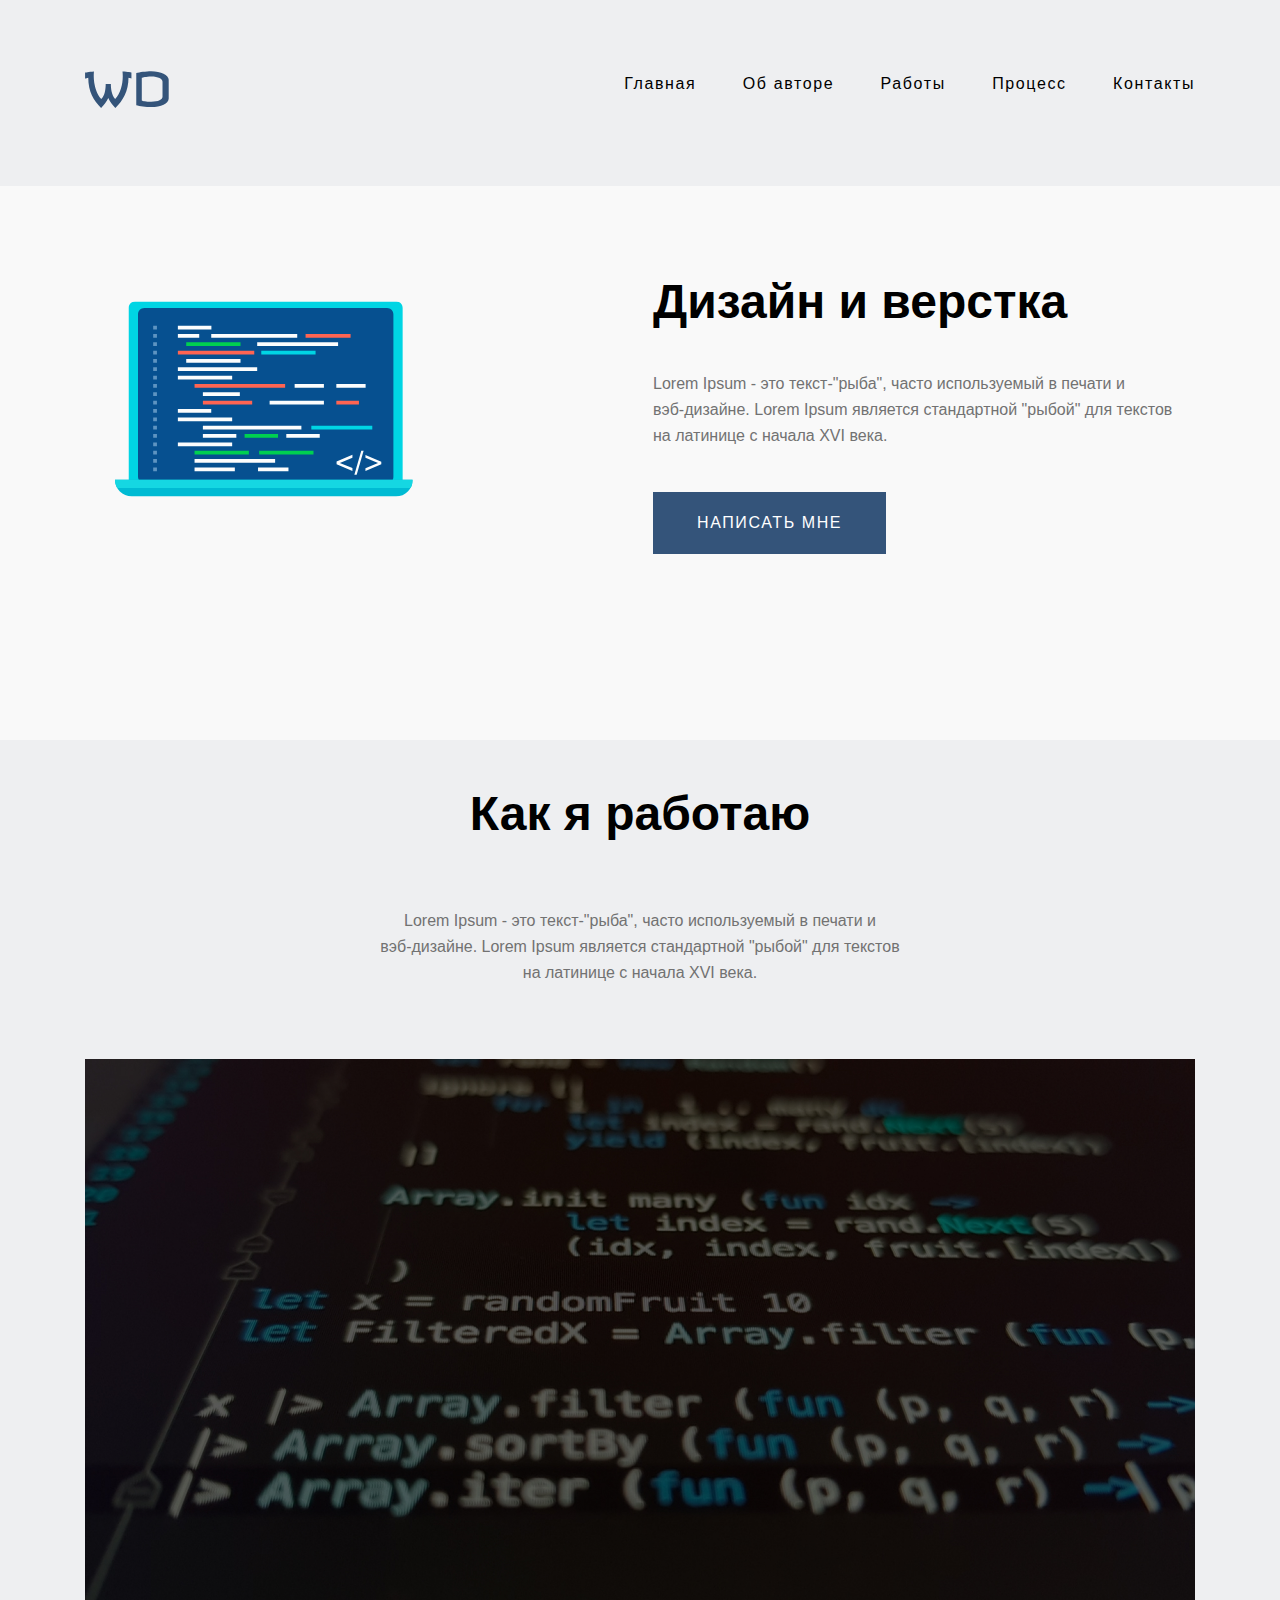
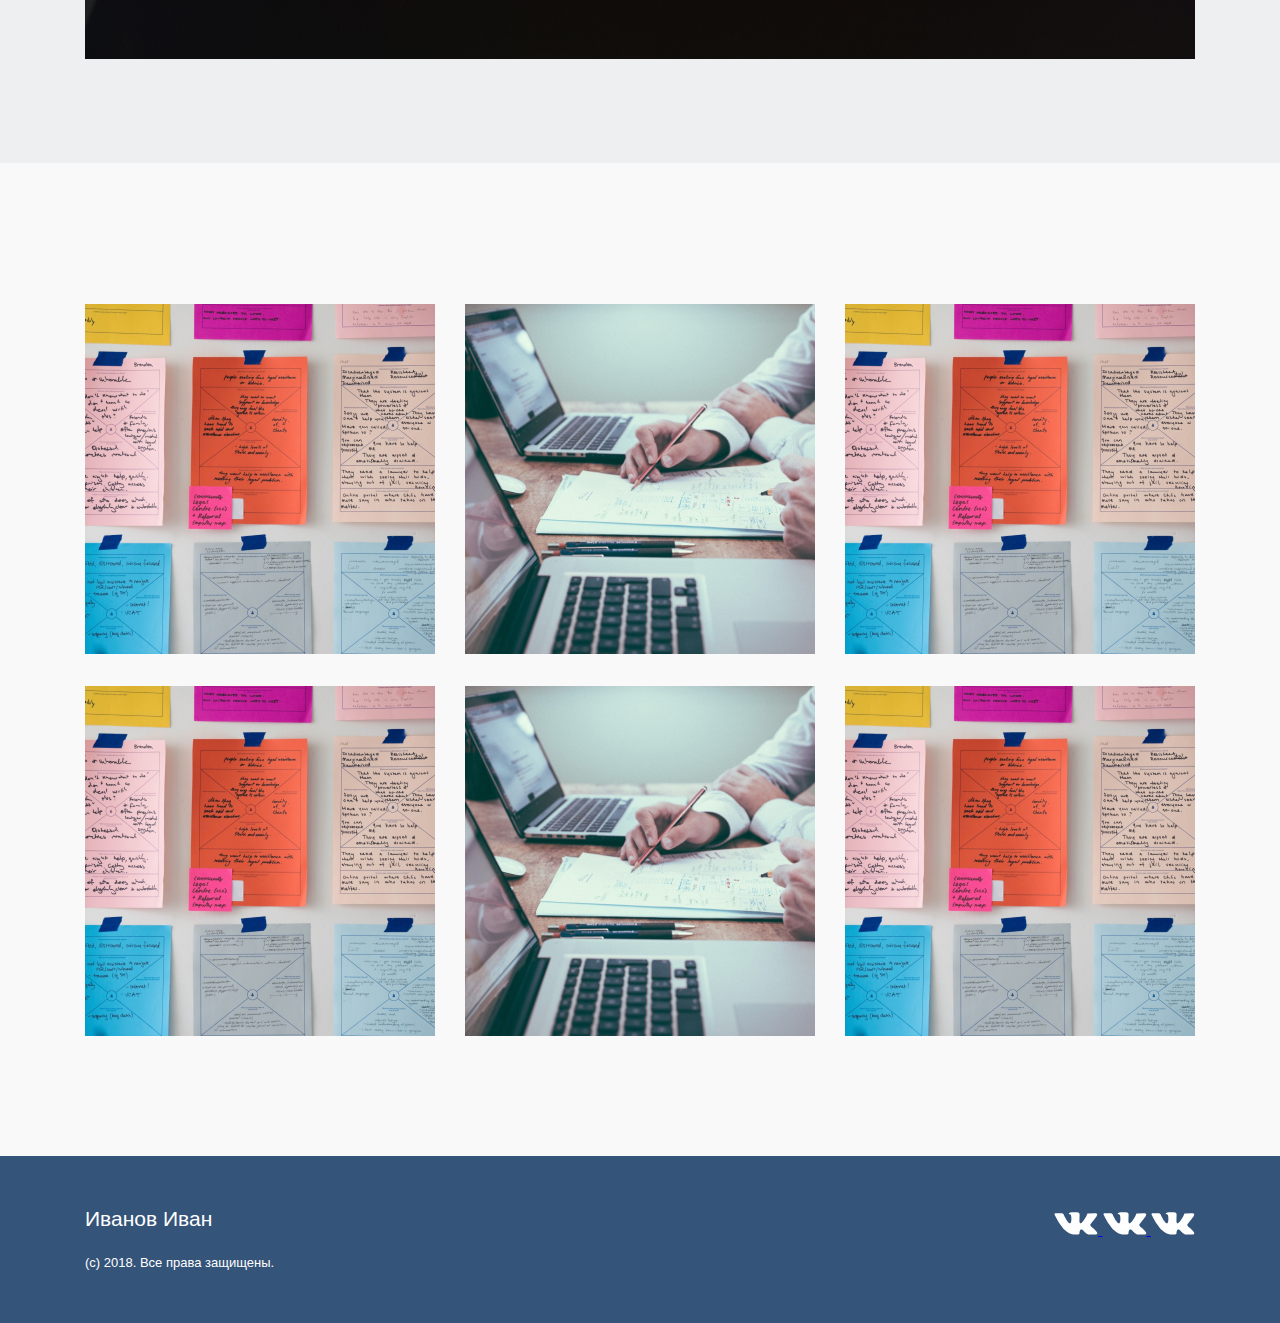
<file: development-on-float/index.html>
<!DOCTYPE html>
<html lang="ru">
<head>
	<meta charset="UTF-8">
	<meta name="viewport" content="width=device-width, initial-scale=1.0">
	<link rel="stylesheet" href="css/style.css">
	<title>Document</title>
</head>
<body class="body">
	<!--<h1></h1>-->
	<header class="header">
		<div class="container clearfix">
			<a class="logo" href="#">
				<img src="img/logo.svg" width="84" height="38" alt="">
			</a>
			<nav class="main-menu">
				<a href="#">Главная</a>
				<a href="#">Об авторе</a>
				<a href="#">Работы</a>
				<a href="#">Процесс</a>
				<a href="#">Контакты</a>
			</nav>
		</div>
	</header>
	<main class="main">
		<section class="general">
			<div class="container clearfix">		
				<div class="notebook">
					<img class="intro-img" src="img/notebook.svg" width="358" height="235" alt="">
				</div>
				<div class="intro">
					<h2 class="intro-title">Дизайн и верстка</h2>
					<p class="intro-text">Lorem Ipsum - это текст-"рыба", часто используемый в печати и <br>вэб-дизайне. Lorem Ipsum является стандартной "рыбой" для текстов <br>на латинице с начала XVI века.</p>
					<button class="intro-btn" type="button">Написать мне</button>
				</div>
			</div>
		</section>
		<section class="about">
			<div class="container">
				<h2 class="about-title">Как я работаю</h2>
				<div class="about-text">
					<p>Lorem Ipsum - это текст-"рыба", часто используемый в печати и <br>вэб-дизайне. Lorem Ipsum является стандартной "рыбой" для текстов на латинице с начала XVI века.</p>
				</div>
				<img class="about-image" src="img/about-me.jpg" width="1110" height="600" alt="">
			</div>
		</section>
		<section class="container clearfix project">
				<!--<h2></h2>-->
				<div class="my-work">
					<img src="img/project1.jpg" width="350" height="350" alt="">
				</div>	
				<div class="my-work">
					<img src="img/project2.jpg" width="350" height="350" alt="">
				</div>
				<div class="my-work no-margin">
					<img src="img/project1.jpg" width="350" height="350" alt="">
				</div>	
				<div class="my-work">		
					<img src="img/project1.jpg" width="350" height="350" alt="">
				</div>
				<div class="my-work">
					<img src="img/project2.jpg" width="350" height="350" alt="">
				</div>
				<div class="my-work no-margin">
					<img src="img/project1.jpg" width="350" height="350" alt="">
				</div>	
		</section>
	</main>
	<footer class="footer">
		<div class="container clearfix">
			<div class="footer-left">
				<p class="name">Иванов Иван</p>
				<p class="right">(с) 2018. Все права защищены.</p>
			</div>
			<div class="footer-right">
				<a href="#">
					<img src="img/soc-netw.svg" width="44" height="23" alt="">
				</a>
				<a href="#">
					<img src="img/soc-netw.svg" width="44" height="23" alt="">
				</a>
				<a href="#">
					<img src="img/soc-netw.svg" width="44" height="23" alt="">
				</a>
			</div>
		</div>
	</footer>
</body>
</html>
</file>
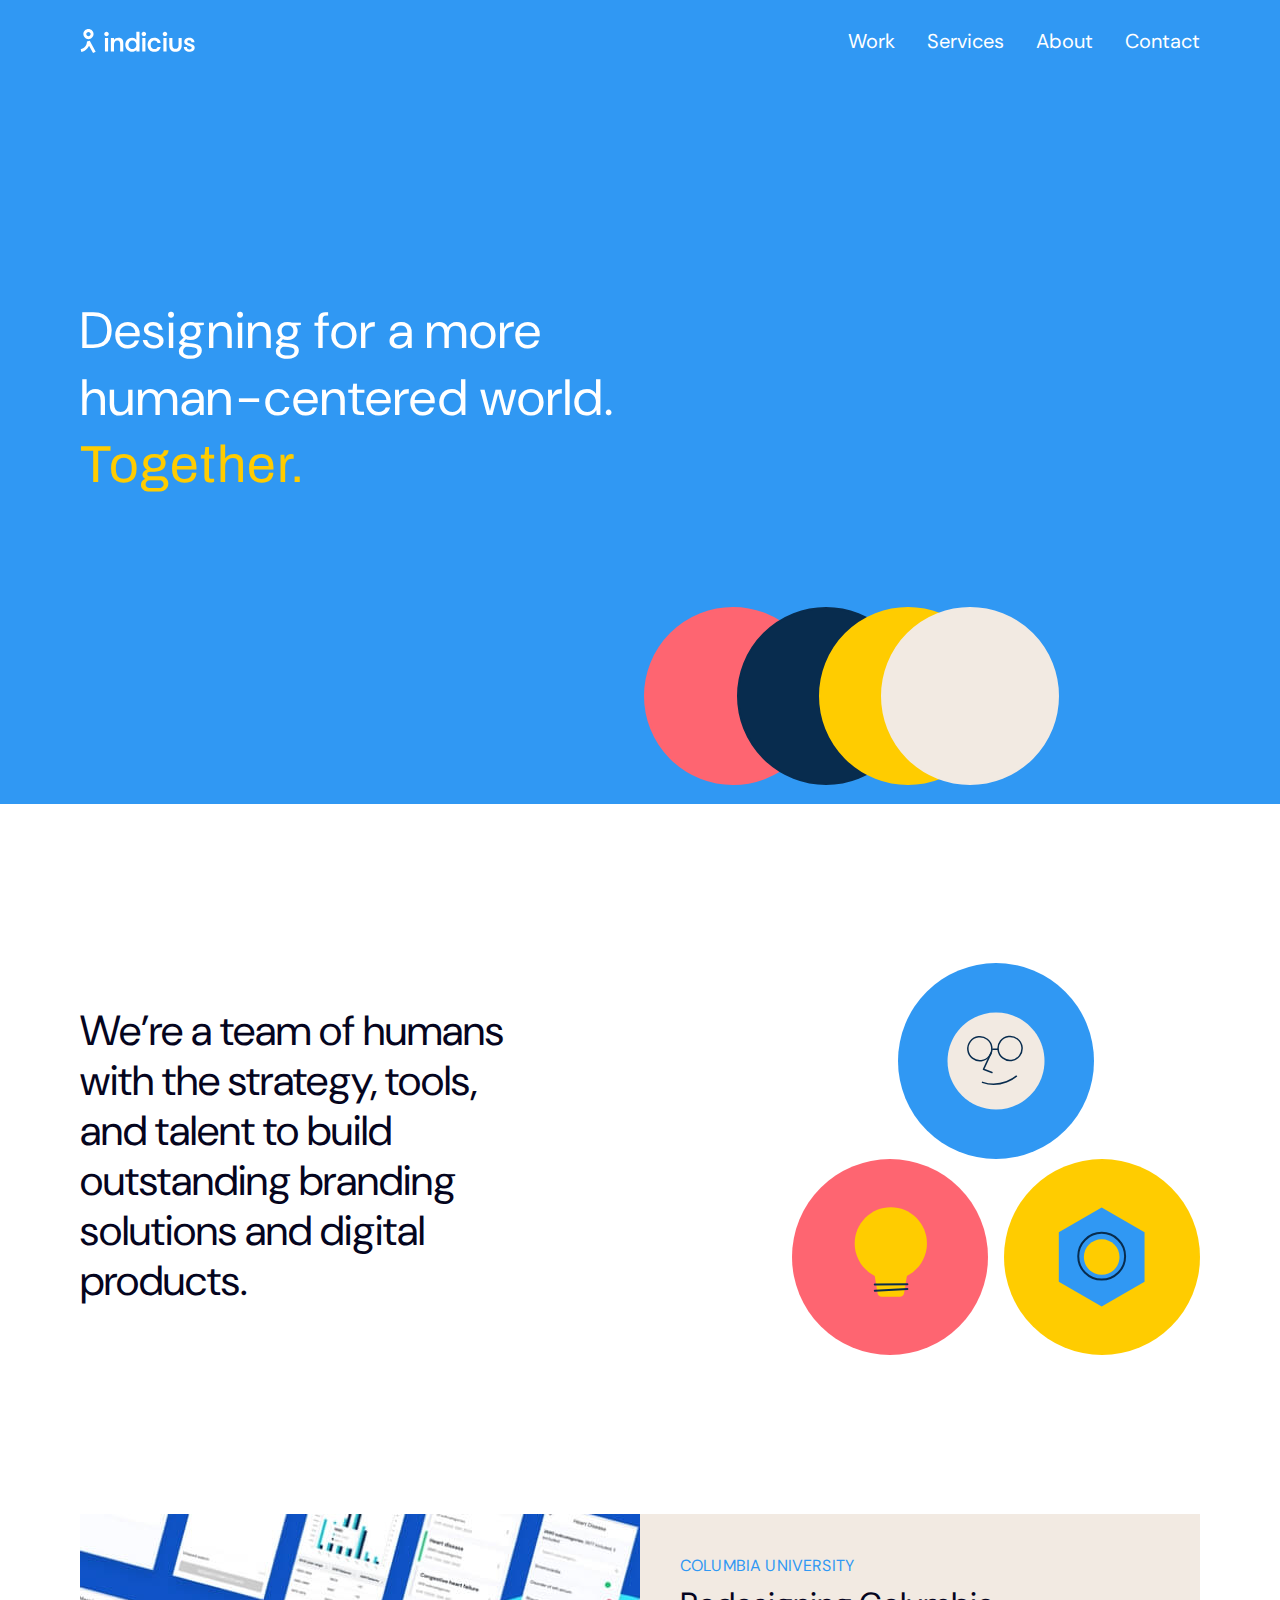
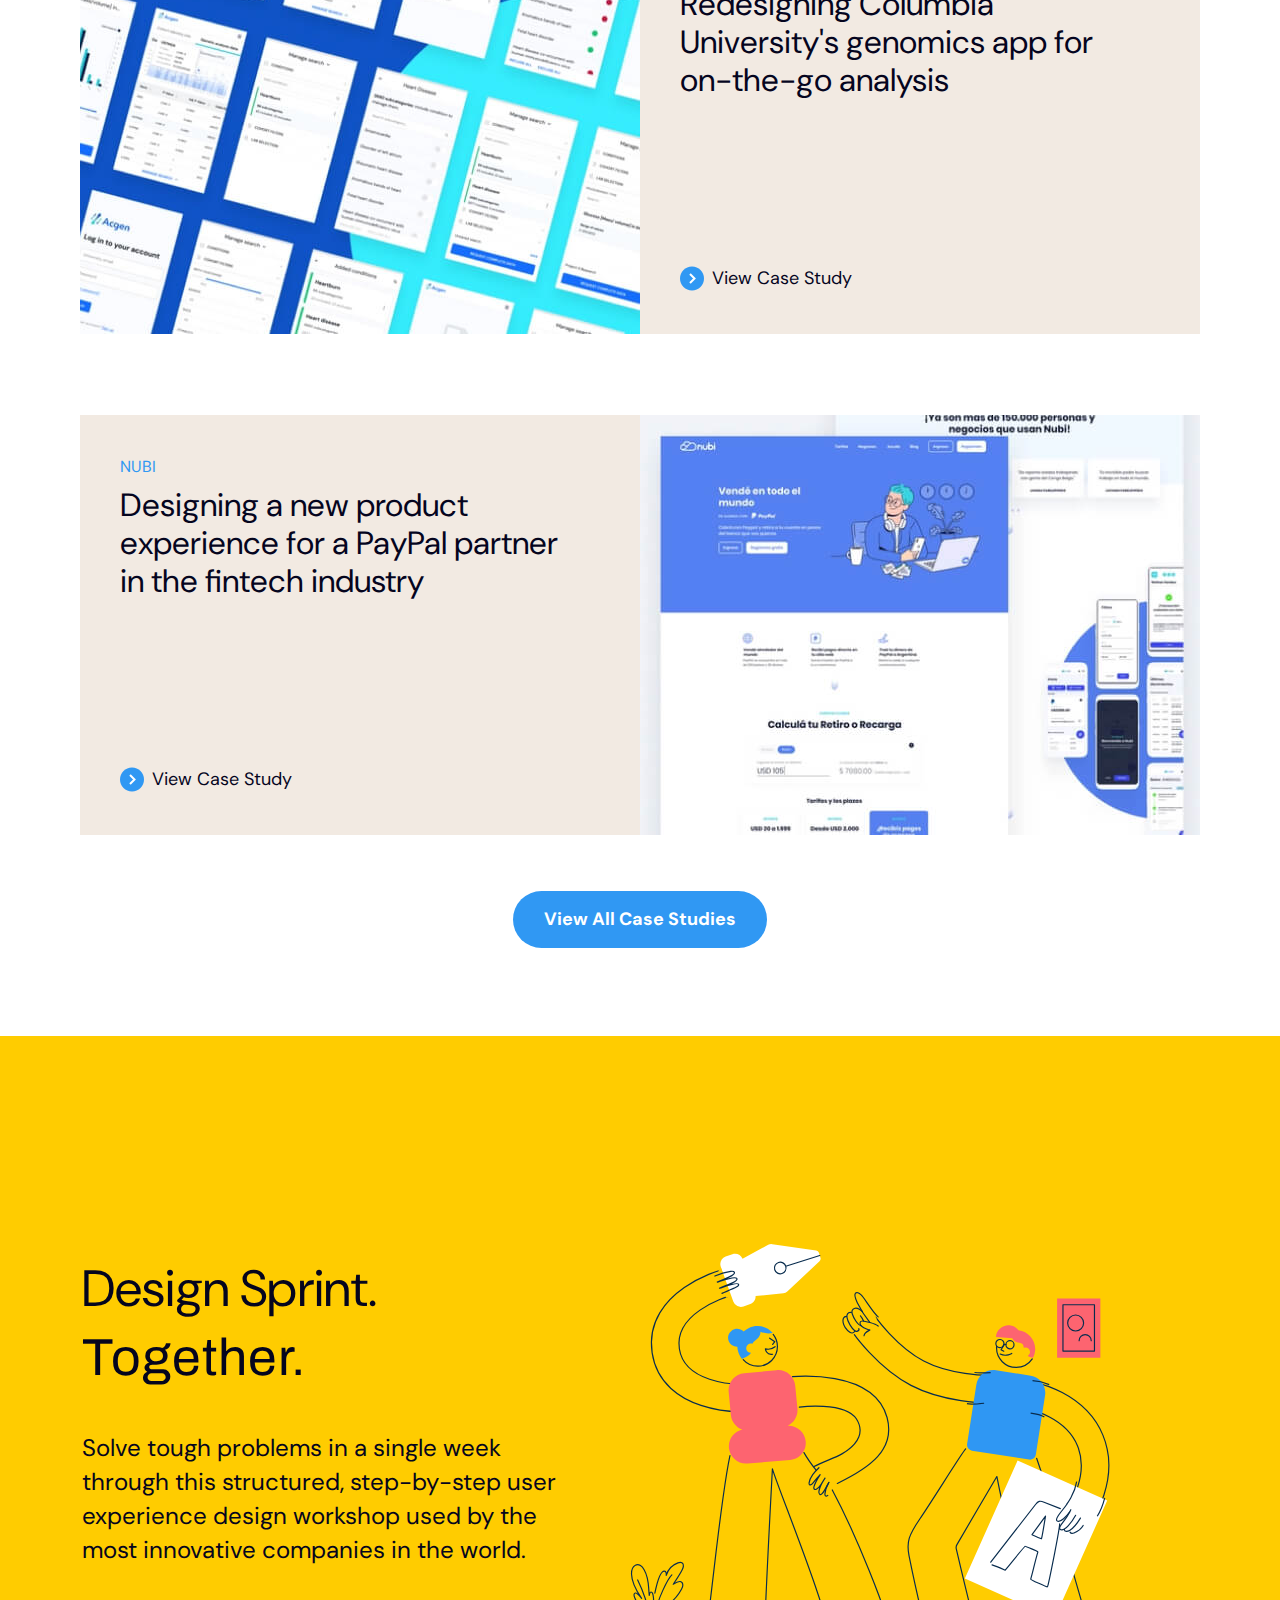
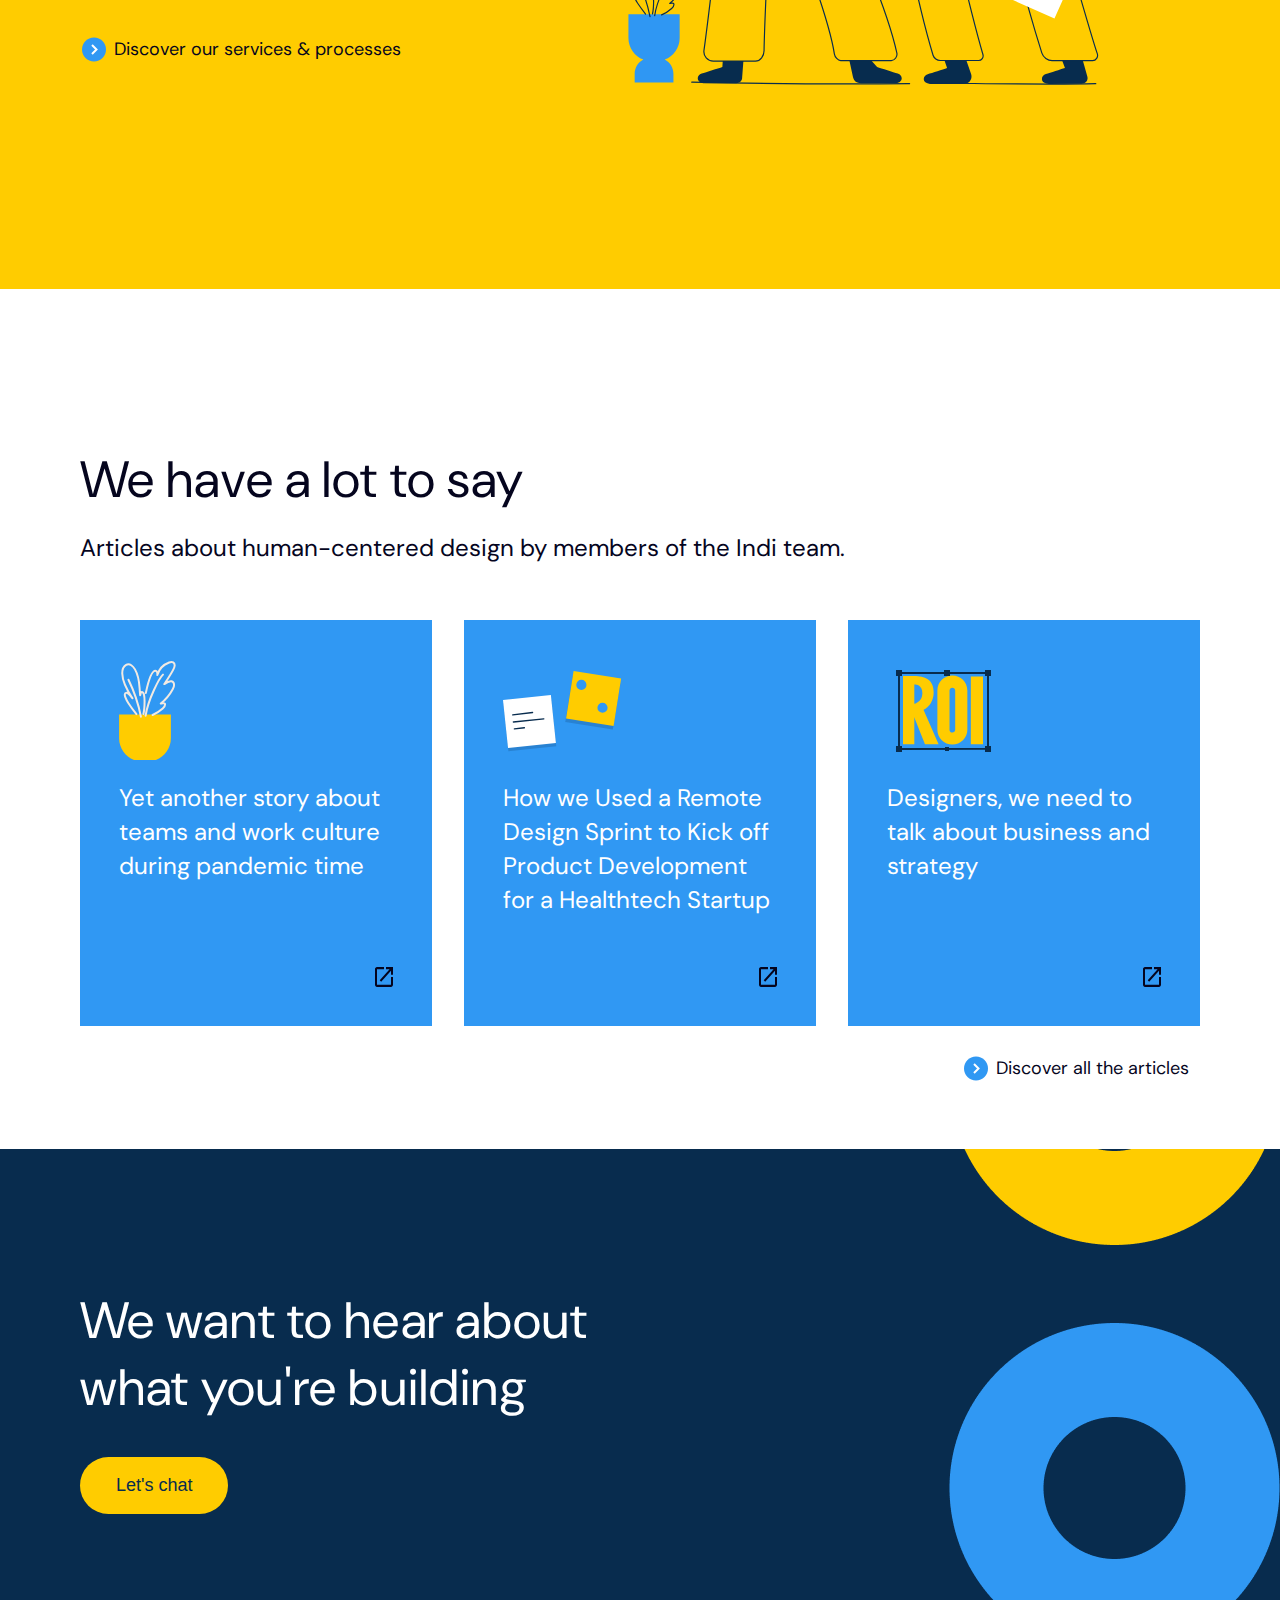
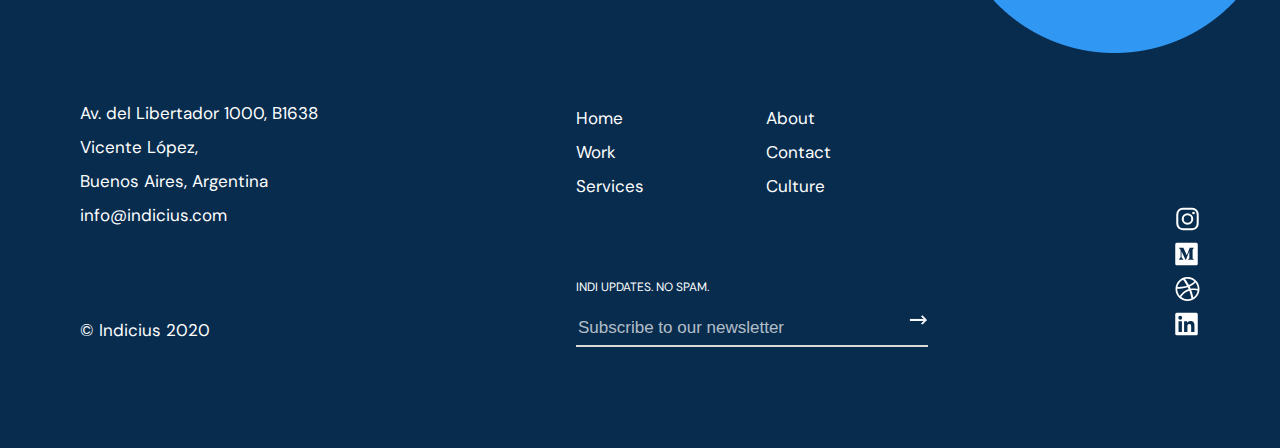
<file: layout-Figma-Designing-on-flex/index.html>
<!DOCTYPE html>
<html lang="en">
<head>
	<meta charset="UTF-8">
	<meta name="viewport" content="width=device-width, initial-scale=1.0">
	<link rel="preconnect" href="https://fonts.googleapis.com">
<link rel="preconnect" href="https://fonts.gstatic.com" crossorigin>
<link href="https://fonts.googleapis.com/css2?family=Archivo&family=DM+Sans:wght@400;500;700&display=swap" rel="stylesheet">
	<link rel="stylesheet" href="css/style.css">	
	<title>Indicius</title>
</head>
<body class="body">
	<header class="header">	
		<div class="container">	
			<div class="logo-menu">	
				<a class="logo" href="#">				
					<img src="img/logo.svg" width="115" height="24" alt="indicius">
				</a>
				<nav class="main-menu">
					<ul class="main-menu-list">	
						<li><a href="#"> Work</a></li>	
						<li><a href="#">Services</a></li>	
						<li><a href="#">About</a></li>	
						<li><a href="#">Contact</a></li>	
					</ul>	
				</nav>		
			</div>
		</div>
	</header>
	<main>	
		<article class="designing-circle">	
			<div class="container">	
				<h2 class="designing-title">Designing for a more human-centered world.</h2>					
				<p class="designing-p">Together.</p>	
				<div class="circle">				
					<div class="red-circle circle-gen"></div>
					<div class="black-circle circle-gen"></div>
					<div class="yellow-circle circle-gen"></div>
					<div class="white-circle circle-gen"></div>
				</div>
			</div>			
		</article>
		<div class="container">
			<section class="team">
				<h2 class="visually-hidden">We’re a team of humans</h2>
				<p class="team-p">We’re a team of humans with the strategy, tools, and talent to build outstanding branding solutions and digital products.</p>
				<div class="team-img">
					<div class="circle-team circle-01">
						<svg width="100" height="100" viewBox="0 0 100 100" fill="none" xmlns="http://www.w3.org/2000/svg">
							<path d="M50.0007 98.4832C76.7781 98.4832 98.4855 76.7758 98.4855 49.9984C98.4855 23.221 76.7781 1.51361 50.0007 1.51361C23.2233 1.51361 1.51593 23.221 1.51593 49.9984C1.51593 76.7758 23.2233 98.4832 50.0007 98.4832Z" fill="#F2EAE2"/>
							<path d="M70.4066 65.1709C70.4066 65.1709 55.6304 77.8759 36.4766 71.3539" stroke="#082C4E" stroke-width="1.5" stroke-miterlimit="10" stroke-linecap="round" stroke-linejoin="round"/>
							<path d="M44.9807 42.0664L37.4963 58.313L45.9561 61.5096" stroke="#082C4E" stroke-width="1.5" stroke-miterlimit="10" stroke-linecap="round" stroke-linejoin="round"/>
							<path d="M35.3032 49.6646C41.887 48.8562 46.5689 42.8637 45.7604 36.2798C44.952 29.696 38.9595 25.0139 32.3757 25.8223C25.7918 26.6307 21.1099 32.6235 21.9183 39.2071C22.7267 45.791 28.7193 50.473 35.3032 49.6646Z" stroke="#082C4E" stroke-width="1.5" stroke-miterlimit="10" stroke-linecap="round" stroke-linejoin="round"/>
							<path d="M65.5212 49.3847C72.105 48.5763 76.7871 42.5838 75.9787 35.9999C75.1703 29.4161 69.1775 24.7343 62.5937 25.5427C56.0098 26.3511 51.3278 32.3436 52.1362 38.9274C52.9446 45.5113 58.9373 50.1931 65.5212 49.3847Z" stroke="#082C4E" stroke-width="1.5" stroke-miterlimit="10" stroke-linecap="round" stroke-linejoin="round"/>
							<path d="M46.8239 38.3657L52.0386 38.1287" stroke="#082C4E" stroke-width="1.5" stroke-miterlimit="10" stroke-linecap="round" stroke-linejoin="round"/>
							</svg>
					</div>
					<div class = "small-container">
					<div class="circle-team circle-02">
						<svg width="73" height="100" viewBox="0 0 73 100" fill="none" xmlns="http://www.w3.org/2000/svg">
							<path d="M36.815 72.6255C56.7682 72.6255 72.9434 56.4439 72.9434 36.4829C72.9434 16.5219 56.7682 0.340332 36.815 0.340332C16.8619 0.340332 0.686707 16.5219 0.686707 36.4829C0.686707 56.4439 16.8619 72.6255 36.815 72.6255Z" fill="#FFCC00"/>
							<path d="M20.5574 68.1052H53.073L50.0588 86.1977C49.7133 88.2712 47.922 89.7908 45.8233 89.7908H27.8072C25.7084 89.7908 23.9171 88.2711 23.5717 86.1977L20.5574 68.1052Z" fill="#FFCC00"/>
							<path d="M53.3735 82.0885L20.7933 83.8122" stroke="#082C4E" stroke-width="2" stroke-miterlimit="10" stroke-linecap="round" stroke-linejoin="round"/>
							<path d="M53.3953 77.1873L20.7703 77.4194" stroke="#082C4E" stroke-width="2" stroke-miterlimit="10" stroke-linecap="round" stroke-linejoin="round"/>
						</svg> 
					</div>												
					<div class="circle-team circle-03">
						<svg width="100" height="100" viewBox="0 0 100 100" fill="none" xmlns="http://www.w3.org/2000/svg">
							<path d="M49.6828 0.55835L92.5432 25.2735V74.7039L49.6828 99.419L6.82239 74.7039V25.2735L49.6828 0.55835Z" fill="#3098F3"/>
							<path d="M49.6826 32.1927C59.5224 32.1927 67.4993 40.1598 67.4993 49.9876C67.4993 59.8155 59.5224 67.7826 49.6826 67.7826C39.8427 67.7826 31.8658 59.8155 31.8658 49.9876C31.8658 40.1598 39.8427 32.1927 49.6826 32.1927Z" fill="#FFCC00"/>
							<path d="M49.6763 72.5653C62.6137 72.5653 73.1015 62.1108 73.1015 49.2146C73.1015 36.3184 62.6137 25.864 49.6763 25.864C36.739 25.864 26.2512 36.3184 26.2512 49.2146C26.2512 62.1108 36.739 72.5653 49.6763 72.5653Z" stroke="#082C4E" stroke-width="2" stroke-miterlimit="10" stroke-linecap="round" stroke-linejoin="round"/>
							</svg>
					</div>							
				</div>						
				</div>
			</section>
			<section class="columbia-nubi">
				<h2 class="visually-hidden">Columbia University and Nubi</h2>
				<article class="columbia">
					<div class="columbia-img">					
						<img src="img/pages.jpg" alt= "pages">
					</div>
					<div class="columbia-text">
						<div class="columbia-text-inset">
							<a class="columbia-title" href="#">Columbia University</a>
							<h2 class="columbia-p">Redesigning Columbia University's genomics app for on-the-go analysis</h2>
							<a class="link" href="">									
								<svg width="24" height="25" viewBox="0 0 24 25" fill="none" xmlns="http://www.w3.org/2000/svg">
								<path d="M12 24.5C18.6274 24.5 24 19.1274 24 12.5C24 5.87258 18.6274 0.5 12 0.5C5.37258 0.5 0 5.87258 0 12.5C0 19.1274 5.37258 24.5 12 24.5Z" fill="#3098F3"/>
								<path d="M10 8L14.5 12.5L10 17" stroke="white" stroke-width="2" stroke-miterlimit="10"/>
								</svg>	
								View Case Study 
							</a>
						</div>
					</div>						
				</article>
				<article class="columbia">
					<div class="columbia-img">					
						<img src="img/nubi.jpg" alt= "nubi">
					</div>
					<div class="columbia-text">
						<div class="columbia-text-inset nubi-text-inset ">
							<a class="columbia-title">Nubi</a>
							<h2 class="columbia-p">Designing a new product experience for a PayPal partner in the fintech industry</h2>
							<a class="link" href="">								
								<svg width="24" height="25" viewBox="0 0 24 25" fill="none" xmlns="http://www.w3.org/2000/svg">
								<path d="M12 24.5C18.6274 24.5 24 19.1274 24 12.5C24 5.87258 18.6274 0.5 12 0.5C5.37258 0.5 0 5.87258 0 12.5C0 19.1274 5.37258 24.5 12 24.5Z" fill="#3098F3"/>
								<path d="M10 8L14.5 12.5L10 17" stroke="white" stroke-width="2" stroke-miterlimit="10"/>
								</svg>	
								View Case Study
							</a>
						</div>	
					</div>						
				</article>
				<div class="all-case-study">
				<a class="case-study-btn" href="#">View All Case Studies</a>
				</div>
			</section>			
		</div>
		<section class="design">
			<div class="container">					
				<div class="design-text">
					<div class="design-text-inset">
						<h2 class="design-title">Design Sprint.</h2>
						<p class="design-title-p">Together.</p>	
						<p class="design-p">Solve tough problems in a single week through this structured, step-by-step user experience design workshop used by the most innovative companies in the world.
						</p>
						<a class="link link-1" href="">						
							<svg width="24" height="25" viewBox="0 0 24 25" fill="none" xmlns="http://www.w3.org/2000/svg">
							<path d="M12 24.5C18.6274 24.5 24 19.1274 24 12.5C24 5.87258 18.6274 0.5 12 0.5C5.37258 0.5 0 5.87258 0 12.5C0 19.1274 5.37258 24.5 12 24.5Z" fill="#3098F3"/>
							<path d="M10 8L14.5 12.5L10 17" stroke="white" stroke-width="2" stroke-miterlimit="10"/>
							</svg>	
							Discover our services & processes
						</a>
					</div>	
					<div class="design-sprint-img">							
						<img class="design-img" src="img/design-img.svg" alt="" width="627" height="607">
					</div>
     		</div>
			</div>
		</section>
		<div class="container">
			<section class="we-have-a-lot-to-say">
				<h2 class="we-have-title">We have a lot to say</h2>
				<p class="we-have-p">Articles about human-centered design by members of the Indi team.</p>
				<div class="we-have-list">
					<article class="we-have-list-item">
						<div class="we-have-list-item-box">
							<div class="we-have-list-text">
								<p class="we-have-list-p">Yet another story about teams and work culture during pandemic time</p>
							</div>	
							<a href="#" class="we-have-list-item-box-icon">	
									<svg width="18" height="20" fill="none" xmlns="http://www.w3.org/2000/svg"><path d="M16 17.778H2V2.222h7V0H2C.89 0 0 1 0 2.222v15.556C0 19 .89 20 2 20h14c1.1 0 2-1 2-2.222V10h-2v7.778ZM11 0v2.222h3.59L4.76 13.144l1.41 1.567L16 3.79v3.989h2V0h-7Z" fill="#05051E"/></svg>
							</a>	
						</div>
					</article>
					<article class="we-have-list-item">
						<div class="we-have-list-item-box">
							<div class="we-have-list-text we-have-list-text-1">
								<p class="we-have-list-p">How we Used a Remote Design Sprint to Kick off Product Development for a Healthtech Startup</p>
							</div>	
							<a href="#" class="we-have-list-item-box-icon">	
									<svg width="18" height="20" fill="none" xmlns="http://www.w3.org/2000/svg"><path d="M16 17.778H2V2.222h7V0H2C.89 0 0 1 0 2.222v15.556C0 19 .89 20 2 20h14c1.1 0 2-1 2-2.222V10h-2v7.778ZM11 0v2.222h3.59L4.76 13.144l1.41 1.567L16 3.79v3.989h2V0h-7Z" fill="#05051E"/></svg>
							</a>	
						</div>
					</article>
					<article class="we-have-list-item">
						<div class="we-have-list-item-box">
							<div class="we-have-list-text we-have-list-text-2">
								<p class="we-have-list-p">Designers, we need to talk about business and strategy</p>
							</div>	
							<a href="#" class="we-have-list-item-box-icon">	
									<svg width="18" height="20" fill="none" xmlns="http://www.w3.org/2000/svg"><path d="M16 17.778H2V2.222h7V0H2C.89 0 0 1 0 2.222v15.556C0 19 .89 20 2 20h14c1.1 0 2-1 2-2.222V10h-2v7.778ZM11 0v2.222h3.59L4.76 13.144l1.41 1.567L16 3.79v3.989h2V0h-7Z" fill="#05051E"/></svg>
							</a>	
						</div>
					</article>
				</div>
				<div class="we-have-discover">
				<a class="link" href="">
					<svg width="24" height="25" viewBox="0 0 24 25" fill="none" xmlns="http://www.w3.org/2000/svg">
						<path d="M12 24.5C18.6274 24.5 24 19.1274 24 12.5C24 5.87258 18.6274 0.5 12 0.5C5.37258 0.5 0 5.87258 0 12.5C0 19.1274 5.37258 24.5 12 24.5Z" fill="#3098F3"/>
						<path d="M10 8L14.5 12.5L10 17" stroke="white" stroke-width="2" stroke-miterlimit="10"/>
						</svg>
						Discover all the articles	
				</a>
				</div>
			</section>
		</div>
	</main>
	<footer class="footer">
		<div class="bg-we-want">
			<div class="container">
				<h2 class="we-want-title">We want to hear about what you're building</h2>
				<button class="we-want-btn" type="button">Let's chat</button>
				<article class="about-us">
					<div class="about-us-adress">
						<ul class="about-us-ul">
							<li>Av. del Libertador 1000, B1638</li>
							<li>Vicente López,</li> 
							<li>Buenos Aires, Argentina</li>
							<li>info@indicius.com</li>
						</ul>
						<p class="about-ind">© Indicius 2020</p>					
					</div>
					<div class="about-menu-form">
						<div class="about-menu">
							<ul class="about-menu-work">	
								<li><a href="#"> Home</a></li>	
								<li><a href="#">Work</a></li>	
								<li><a href="#">Services</a></li>	
							</ul>
							<ul class="about-menu-about">	
								<li><a href="#">About</a></li>	
								<li><a href="#">Contact</a></li>	
								<li><a href="#">Culture</a></li>	
							</ul>
						</div>
						<div class="about-form">
							<p class="form-p">Indi updates. No spam.</p>
							<form class="form" action="https://fom.in.ua/echo" method="post">
								<label class="form-label">
									<input class="subscribe" type="email" name="mail" required placeholder="Subscribe to our newsletter">									
								</label>											
									<button class="form-btn" type="submit" value=""></button>													
							</form>								
						</div>																	
					</div>
					<div class="about-network">
						<a href="#" class="about-network-1 link-2">
							<svg width="25" height="24" fill="none" xmlns="http://www.w3.org/2000/svg"><path d="M12.5 2.775c3 0 3.36.011 4.546.065a4.82 4.82 0 0 1 3.382 1.23 4.82 4.82 0 0 1 1.23 3.382c.053 1.189.067 1.548.067 4.548s-.011 3.36-.065 4.546a4.82 4.82 0 0 1-1.23 3.382 4.819 4.819 0 0 1-3.382 1.23c-1.186.053-1.542.065-4.546.065-3.004 0-3.359-.011-4.546-.066a4.82 4.82 0 0 1-3.382-1.229 4.819 4.819 0 0 1-1.23-3.382c-.055-1.187-.069-1.542-.069-4.546 0-3.004.011-3.36.065-4.546a4.82 4.82 0 0 1 1.23-3.382 4.82 4.82 0 0 1 3.384-1.23c1.187-.054 1.546-.067 4.546-.067Zm0-2.025c-3.055 0-3.438.013-4.639.068a6.73 6.73 0 0 0-4.725 1.82 6.728 6.728 0 0 0-1.82 4.725C1.263 8.562 1.25 8.945 1.25 12c0 3.055.013 3.438.067 4.639a6.73 6.73 0 0 0 1.82 4.725 6.728 6.728 0 0 0 4.726 1.82c1.2.055 1.584.067 4.638.067 3.055 0 3.439-.012 4.64-.067a6.73 6.73 0 0 0 4.724-1.82 6.729 6.729 0 0 0 1.82-4.725c.055-1.2.068-1.584.068-4.639s-.013-3.438-.067-4.639a6.73 6.73 0 0 0-1.82-4.725A6.728 6.728 0 0 0 17.14.816C15.938.763 15.555.75 12.5.75Z" fill="#fff"/><path d="M12.5 6.226a5.775 5.775 0 1 0 0 11.55 5.775 5.775 0 0 0 0-11.55Zm0 9.525a3.75 3.75 0 1 1 0-7.501 3.75 3.75 0 0 1 0 7.5ZM18.505 7.345a1.35 1.35 0 1 0 0-2.7 1.35 1.35 0 0 0 0 2.7Z" fill="#fff"/></svg>
						</a>
						<a href="#" class="about-network-2 link-2">
							<svg width="23" height="24" fill="none" xmlns="http://www.w3.org/2000/svg"><path d="M21.25.75H1.75a1.5 1.5 0 0 0-1.5 1.5v19.5a1.5 1.5 0 0 0 1.5 1.5h19.5a1.5 1.5 0 0 0 1.5-1.5V2.25a1.5 1.5 0 0 0-1.5-1.5Zm-2.308 5.331-1.207 1.156a.352.352 0 0 0-.134.34v8.5a.352.352 0 0 0 .134.34l1.179 1.157v.253h-5.925v-.253l1.22-1.187c.12-.12.12-.155.12-.338V9.178l-3.394 8.625h-.458L6.522 9.178v5.775a.8.8 0 0 0 .22.663l1.587 1.925v.254h-4.5v-.254l1.588-1.925a.771.771 0 0 0 .205-.663v-6.68a.585.585 0 0 0-.192-.492l-1.413-1.7v-.254H8.4l3.388 7.425 2.978-7.425h4.177v.254Z" fill="#fff"/></svg>
						</a>
						<a href="#" class="about-network-3 link-2">
							<svg width="25" height="24" fill="none" xmlns="http://www.w3.org/2000/svg"><path fill-rule="evenodd" clip-rule="evenodd" d="M12.5 24c-6.6 0-12-5.4-12-12s5.4-12 12-12 12 5.4 12 12-5.4 12-12 12Zm10.125-10.35c-.375-.15-3.15-.975-6.375-.45 1.35 3.675 1.875 6.675 2.025 7.275 2.25-1.5 3.9-3.975 4.35-6.825Zm-6.15 7.8c-.15-.9-.75-4.05-2.175-7.8h-.075c-5.775 2.025-7.875 6-8.025 6.375a10.171 10.171 0 0 0 6.3 2.175c1.425.075 2.775-.225 3.975-.75ZM4.85 18.9c.225-.375 3.075-5.025 8.325-6.75.15-.075.3-.075.375-.15-.225-.6-.525-1.2-.825-1.725-5.1 1.5-10.05 1.5-10.5 1.425v.3c0 2.625 1.05 5.025 2.625 6.9Zm-2.4-9c.45 0 4.65 0 9.45-1.275-1.725-3-3.525-5.55-3.825-5.925C5.3 4.125 3.125 6.75 2.45 9.9Zm7.65-7.875c.3.375 2.175 2.925 3.825 6 3.675-1.35 5.175-3.45 5.4-3.675-1.8-1.575-4.2-2.55-6.825-2.55-.825 0-1.65.075-2.4.225ZM20.45 5.55c-.225.3-1.95 2.475-5.7 4.05.225.525.45.975.675 1.5.075.15.15.375.225.525 3.375-.45 6.825.225 7.125.3-.075-2.4-.9-4.65-2.325-6.375Z" fill="#fff"/></svg>
						</a>
						<a href="#" class="about-network-4 link-2">
							<svg width="23" height="24" fill="none" xmlns="http://www.w3.org/2000/svg"><path d="M21.25.75H1.75a1.5 1.5 0 0 0-1.5 1.5v19.5a1.5 1.5 0 0 0 1.5 1.5h19.5a1.5 1.5 0 0 0 1.5-1.5V2.25a1.5 1.5 0 0 0-1.5-1.5ZM6.915 19.945H3.53V9.188h3.385v10.758ZM5.223 7.711a1.969 1.969 0 1 1 .012-3.938 1.969 1.969 0 0 1-.013 3.938Zm14.243 12.234H16.15v-5.203c0-1.265 0-2.813-1.762-2.813-1.763 0-1.975 1.337-1.975 2.742v5.345H9.1V9.188h3.102v1.476h.07a3.526 3.526 0 0 1 3.174-1.758c3.385 0 4.019 2.25 4.019 5.133v5.906Z" fill="#fff"/></svg>
						</a>
					</div>						
				</article>
			</div>
		</div>
	</footer>			
</body>
</html>
</file>
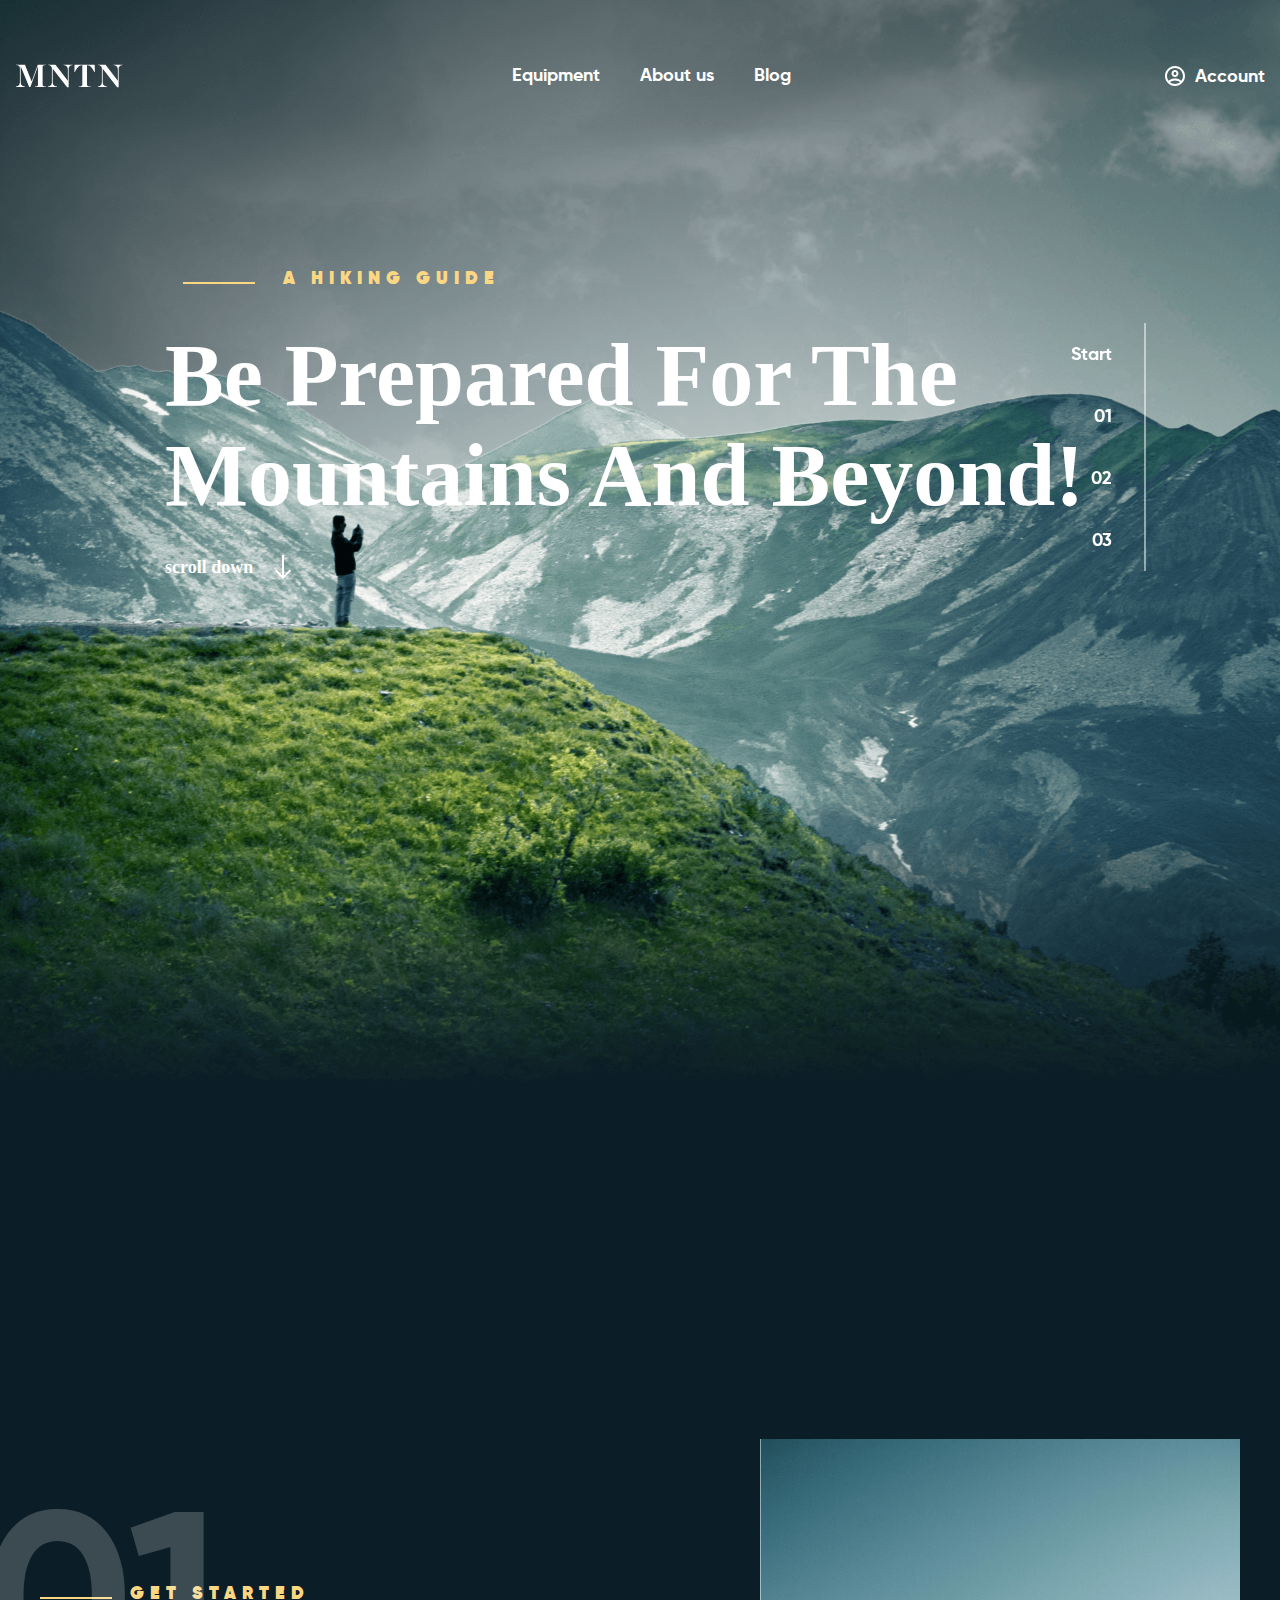
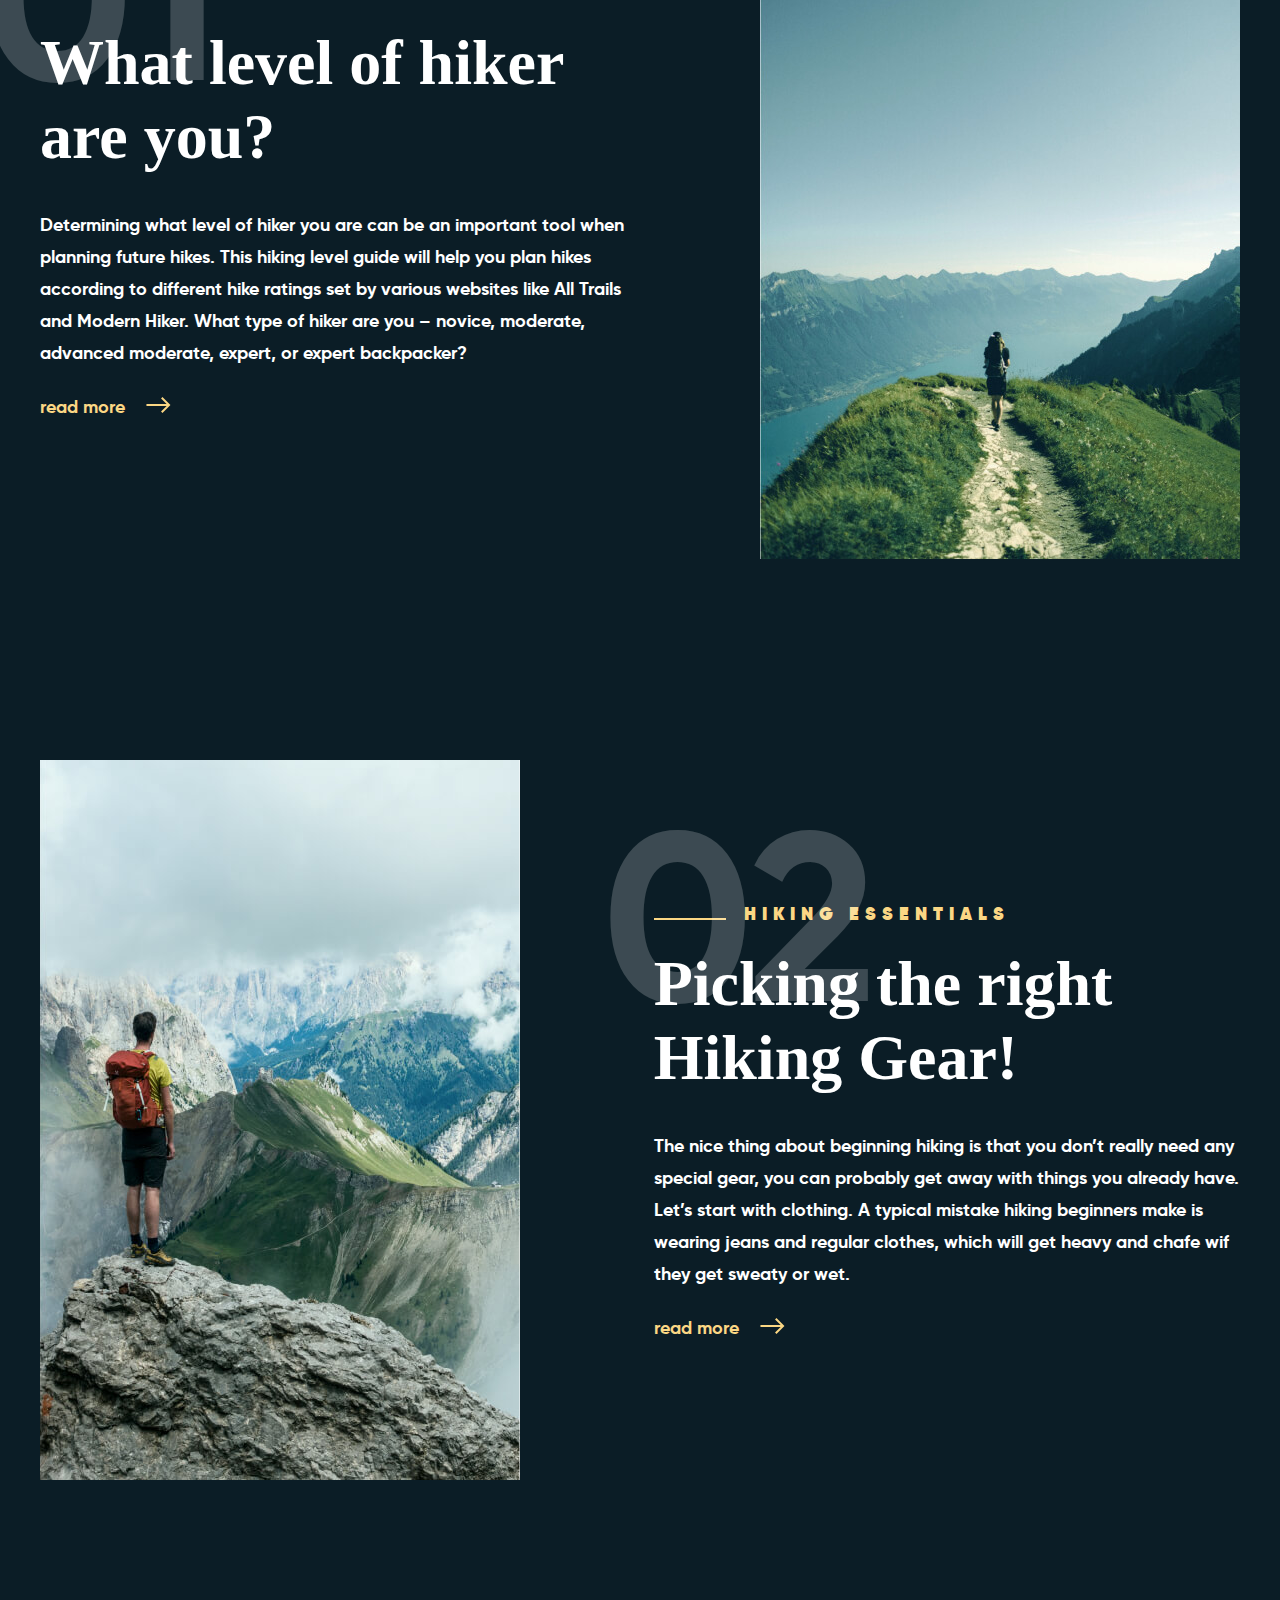
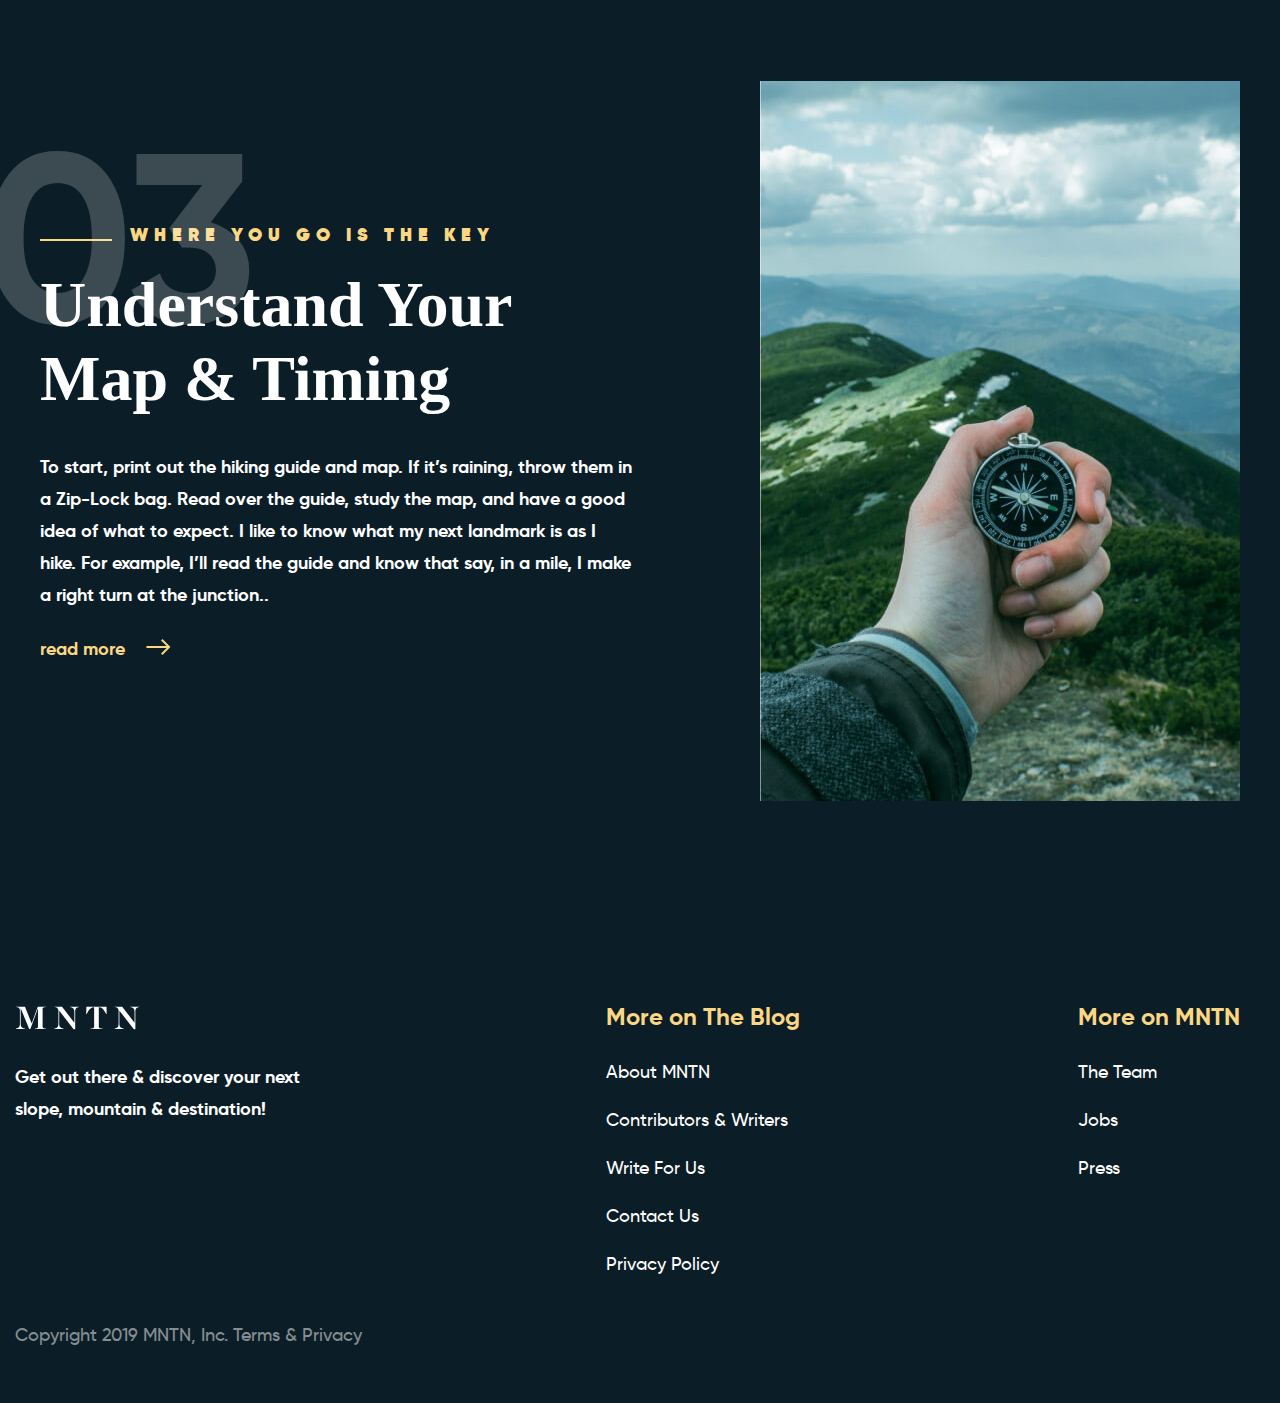
<file: layout-Figma-Hiking-on-flex/index.html>
<!DOCTYPE html>
<html lang="en">
<head>
	<meta charset="UTF-8">
	<meta name="viewport" content="width=device-width, initial-scale=1.0">
	<link rel="stylesheet" href="css/style.css">	
	<title>Mntn</title>
</head>
<body class="body">	
	<header class="container container--lg">
		<section class="logo-descr">
			<h2 class="visually-hidden">Be prepared for the Mountains and beyond!</h2>
		<div class="logo" id="start">
			<a class="logo__img" href="#">				
				<img src="img/logo.svg" width="108" height="24" alt="Mntn">
			</a>
		</div>
		<div class="descr">
			<ul class="descr__list">	
				<li><a href="#">Equipment</a></li>	
				<li><a href="#">About us</a></li>	
				<li><a href="#">Blog</a></li>	
			</ul>					
		</div>
		<div class="acc">
			<a class="acc__link" href="">
				<svg width="24" height="24" viewBox="0 0 24 24" fill="none" xmlns="http://www.w3.org/2000/svg">
					<path fill-rule="evenodd" clip-rule="evenodd" d="M12 2C6.48 2 2 6.48 2 12C2 17.52 6.48 22 12 22C17.52 22 22 17.52 22 12C22 6.48 17.52 2 12 2ZM7.07 18.28C7.5 17.38 10.12 16.5 12 16.5C13.88 16.5 16.51 17.38 16.93 18.28C15.57 19.36 13.86 20 12 20C10.14 20 8.43 19.36 7.07 18.28ZM18.36 16.83C16.93 15.09 13.46 14.5 12 14.5C10.54 14.5 7.07 15.09 5.64 16.83C4.62 15.49 4 13.82 4 12C4 7.59 7.59 4 12 4C16.41 4 20 7.59 20 12C20 13.82 19.38 15.49 18.36 16.83V16.83ZM12 6C10.06 6 8.5 7.56 8.5 9.5C8.5 11.44 10.06 13 12 13C13.94 13 15.5 11.44 15.5 9.5C15.5 7.56 13.94 6 12 6ZM12 11C11.17 11 10.5 10.33 10.5 9.5C10.5 8.67 11.17 8 12 8C12.83 8 13.5 8.67 13.5 9.5C13.5 10.33 12.83 11 12 11Z" fill="white"/>
					<mask id="mask0_1_43" style="mask-type:alpha" maskUnits="userSpaceOnUse" x="2" y="2" width="20" height="20">
					<path fill-rule="evenodd" clip-rule="evenodd" d="M12 2C6.48 2 2 6.48 2 12C2 17.52 6.48 22 12 22C17.52 22 22 17.52 22 12C22 6.48 17.52 2 12 2ZM7.07 18.28C7.5 17.38 10.12 16.5 12 16.5C13.88 16.5 16.51 17.38 16.93 18.28C15.57 19.36 13.86 20 12 20C10.14 20 8.43 19.36 7.07 18.28ZM18.36 16.83C16.93 15.09 13.46 14.5 12 14.5C10.54 14.5 7.07 15.09 5.64 16.83C4.62 15.49 4 13.82 4 12C4 7.59 7.59 4 12 4C16.41 4 20 7.59 20 12C20 13.82 19.38 15.49 18.36 16.83V16.83ZM12 6C10.06 6 8.5 7.56 8.5 9.5C8.5 11.44 10.06 13 12 13C13.94 13 15.5 11.44 15.5 9.5C15.5 7.56 13.94 6 12 6ZM12 11C11.17 11 10.5 10.33 10.5 9.5C10.5 8.67 11.17 8 12 8C12.83 8 13.5 8.67 13.5 9.5C13.5 10.33 12.83 11 12 11Z" fill="white"/>
					</mask>
					<g mask="url(#mask0_1_43)">
					</g>
					</svg>
					Account	
			</a>
		</div>
		</section>
		<div class="guide">		
			<h2 class="guide__title">
				A Hiking guide
			</h2>	
			<div class="guide-text">
				<p class="guide-text__text">Be prepared for the Mountains and beyond!</p>				
				<a class="guide-text__scroll" href="#first">				
					scroll down
					<svg width="16" height="24" viewBox="0 0 16 24" fill="none" xmlns="http://www.w3.org/2000/svg">
						<path d="M16 16L14.59 14.59L9 20.17V0H7V20.17L1.42 14.58L0 16L8 24L16 16Z" fill="white"/>
						</svg>
				</a>
			</div>
		</div>
			<div class="menu">
				<ul class="menu__list">
				<li><a class="menu__start" href="#start">Start</a></li>
				<li><a class="menu__start" href="#first">01</a></li>
				<li><a class="menu__start" href="#second">02</a></li>
				<li><a class="menu__start" href="#third">03</a></li>
				</ul>
			</div>						
		
	</header>
	<main class="container">
		<section class="hiking-guide">
			<h2 class="visually-hidden">Hiking guide</h2>
			<div class="hiking-guide__item">
				<article class="hiking-guide__item-box">
					<div class="hiking-guide__item-box-text" id="first">
						<p class="hiking-guide__item-box-text__start">Get Started</p>						
						<p class="hiking-guide__item-box-text__title">What level of hiker are you?</p>
						<p class="hiking-guide__item-box-text__text">Determining what level of hiker you are can be an important tool when planning future hikes. This hiking level guide will help you plan hikes according to different hike ratings set by various websites like All Trails and Modern Hiker. What type of hiker are you – novice, moderate, advanced moderate, expert, or expert backpacker?</p> 						
						<a class="hiking-guide__item-box-text__icon" href="#">
							<span class="icon"> read more</span>
							<svg width="25" height="16" viewBox="0 0 25 16" fill="none" xmlns="http://www.w3.org/2000/svg">
								<path d="M16.4583 -6.99382e-07L15.0483 1.41L20.6283 7L0.458252 7L0.458252 9L20.6283 9L15.0383 14.58L16.4583 16L24.4583 8L16.4583 -6.99382e-07Z" fill="#FBD784"/>
								</svg>
						</a>
						<div class="number">						
							<p>01</p>
						</div>
					</div>												
					<div class="hiking-guide__item-box-img">												
						<img src="img/item-01.jpg" alt="first">
					</div>
				</article>
			</div>
			<div class="hiking-guide__item">
				<article class="hiking-guide__item-box">
					<div class="hiking-guide__item-box-text hiking-guide__item-box-text-second" id="second"> 
						<p class="hiking-guide__item-box-text__start">Hiking Essentials</p>						
						<p class="hiking-guide__item-box-text__title">Picking the right Hiking Gear!</p>
						<p class="hiking-guide__item-box-text__text">The nice thing about beginning hiking is that you don’t really need any special gear, you can probably get away with things you already have. Let’s start with clothing. A typical mistake hiking beginners make is wearing jeans and regular clothes, which will get heavy and chafe wif they get sweaty or wet.</p> 						
						<a class="hiking-guide__item-box-text__icon" href="#">
							<span class="icon"> read more</span>
							<svg width="25" height="16" viewBox="0 0 25 16" fill="none" xmlns="http://www.w3.org/2000/svg">
								<path d="M16.4583 -6.99382e-07L15.0483 1.41L20.6283 7L0.458252 7L0.458252 9L20.6283 9L15.0383 14.58L16.4583 16L24.4583 8L16.4583 -6.99382e-07Z" fill="#FBD784"/>
								</svg>
						</a>
						<div class="number number-second">
							<p>02</p>
						</div>
					</div>						
					<div class="hiking-guide__item-box-img">												
						<img src="img/item-02.jpg" alt="second">
					</div>
				</article>
			</div>
			<div class="hiking-guide__item">
				<article class="hiking-guide__item-box">
					<div class="hiking-guide__item-box-text" id="third">
						<p class="hiking-guide__item-box-text__start">where you go is the key</p>						
						<p class="hiking-guide__item-box-text__title">Understand Your Map & Timing</p>
						<p class="hiking-guide__item-box-text__text">To start, print out the hiking guide and map. If it’s raining, throw them in a Zip-Lock bag. Read over the guide, study the map, and have a good idea of what to expect. I like to know what my next landmark is as I hike. For example, I’ll read the guide and know that say, in a mile, I make a right turn at the junction..</p> 						
						<a class="hiking-guide__item-box-text__icon" href="#">
							<span class="icon"> read more</span>
							<svg width="25" height="16" viewBox="0 0 25 16" fill="none" xmlns="http://www.w3.org/2000/svg">
								<path d="M16.4583 -6.99382e-07L15.0483 1.41L20.6283 7L0.458252 7L0.458252 9L20.6283 9L15.0383 14.58L16.4583 16L24.4583 8L16.4583 -6.99382e-07Z" fill="#FBD784"/>
								</svg>
						</a>
						<div class="number">
							<p>03</p>
						</div>
					</div>						
					<div class="hiking-guide__item-box-img">												
						<img src="img/item-03.jpg" alt="third">
					</div>
				</article>
			</div>
		</section>
	</main>
	<footer class="container container--lg">
		<article class="about">
			<h2 class="visually-hidden">More on the blog</h2>
			<div class="about__mntn">
				<div class="logo-mntn">
					<a class="logo-mntn__img" href="#">				
						<img src="img/logo-fut.svg" width="125" height="24" alt="Mntn">
					</a>
				</div>
				<a href="#"><p class="about__mntn-text">Get out there & discover your next slope, mountain & destination!</p></a>
			</div>
			<div class="about-blog">
				<ul class="about-blog__list">				
					<li class="about-blog__title">More on The Blog</li>	
					<li><a href="#">About MNTN</a></li>	
					<li><a href="#">Contributors & Writers</a></li>	
					<li><a href="#">Write For Us</a></li>
					<li><a href="#">Contact Us</a></li>
					<li><a href="#">Privacy Policy</a></li>	
				</ul>
			</div>
			<div class="about-blog">
				<ul class="about-blog__list">				
					<li class="about-blog__title">More on MNTN</li>	
					<li><a href="#">The Team</a></li>	
					<li><a href="#">Jobs</a></li>	
					<li><a href="#">Press</a></li>
				</ul>					
			</div>
		</article>
		<div class="priv">
			<p class="priv__text">Copyright 2019 MNTN, Inc. Terms & Privacy</p>	
		</div>			
	</footer>
</body>
</html>
</file>
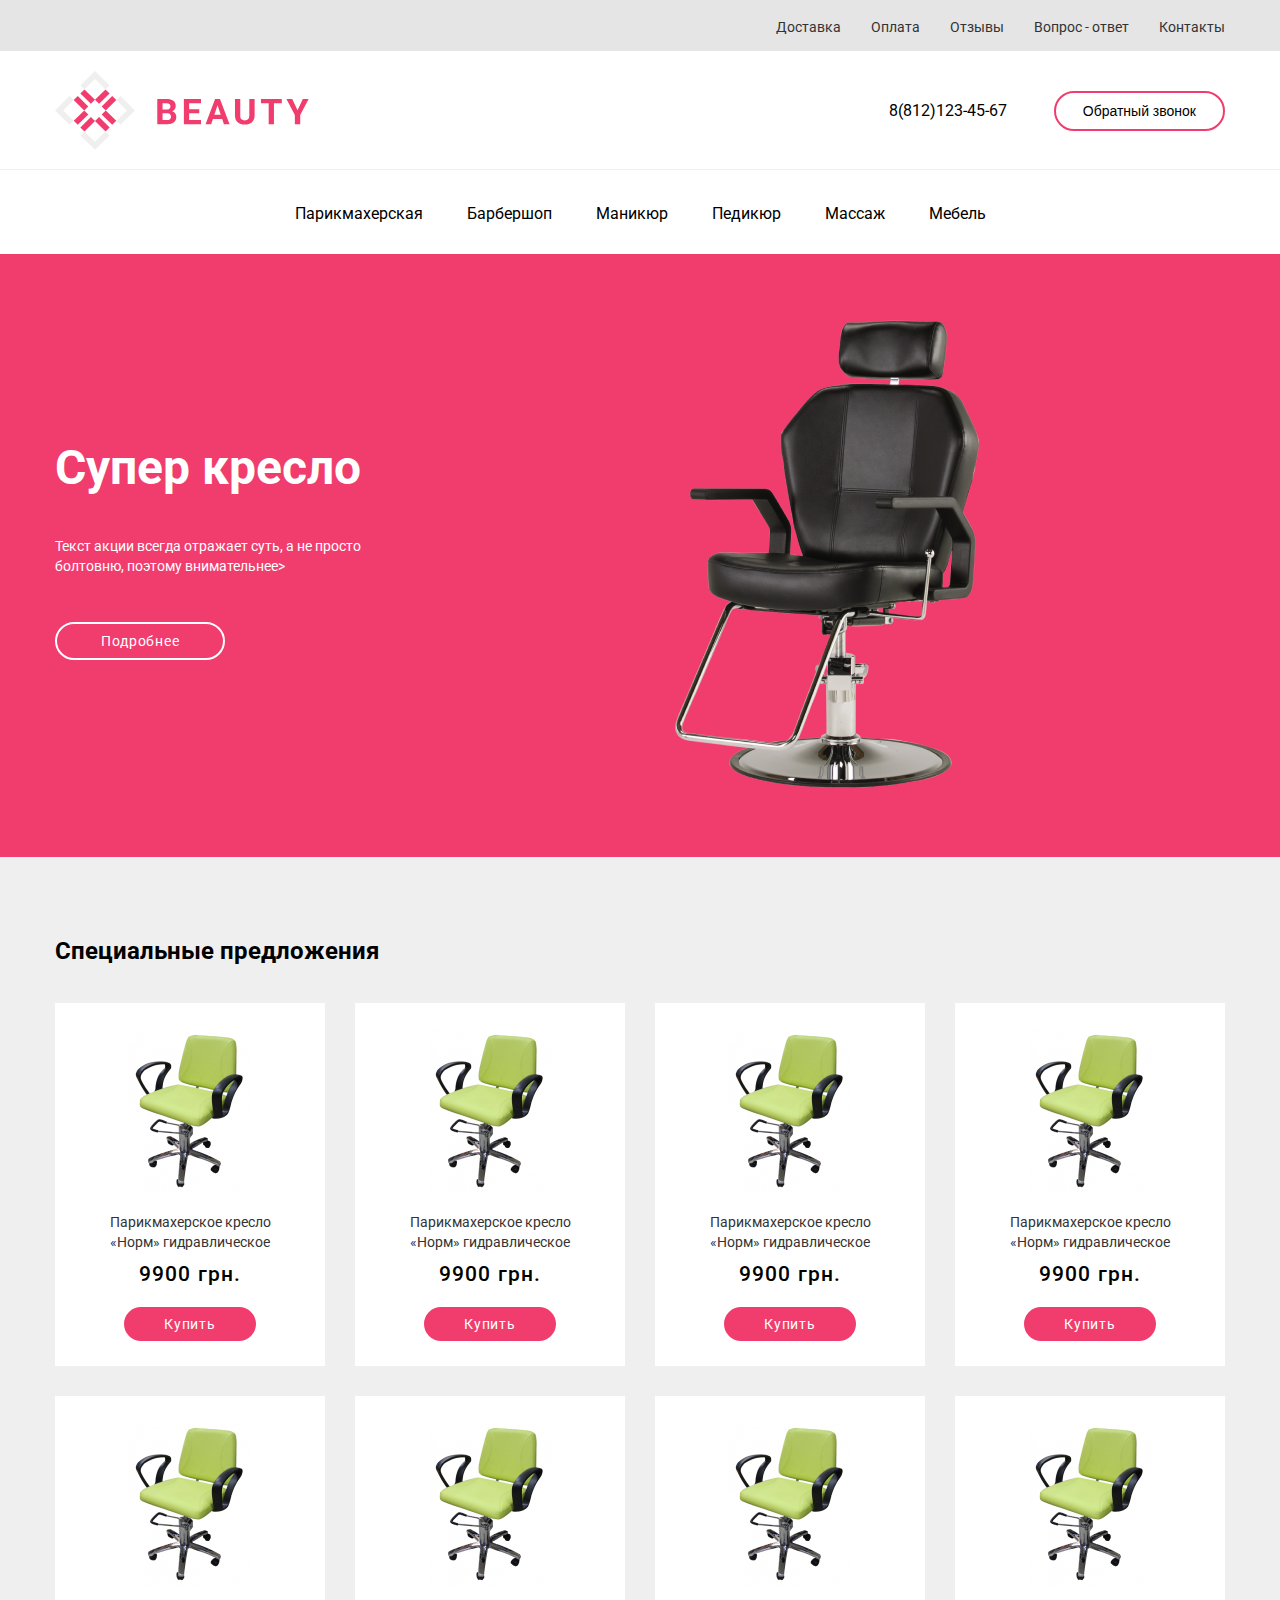
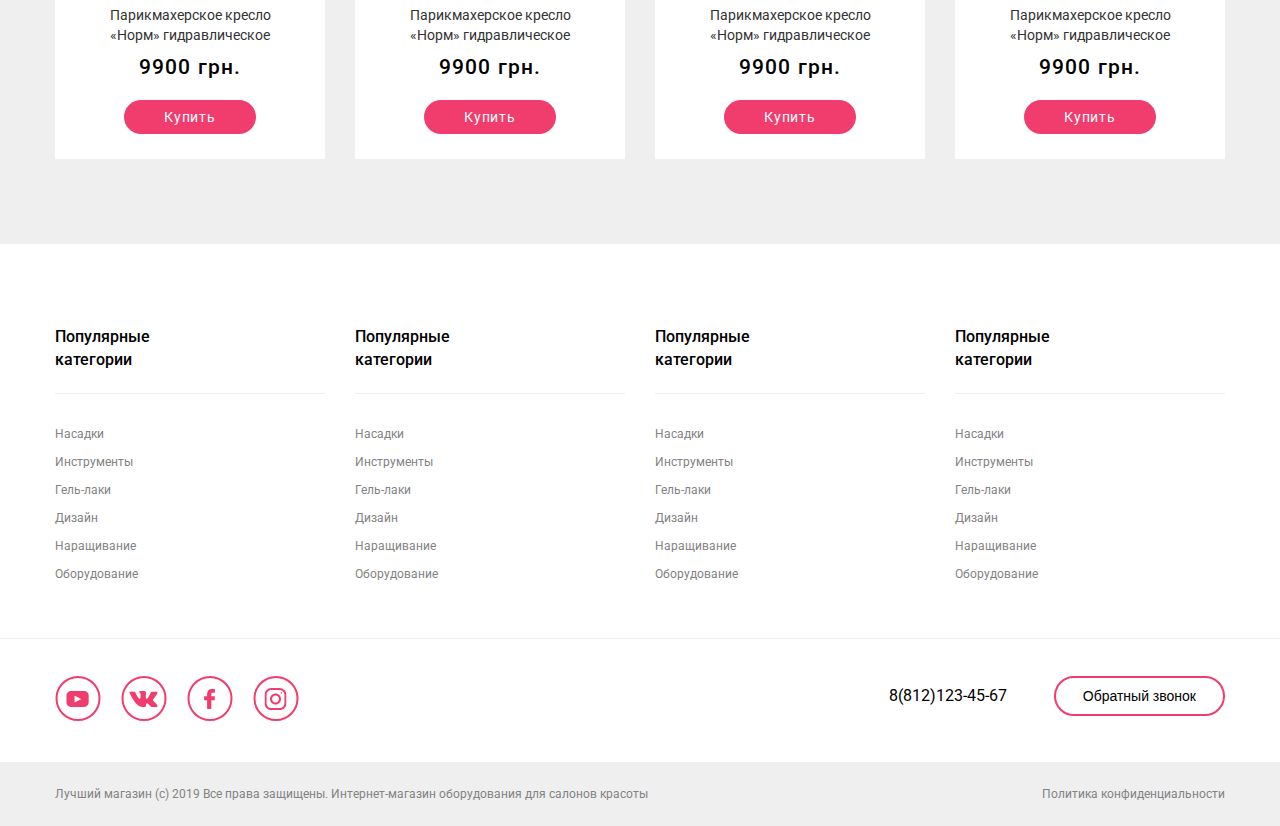
<file: layout-Figma-on-float/index.html>
<!DOCTYPE html>
<html lang="ru">
<head>
	<meta charset="UTF-8">
	<meta name="viewport" content="width=device-width, initial-scale=1.0">
	<link rel="preconnect" href="https://fonts.googleapis.com">
	<link rel="preconnect" href="https://fonts.gstatic.com" crossorigin>
	<link href="https://fonts.googleapis.com/css2?family=Roboto:ital,wght@0,400;0,500;0,700;1,400;1,500;1,700&display=swap" rel="stylesheet">
	<link rel="stylesheet" href="css/style.css">
	<title>Beauty</title>
</head>
<body class="body">
	<header class="header">
		<section class="additional-menu">
			<!--<h2>Информация о поставщике (доставка, оплата, контакты)</h2>-->
			<div class="container clearfix">
				<nav class="additional-menu-nav">
					<ul class="additional-menu-list clearfix">
						<li><a href="#">Контакты</a></li>
						<li><a href="#">Вопрос - ответ</a></li>
						<li><a href="#">Отзывы</a></li>
						<li><a href="#">Оплата</a></li>
						<li><a href="#">Доставка</a></li>
					</ul>					
				</nav>
			</div>	
		</section>
		<section class="beauty">
			<!--<h2>Логотип и обратный звонок</h2>-->
			<div class="container clearfix">
				<div class="logo">
					<a class="logo" href="#">
						<img class="img-responsive" src="img/logo.svg" width="254" height="79" alt="beauty">
					</a>	
				</div>
				<div class="contact">
					<a class="phone" href="tel:+88121234567">8(812)123-45-67</a>
					<button class="call-back-btn" type="button">Обратный звонок</button>

				</div>
			</div>
		</section>
		<section class="menu">
			<!--<h2 ></h2>-->
			<div class="container">
				<nav class="menu-nav">
					<ul class="menu-list">
						<li><a href="#">Парикмахерская</a></li>
						<li><a href="#">Барбершоп</a></li>
						<li><a href="#">Маникюр</a></li>
						<li><a href="#">Педикюр</a></li>
						<li><a href="#">Массаж</a></li>
						<li><a href="#">Мебель</a></li>
					</ul>					
				</nav>
			</div>	
		</section>
	</header>
		<section class="armchair">
			<div class="container clearfix">
				<div class="armchair-text">
					<h2 class="armchair-text-heading">Супер кресло</h2>
					<p class="armchair-text-p">Текст акции всегда отражает суть, а не просто<br>
					болтовню, поэтому внимательнее></p>
					<a href="#" class="armchair-btn">Подробнее</a>
				</div>
				<div class="armchair-img">		
					<img class="img-responsive" src="img/armchair.png" width="322" height="584" alt="super armchair">
				</div>
			</div>
		</section>
		<section class="proposition">
			<div class="container">
				<h2 class="proposition-title">Специальные предложения</h2>
				<div class="proposition-items">
					<div class="proposition-items-wrap">
						<div class="proposition-img">
							<a class="img" href="#">
								<img class="img-responsive" src="img/prpposition.jpg" width="125" height="166" alt="">
								<p class="proposition-p">Парикмахерское кресло<br> «Норм» гидравлическое</p>
							</a>
							<p class="proposition-price">9900 грн.</p>					
							<a href="#" class="proposition-btn" >Купить</a>
						</div>
					</div>
					<div class="proposition-items-wrap">
						<div class="proposition-img">
							<a class="img" href="#">
								<img class="img-responsive" src="img/prpposition.jpg" width="125" height="166" alt="">
								<p class="proposition-p">Парикмахерское кресло<br> «Норм» гидравлическое</p>
							</a>
							<p class="proposition-price">9900 грн.</p>					
							<a href="#" class="proposition-btn" >Купить</a>
						</div>
					</div>
					<div class="proposition-items-wrap">
						<div class="proposition-img">
							<a class="img" href="#">
								<img class="img-responsive" src="img/prpposition.jpg" width="125" height="166" alt="">
								<p class="proposition-p">Парикмахерское кресло<br> «Норм» гидравлическое</p>
							</a>
							<p class="proposition-price">9900 грн.</p>					
							<a href="#" class="proposition-btn" >Купить</a>
						</div>
					</div>
					<div class="proposition-items-wrap">
						<div class="proposition-img no-margin">
							<a class="img" href="#">
								<img class="img-responsive" src="img/prpposition.jpg" width="125" height="166" alt="">
								<p class="proposition-p">Парикмахерское кресло<br> «Норм» гидравлическое</p>
							</a>
							<p class="proposition-price">9900 грн.</p>					
							<a href="#" class="proposition-btn" >Купить</a>
						</div>
					</div>
					<div class="proposition-items-wrap">
						<div class="proposition-img">
							<a class="img" href="#">
								<img class="img-responsive" src="img/prpposition.jpg" width="125" height="166" alt="">
								<p class="proposition-p">Парикмахерское кресло<br> «Норм» гидравлическое</p>
							</a>
							<p class="proposition-price">9900 грн.</p>					
							<a href="#" class="proposition-btn" >Купить</a>
						</div>
					</div>
					<div class="proposition-items-wrap">
						<div class="proposition-img">
							<a class="img" href="#">
								<img class="img-responsive" src="img/prpposition.jpg" width="125" height="166" alt="">
								<p class="proposition-p">Парикмахерское кресло<br> «Норм» гидравлическое</p>
							</a>
							<p class="proposition-price">9900 грн.</p>					
							<a href="#" class="proposition-btn" >Купить</a>
						</div>
					</div>
					<div class="proposition-items-wrap">
						<div class="proposition-img">
							<a class="img" href="#">
								<img class="img-responsive" src="img/prpposition.jpg" width="125" height="166" alt="">
								<p class="proposition-p">Парикмахерское кресло<br> «Норм» гидравлическое</p>
							</a>
							<p class="proposition-price">9900 грн.</p>					
							<a href="#" class="proposition-btn" >Купить</a>
						</div>
					</div>
					<div class="proposition-items-wrap">
						<div class="proposition-img no-margin">
							<a class="img" href="#">
								<img class="img-responsive" src="img/prpposition.jpg" width="125" height="166" alt="">
								<p class="proposition-p">Парикмахерское кресло<br> «Норм» гидравлическое</p>
							</a>
							<p class="proposition-price">9900 грн.</p>					
							<a href="#" class="proposition-btn" >Купить</a>
						</div>
					</div>
				</div>	
			</div>
		</section>
		<section class="categories">
			<!--<h2>Товары</h2>-->
			<div class="categories-items">
				<div class="container">
					<div class="categ-items-popul">
						<div class="popul-categ-wrap">						
							<div class="popul-categ">
								<div class="categories-items-heading">						
									<p class="categories-p">Популярные <br>категории</p>					
								</div>							
								<div class="categories-inventories-p">	
									<ul class="categ-inv-list">											
										<li><p class="categ-inv-p">Насадки</p></li>								
										<li><p class="categ-inv-p">Инструменты</p></li>											
										<li><p class="categ-inv-p">Гель-лаки</p></li>										
										<li><p class="categ-inv-p">Дизайн</p></li>											
										<li><p class="categ-inv-p">Наращивание</p></li>						
										<li><p class="categ-inv-p">Оборудование</p></li>							
									</ul>																					
								</div>								
							</div>		
						</div>	
						<div class="popul-categ-wrap">						
							<div class="popul-categ">
								<div class="categories-items-heading">						
									<p class="categories-p">Популярные <br>категории</p>					
								</div>							
								<div class="categories-inventories-p">	
									<ul class="categ-inv-list">											
										<li><p class="categ-inv-p">Насадки</p></li>								
										<li><p class="categ-inv-p">Инструменты</p></li>											
										<li><p class="categ-inv-p">Гель-лаки</p></li>										
										<li><p class="categ-inv-p">Дизайн</p></li>											
										<li><p class="categ-inv-p">Наращивание</p></li>						
										<li><p class="categ-inv-p">Оборудование</p></li>							
									</ul>																					
								</div>								
							</div>		
						</div>	
						<div class="popul-categ-wrap">						
							<div class="popul-categ">
								<div class="categories-items-heading">						
									<p class="categories-p">Популярные <br>категории</p>					
								</div>							
								<div class="categories-inventories-p">	
									<ul class="categ-inv-list">											
										<li><p class="categ-inv-p">Насадки</p></li>								
										<li><p class="categ-inv-p">Инструменты</p></li>											
										<li><p class="categ-inv-p">Гель-лаки</p></li>										
										<li><p class="categ-inv-p">Дизайн</p></li>											
										<li><p class="categ-inv-p">Наращивание</p></li>						
										<li><p class="categ-inv-p">Оборудование</p></li>							
									</ul>																					
								</div>								
							</div>		
						</div>
						<div class="popul-categ-wrap">						
							<div class="popul-categ no-margin">
								<div class="categories-items-heading">						
									<p class="categories-p">Популярные <br>категории</p>					
								</div>							
								<div class="categories-inventories-p">	
									<ul class="categ-inv-list">											
										<li><p class="categ-inv-p">Насадки</p></li>								
										<li><p class="categ-inv-p">Инструменты</p></li>											
										<li><p class="categ-inv-p">Гель-лаки</p></li>										
										<li><p class="categ-inv-p">Дизайн</p></li>											
										<li><p class="categ-inv-p">Наращивание</p></li>						
										<li><p class="categ-inv-p">Оборудование</p></li>							
									</ul>																					
								</div>								
							</div>		
						</div>															
					</div>
				</div>
			</div>	
		</section>
	<footer class="footer">
		<div class="container clearfix netw-contact">
			<div class="soc-netw">
				<a class="foot1" href="#">
					<svg width="46" height="45" viewBox="0 0 46 45" fill="none" xmlns="http://www.w3.org/2000/svg">
					<circle cx="23" cy="22.5" r="21.5" fill="white" stroke="#F13C6E" stroke-width="2"/>
					<path d="M29.0749 15H16.1069C13.5626 15 11.5 17.1025 11.5 19.696V26.304C11.5 28.8975 13.5626 31 16.1069 31H29.0749C31.6192 31 33.6818 28.8975 33.6818 26.304V19.696C33.6818 17.1025 31.6192 15 29.0749 15ZM25.9593 23.3215L19.8938 26.2704C19.7321 26.3489 19.5454 26.2288 19.5454 26.0463V19.9643C19.5454 19.7792 19.737 19.6592 19.899 19.7429L25.9646 22.8761C26.1449 22.9692 26.1418 23.2328 25.9593 23.3215Z" fill="#F13C6E"/>	
					</svg>		
				</a>						
				<a class="foot2 soc-netw-a" href="#"> 
					<svg width="46" height="45" viewBox="0 0 46 45" fill="none" xmlns="http://www.w3.org/2000/svg">
					<circle cx="23" cy="22.5" r="21.5" fill="white" stroke="#F13C6E" stroke-width="2"/>
					<path d="M36.3947 29.4498C36.3607 29.3766 36.3291 29.3159 36.2997 29.2672C35.8131 28.3909 34.8833 27.3154 33.5109 26.0402L33.4819 26.011L33.4674 25.9966L33.4527 25.982H33.4379C32.8151 25.3882 32.4206 24.9889 32.2554 24.7845C31.9532 24.3951 31.8855 24.001 32.0507 23.6016C32.1674 23.2999 32.6057 22.6627 33.3648 21.6891C33.764 21.1732 34.0802 20.7596 34.3137 20.4481C35.9978 18.2092 36.728 16.7784 36.504 16.1554L36.417 16.0098C36.3585 15.9221 36.2077 15.842 35.9646 15.7688C35.721 15.6959 35.4096 15.6838 35.0299 15.7324L30.8249 15.7615C30.7567 15.7373 30.6595 15.7396 30.5328 15.7688C30.4062 15.7981 30.3429 15.8128 30.3429 15.8128L30.2697 15.8493L30.2116 15.8933C30.1629 15.9223 30.1094 15.9734 30.0509 16.0464C29.9928 16.1192 29.9441 16.2046 29.9053 16.3019C29.4474 17.4797 28.9269 18.5748 28.3428 19.5871C27.9826 20.1907 27.6518 20.7138 27.3497 21.1567C27.048 21.5995 26.7949 21.9257 26.5907 22.1349C26.3861 22.3442 26.2015 22.5119 26.0357 22.6385C25.8702 22.7653 25.7438 22.8188 25.6563 22.7992C25.5686 22.7796 25.486 22.7602 25.4078 22.7408C25.2716 22.6531 25.1621 22.5339 25.0795 22.383C24.9965 22.2322 24.9407 22.0423 24.9115 21.8135C24.8824 21.5846 24.8652 21.3877 24.8603 21.2222C24.8558 21.0569 24.8579 20.823 24.8678 20.5213C24.8779 20.2194 24.8824 20.0151 24.8824 19.908C24.8824 19.5381 24.8896 19.1366 24.9041 18.7034C24.9188 18.2703 24.9308 17.9271 24.9407 17.6742C24.9507 17.4211 24.9553 17.1534 24.9553 16.8711C24.9553 16.5888 24.9381 16.3674 24.9041 16.2067C24.8706 16.0462 24.8191 15.8904 24.7512 15.7394C24.6829 15.5886 24.583 15.4719 24.4519 15.389C24.3205 15.3063 24.1572 15.2406 23.9628 15.1918C23.4468 15.0751 22.7898 15.0119 21.9915 15.0021C20.181 14.9826 19.0177 15.0996 18.5018 15.3526C18.2974 15.4596 18.1124 15.6057 17.9471 15.7905C17.7718 16.0047 17.7473 16.1216 17.8739 16.1409C18.458 16.2284 18.8715 16.4377 19.1149 16.7686L19.2026 16.944C19.2708 17.0705 19.3389 17.2945 19.4071 17.6157C19.4752 17.9368 19.5191 18.2921 19.5384 18.6813C19.587 19.392 19.587 20.0004 19.5384 20.5064C19.4897 21.0127 19.4437 21.4069 19.3997 21.6892C19.3558 21.9715 19.2902 22.2002 19.2026 22.3754C19.1149 22.5506 19.0565 22.6577 19.0273 22.6965C18.9981 22.7354 18.9737 22.7599 18.9544 22.7695C18.8279 22.818 18.6963 22.8427 18.5601 22.8427C18.4237 22.8427 18.2583 22.7745 18.0637 22.6381C17.8691 22.5018 17.6672 22.3145 17.4578 22.076C17.2485 21.8374 17.0125 21.504 16.7495 21.0758C16.4868 20.6475 16.2143 20.1414 15.932 19.5574L15.6984 19.1338C15.5524 18.8614 15.3529 18.4646 15.0998 17.9439C14.8466 17.4231 14.6228 16.9192 14.4282 16.4325C14.3504 16.2281 14.2335 16.0725 14.0778 15.9654L14.0047 15.9215C13.9561 15.8826 13.8781 15.8413 13.7712 15.7974C13.664 15.7534 13.5522 15.7219 13.4353 15.7025L9.43465 15.7316C9.02583 15.7316 8.74844 15.8242 8.60238 16.0092L8.54393 16.0967C8.51473 16.1454 8.5 16.2233 8.5 16.3304C8.5 16.4375 8.5292 16.5689 8.58765 16.7245C9.17168 18.0972 9.8068 19.4209 10.493 20.6961C11.1792 21.9712 11.7755 22.9984 12.2815 23.7766C12.7877 24.5554 13.3036 25.2905 13.8293 25.9814C14.3549 26.6726 14.7029 27.1155 14.8731 27.3101C15.0436 27.505 15.1775 27.6508 15.2748 27.7481L15.6399 28.0985C15.8735 28.3321 16.2166 28.612 16.6692 28.938C17.1219 29.2642 17.6232 29.5854 18.1731 29.902C18.7232 30.2181 19.3631 30.476 20.0933 30.6755C20.8233 30.8752 21.5338 30.9554 22.225 30.9167H23.9042C24.2447 30.8873 24.5027 30.7802 24.6781 30.5954L24.7362 30.5222C24.7752 30.4641 24.8118 30.3739 24.8456 30.2524C24.8797 30.1307 24.8967 29.9967 24.8967 29.8509C24.8867 29.4324 24.9186 29.0553 24.9914 28.7195C25.0642 28.3838 25.1471 28.1307 25.2399 27.9602C25.3326 27.7899 25.4373 27.6462 25.5537 27.5297C25.6704 27.413 25.7536 27.3423 25.8023 27.3179C25.8508 27.2934 25.8895 27.2768 25.9187 27.2668C26.1524 27.189 26.4273 27.2644 26.7439 27.4933C27.0604 27.7221 27.3571 28.0045 27.6347 28.3402C27.9122 28.6762 28.2455 29.0532 28.6348 29.4716C29.0243 29.8903 29.3649 30.2015 29.6568 30.4062L29.9487 30.5814C30.1437 30.6983 30.3968 30.8054 30.7083 30.9027C31.0193 31 31.2918 31.0243 31.5257 30.9757L35.2635 30.9174C35.6332 30.9174 35.9208 30.8562 36.1249 30.7347C36.3293 30.6131 36.4508 30.479 36.49 30.3332C36.529 30.1873 36.5311 30.0217 36.4974 29.8365C36.4628 29.6519 36.4286 29.5227 36.3947 29.4498Z" fill="#F13C6E"/>
					</svg>			
				</a>					
				<a class="foot3 soc-netw-a" href="#">
					<svg width="46" height="45" viewBox="0 0 46 45" fill="none" xmlns="http://www.w3.org/2000/svg">
					<circle cx="23" cy="22.5" r="21.5" fill="white" stroke="#F13C6E" stroke-width="2"/>
					<path d="M27.4993 13.0042L24.9058 13C21.9921 13 20.1091 14.9319 20.1091 17.922V20.1914H17.5014C17.2761 20.1914 17.0936 20.3741 17.0936 20.5994V23.8875C17.0936 24.1128 17.2763 24.2953 17.5014 24.2953H20.1091V32.5922C20.1091 32.8175 20.2915 33 20.5169 33H23.9192C24.1445 33 24.327 32.5922 24.327 32.5922V24.2953H27.3759C27.6013 24.2953 27.7837 24.1128 27.7837 23.8875L27.785 20.5994C27.785 20.4912 27.7419 20.3876 27.6656 20.311C27.5892 20.2345 27.4852 20.1914 27.377 20.1914H24.327V18.2676C24.327 17.343 24.5473 16.8736 25.7518 16.8736L27.4989 16.873C27.724 16.873 27.9065 16.6903 27.9065 16.4651V13.412C27.9065 13.1871 27.7242 13.0046 27.4993 13.0042Z" fill="#F13C6E"/>						
					</svg>			
				</a>					
				<a class="foot4 soc-netw-a" href="#">
					<svg width="46" height="45" viewBox="0 0 46 45" fill="none" xmlns="http://www.w3.org/2000/svg">
						<circle cx="23" cy="22.5" r="21.5" fill="white" stroke="#F13C6E" stroke-width="2"/>
						<g clip-path="url(#clip0_31380:2)">
						<path d="M26.625 12H18.375C14.5786 12 11.5 15.0786 11.5 18.875V27.125C11.5 30.9214 14.5786 34 18.375 34H26.625C30.4214 34 33.5 30.9214 33.5 27.125V18.875C33.5 15.0786 30.4214 12 26.625 12ZM31.4375 27.125C31.4375 29.7787 29.2787 31.9375 26.625 31.9375H18.375C15.7213 31.9375 13.5625 29.7787 13.5625 27.125V18.875C13.5625 16.2213 15.7213 14.0625 18.375 14.0625H26.625C29.2787 14.0625 31.4375 16.2213 31.4375 18.875V27.125Z" fill="#F13C6E"/>
						<path d="M22.5 17.5C19.4626 17.5 17 19.9626 17 23C17 26.0374 19.4626 28.5 22.5 28.5C25.5374 28.5 28 26.0374 28 23C28 19.9626 25.5374 17.5 22.5 17.5ZM22.5 26.4375C20.6052 26.4375 19.0625 24.8948 19.0625 23C19.0625 21.1039 20.6052 19.5625 22.5 19.5625C24.3948 19.5625 25.9375 21.1039 25.9375 23C25.9375 24.8948 24.3948 26.4375 22.5 26.4375Z" fill="#F13C6E"/>
						<path d="M28.4125 17.8204C28.8173 17.8204 29.1454 17.4922 29.1454 17.0875C29.1454 16.6827 28.8173 16.3546 28.4125 16.3546C28.0077 16.3546 27.6796 16.6827 27.6796 17.0875C27.6796 17.4922 28.0077 17.8204 28.4125 17.8204Z" fill="#F13C6E"/>
						</g>
						<defs>
						<clipPath id="clip0_31380:2">
						<rect width="22" height="22" fill="white" transform="translate(11.5 12)"/>
						</clipPath>
						</defs>
						</svg>
				</a>												
			</div>
			<div class="contact-foot">
				<a class="phone" href="tel:+88121234567">8(812)123-45-67</a>
					<button class="call-back-btn" type="button">Обратный звонок</button>
			</div>
		</div>
		<div class="right">
			<div class="container clearfix">
				<div class="foot-left">
					<p class="foot-left-p">Лучший магазин (с) 2019 Все права защищены. Интернет-магазин оборудования для салонов красоты </p>
				</div>
				<div class="foot-right">
					<a href="#" class="foot-right-a">Политика конфиденциальности </a>
				</div>
			</div>
		</div>
	</footer>			
</body>	
</html>
</file>
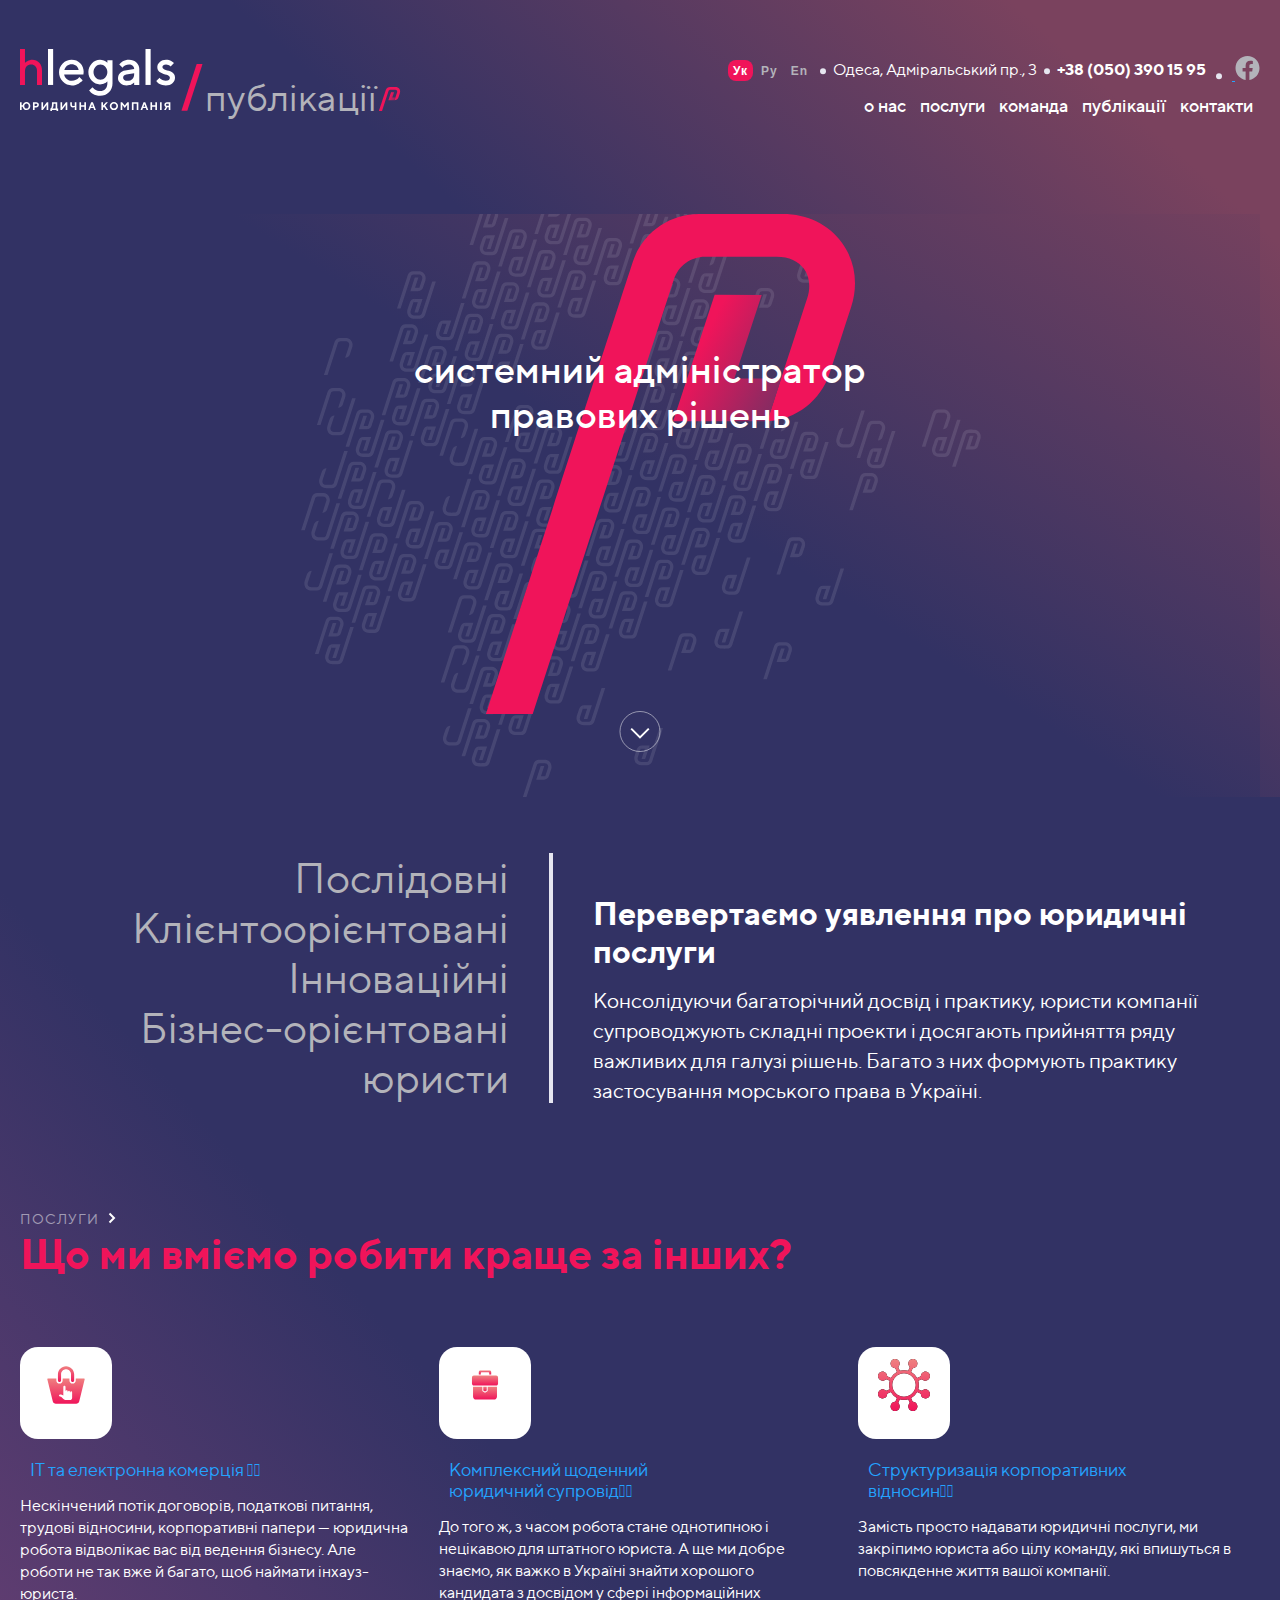
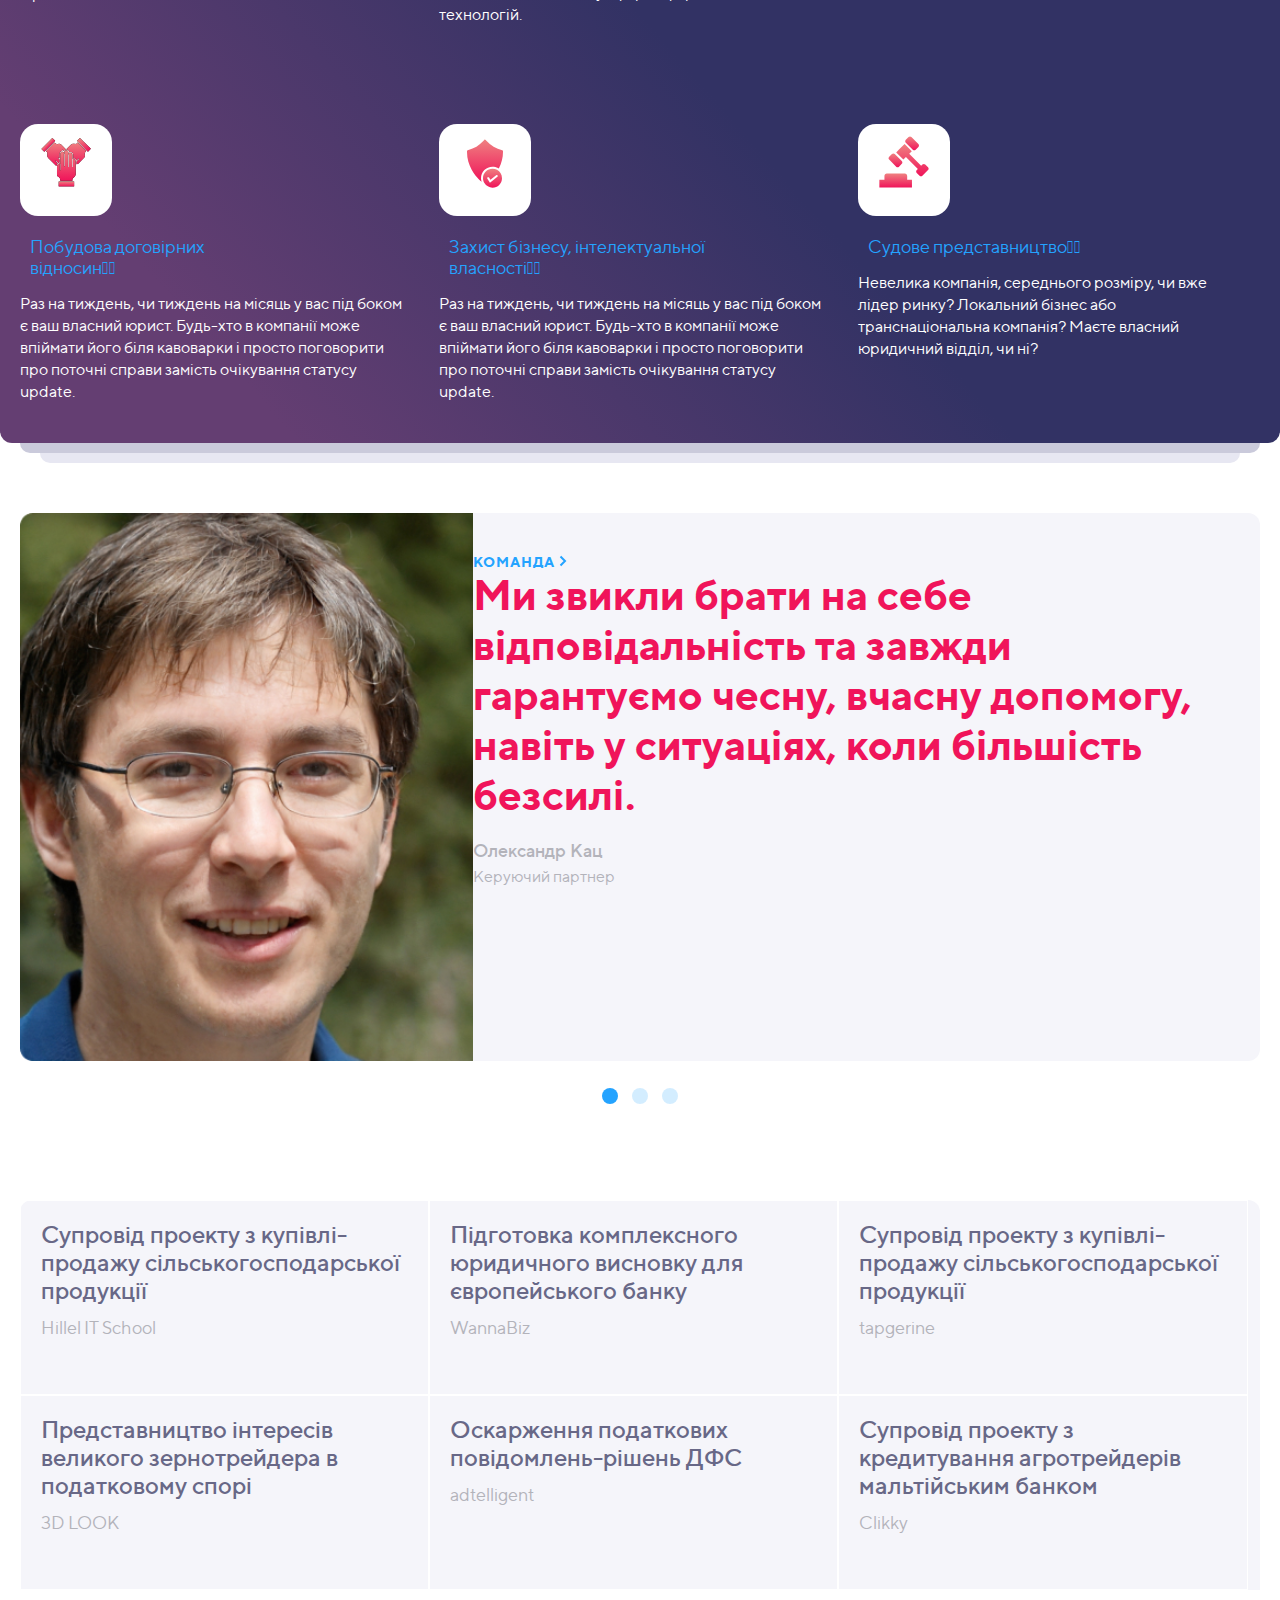
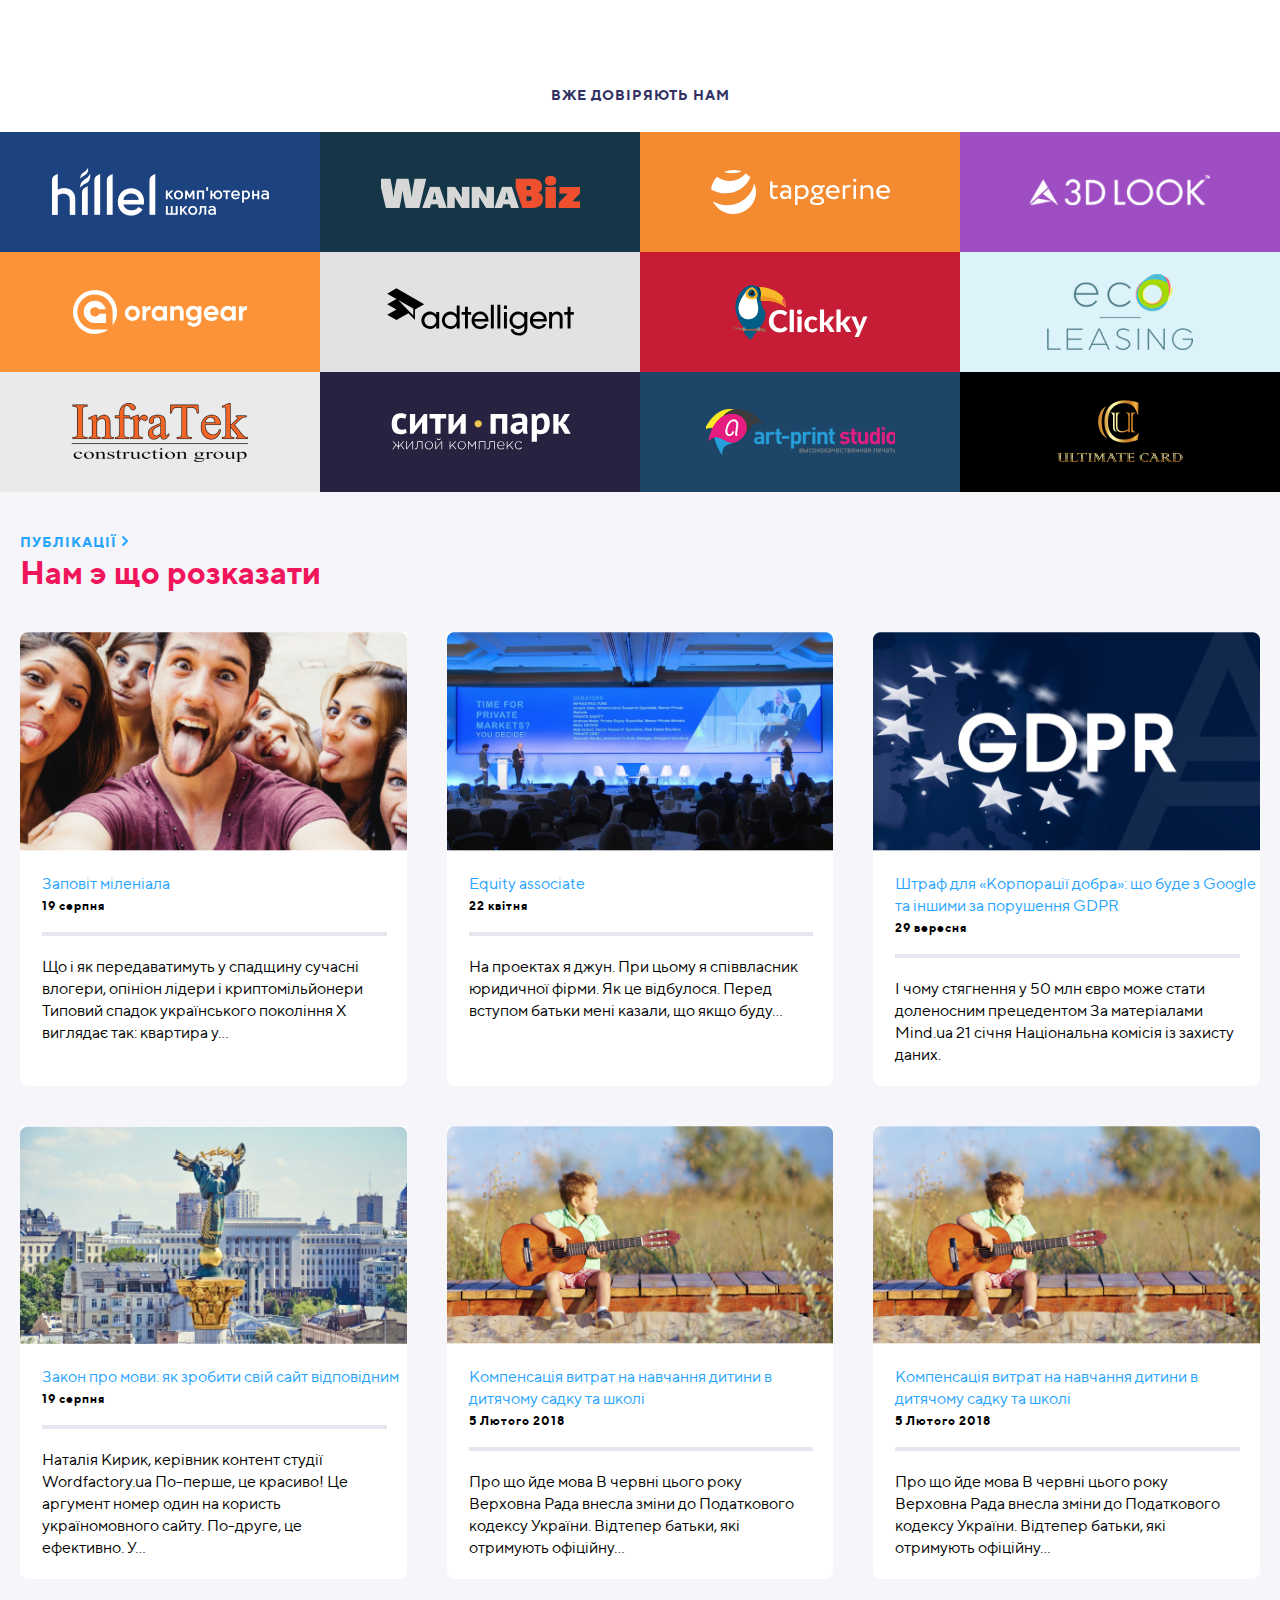
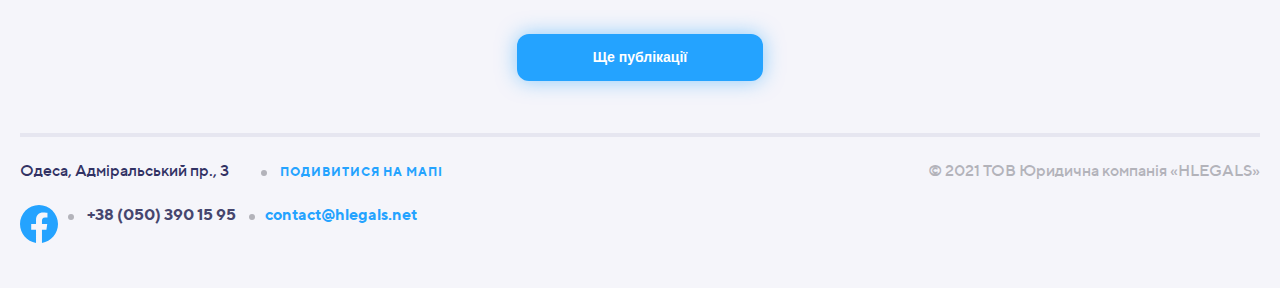
<file: hlegals-project/app/index.html>
<!DOCTYPE html>
<html lang="uk">
<head>
	<meta charset="UTF-8">
	<meta name="viewport" content="width=device-width, initial-scale=1.0">
	<link rel="stylesheet" href="css/style.css">
	<title>hlegals</title>
</head>
<body class="body">
	<div class="top-bg">
		<div class="container">
			<header class="header">
				<div class="top-info">
					<div class="top-info__lang">
						<button class="top-info__lang-btn active" type="button">
							<span class="top-info__lang-btn-text active">Ук</span>
						</button>
						<button class="top-info__lang-btn" type="button" >
							<span class="top-info__lang-btn-text">Ру</span>
						</button>
						<button class="top-info__lang-btn" type="button" >
							<span class="top-info__lang-btn-text">En</span>
						</button>
					</div>
					<div class="top-info__ad">
						<p class="top-info__ad-text">Одеса, Адміральський пр., 3</p>
					</div>
					<div class="top-info__ph">
						<a class="top-info__ph-num" href="tel:+380503901595">+38 (050) 390 15 95</a>
					</div>
					<div class="top-info__fb">
						<a class="top-info__fb-ic" href="#" aria-label="link to our facebook">
							<svg width="25" height="24" viewBox="0 0 25 24" fill="none" xmlns="http://www.w3.org/2000/svg">
								<path d="M24.5 12.0733C24.5 5.40541 19.1274 0 12.5 0C5.87258 0 0.5 5.40541 0.5 12.0733C0.5 18.0995 4.88823 23.0943 10.625 24V15.5633H7.57813V12.0733H10.625V9.41343C10.625 6.38755 12.4165 4.71615 15.1576 4.71615C16.4705 4.71615 17.8438 4.95195 17.8438 4.95195V7.92313H16.3306C14.8399 7.92313 14.375 8.85379 14.375 9.80857V12.0733H17.7031L17.1711 15.5633H14.375V24C20.1118 23.0943 24.5 18.0995 24.5 12.0733Z" fill="#B3B3BA"/>
								</svg>
						</a>
					</div>
				</div>
				<div class="logo-box">
					<a class="logo" href="#">
						<img src="img/logo-mob.svg" width="78" height="31" alt="hlegals">
					</a>
					<div class="box">
						<a class="box__pub" href="#">публікації</a>
					</div>
				</div>
				<div class="menu">
					<nav class="menu__nav">
						<div class="menu__nav-mob">
							<div class="menu__nav-mob-icon">
							<svg width="32" height="32" viewBox="0 0 32 32" fill="none" xmlns="http://www.w3.org/2000/svg">
								<path d="M7 10H25" stroke="white" stroke-width="2"/>
								<path d="M7 16H25" stroke="white" stroke-width="2"/>
								<path d="M7 22H25" stroke="white" stroke-width="2"/>
								</svg>
							</div>
						</div>
						<ul class="menu__nav-list">
							<li><a href="#">о нас</a></li>
							<li><a href="#">послуги</a></li>
							<li><a href="#">команда</a></li>
							<li><a href="#">публікації</a></li>
							<li><a href="#">контакти</a></li>
						</ul>
					</nav>
				</div>
			</header>
				<div class="menu-mob-list">
					<div class="menu-mob-list-item close">
						<div class="close__p">
							<svg width="32" height="33" viewBox="0 0 32 33" fill="none" xmlns="http://www.w3.org/2000/svg">
								<path fill-rule="evenodd" clip-rule="evenodd" d="M4.95269 31.7709H0.000488281C0.000488281 31.7709 6.37358 12.1546 8.47989 5.67405C9.46534 2.64198 12.2904 0.589111 15.478 0.589111H24.3314C27.0013 0.589111 29.2295 1.71685 30.6149 3.62253C31.9993 5.52832 32.3921 7.96683 31.5847 10.4545C30.7764 12.9422 30.0128 15.2905 29.3138 17.4421C28.3701 20.3473 25.7554 22.3491 22.7324 22.5119C22.7324 22.5119 22.7168 22.5068 26.9523 9.4702C27.3263 8.31975 27.1898 7.19368 26.6023 6.38605C26.0158 5.57853 25.0262 5.1006 23.7168 5.1006H16.1197C14.628 5.1006 13.3061 6.06125 12.8446 7.48014L4.95269 31.7709Z" fill="#F0145A"/>
								<path fill-rule="evenodd" clip-rule="evenodd" d="M22.7321 22.5121H12.7505L17.1486 9.13599L22.1243 9.16539L19.2351 17.9868L24.196 17.9897L22.7321 22.5121Z" fill="url(#paint0_linear_0_10232)"/>
								<defs>
								<linearGradient id="paint0_linear_0_10232" x1="12.7498" y1="19.9501" x2="23.8533" y2="25.7536" gradientUnits="userSpaceOnUse">
								<stop offset="1" stop-color="#F0145A"/>
								<stop offset="1" stop-color="#693264"/>
								</linearGradient>
								</defs>
								</svg>
						 </div>
						 <div class="close__close">
							 <button type="button" class="close__button">
								<svg width="32" height="33" viewBox="0 0 32 33" fill="none" xmlns="http://www.w3.org/2000/svg">
								<path d="M7 7.5L25 25.5" stroke="#EC6F5D" stroke-width="2"/>
								<path d="M25 7.5L7 25.5" stroke="#EC6F5D" stroke-width="2"/>
								</svg>
							 </button>
						</div>
					</div>
					<div class="menu-mob-list-item">
						<a class="menu-mob-list-item-text">о нас</a>
					</div>
					<div class="menu-mob-list-item">
						<a class="menu-mob-list-item-text">послуги</a>
					</div>
					<div class="menu-mob-list-item">
						<a class="menu-mob-list-item-text">команда</a>
					</div>
					<div class="menu-mob-list-item">
						<a class="menu-mob-list-item-text">публікації</a>
					</div>
					<div class="menu-mob-list-item">
						<a class="menu-mob-list-item-text">контакти</a>
					</div>
				</div>
		</div>
		 <section class="under-head">
			<h1 class="under-head__title">системний адміністратор правових рішень</h1>
		<a class="under-head__scroll" href="#services">
		 <svg viewBox="0 0 42 42" fill="none" xmlns="http://www.w3.org/2000/svg">
			<circle opacity="0.5" cx="21" cy="21" r="20.5" stroke="white"/>
			<path d="M12 18L21 27L30 18" stroke="white" stroke-width="2"/>
			</svg>
		</a>
		 </section>
	</div>
	<div class="down-bg">
		<div class="container">
			<div class="slider">
				<div class="slider__menu">
					<div class="slider__menu-mob">
						<a href="#">Послідовні</a>
					</div>
					<ul class="slider__menu-list">
						<li><a href="#">Послідовні</a></li>
						<li><a href="#">Клієнтоорієнтовані</a></li>
						<li><a href="#">Інноваційні</a></li>
						<li><a href="#">Бізнес-орієнтовані юристи</a></li>
					</ul>
				 </div>
				<div class="slider__text">
					<h2 class="slider__text-title">Перевертаємо уявлення про юридичні послуги</h2>
					<p class="slider__text-text">Консолідуючи багаторічний досвід і практику, юристи компанії супроводжують складні проекти і досягають прийняття ряду важливих для галузі рішень. Багато з них формують практику застосування морського права в Україні.</p>
				</div>
				<ul class="slider__btn">
					<li><button class="slider__btn-btn active"></button></li>
					<li><button class="slider__btn-btn"></button></li>
					<li><button class="slider__btn-btn"></button></li>
					<li><button class="slider__btn-btn"></button></li>
				</ul>
			</div>
		<section class="serv">
		<a class="serv__a" href="#">
			<span class="serv__a-text">послуги</span>
			<svg width="8" height="12" viewBox="0 0 8 12" fill="none" xmlns="http://www.w3.org/2000/svg">
			<path d="M1.5 1.5L6 6L1.5 10.5" stroke="white" stroke-width="2"/>
			</svg>
		</a>
		<h2 class="serv__title">Що ми вміємо робити краще за інших?</h2>
		<div class="serv__items">
					<div class="serv__items-wrap">
						<div class="serv__items-img">
				<div class="serv__items-img-img">
				<svg viewBox="0 0 46 46" fill="none" xmlns="http://www.w3.org/2000/svg">
					<path d="M17.2497 20.3043C18.0177 20.3043 18.641 19.681 18.641 18.913V13.4869C18.641 11.0612 20.6146 9.08693 23.0403 9.08693C25.4661 9.08693 27.4403 11.0612 27.4403 13.4869V18.913C27.4403 19.681 28.0629 20.3043 28.8316 20.3043C29.5996 20.3043 30.2229 19.681 30.2229 18.913V13.4869C30.2236 9.52658 27.0014 6.30432 23.0403 6.30432C19.0807 6.30432 15.8584 9.52658 15.8584 13.4869V18.913C15.8584 19.681 16.4817 20.3043 17.2497 20.3043Z" fill="url(#paint0_linear_0_20831)"/>
					<path d="M38.9998 17.1781H31.6147V18.9131C31.6147 20.4477 30.3667 21.6957 28.8321 21.6957C27.2975 21.6957 26.0495 20.4477 26.0495 18.9131V17.1781H20.0328V18.9131C20.0328 20.4477 18.7848 21.6957 17.2502 21.6957C15.7156 21.6957 14.4676 20.4477 14.4676 18.9131V17.1781H6.99977C6.61577 17.1781 6.37855 17.4807 6.46968 17.8536L11.3379 37.6776C11.6314 38.792 12.8043 39.6957 13.9563 39.6957H32.0432C33.1966 39.6957 34.3681 38.792 34.6631 37.6776L39.5299 17.8536C39.621 17.48 39.3845 17.1781 38.9998 17.1781Z" fill="url(#paint1_linear_0_20831)"/>
					<path d="M20.635 24.6696C20.635 24.1315 21.0708 23.6957 21.6089 23.6957C22.147 23.6957 22.5828 24.1315 22.5828 24.6696V29.5044L22.5828 28.5652C22.5828 28.0272 23.0187 27.5913 23.5568 27.5913C24.0948 27.5913 24.5307 28.0272 24.5307 28.5652V29.7315C24.5394 29.2012 24.972 28.0783 25.5044 28.0783C26.0423 28.0783 26.4783 28.5143 26.4784 29.0522C26.4784 29.0522 26.507 29.7764 26.571 29.8197C26.7269 29.4894 27.0629 28.5652 27.4523 28.5652C27.9902 28.5652 28.4262 29.0013 28.4262 29.5392V34.4087C28.4262 35.4844 27.5541 36.3566 26.4784 36.3566H23.2226C22.1893 36.3566 21.1983 35.946 20.4679 35.2156L18.9306 33.6783L16.7393 32.6976C16.7428 31.7676 17.4715 31.487 18.2001 31.487C18.8278 31.487 19.3922 31.5849 20.6349 32.2174L20.635 24.6696Z" fill="white"/>
					<defs>
					<linearGradient id="paint0_linear_0_20831" x1="23.0407" y1="6.30432" x2="23.0407" y2="20.3043" gradientUnits="userSpaceOnUse">
					<stop stop-color="#EF8080"/>
					<stop offset="1" stop-color="#F0145A"/>
					</linearGradient>
					<linearGradient id="paint1_linear_0_20831" x1="22.9998" y1="17.1781" x2="22.9998" y2="39.6957" gradientUnits="userSpaceOnUse">
					<stop stop-color="#EF8080"/>
					<stop offset="1" stop-color="#F0145A"/>
					</linearGradient>
					</defs>
					</svg>
				</div>
				<div class="serv__items-img-title">
				<a class="serv__items-img-title-a" href="#">
					IT та електронна комерція 
				</a>
				</div>
						</div>
			<div class="serv__items-text">
				<p class="serv__items-text-p">Нескінчений потік договорів, податкові питання, трудові відносини, корпоративні папери — юридична робота відволікає вас від ведення бізнесу. Але роботи не так вже й багато, щоб наймати інхауз-юриста. </p>
			</div>
					</div>
			<div class="serv__items-wrap">
						<div class="serv__items-img">
				<div class="serv__items-img-img">
				<svg viewBox="0 0 64 64" fill="none" xmlns="http://www.w3.org/2000/svg">
					<rect width="64" height="64" rx="18" fill="white"/>
					<path fill-rule="evenodd" clip-rule="evenodd" d="M46.7479 34.1151V46.0055C46.7479 48.1322 45.0812 49.875 43.0436 49.875H20.9797C18.9421 49.875 17.2754 48.1322 17.2754 46.0055V34.1151H28.7333V39.2788L32.0117 41.433L35.29 39.2788V34.1151H46.7479Z" fill="url(#paint0_linear_0_20819)"/>
					<path fill-rule="evenodd" clip-rule="evenodd" d="M29.8818 34.1151V38.6584L32.0118 40.0579L34.1417 38.6584V34.1151H29.8818Z" fill="url(#paint1_linear_0_20819)"/>
					<path fill-rule="evenodd" clip-rule="evenodd" d="M18.3011 20.4105H45.723C47.0172 20.4105 48.0749 21.5848 48.0749 23.0199V30.0689C48.0749 31.504 47.0172 32.6783 45.723 32.6783H34.9664H29.0577H18.3011C17.0069 32.6783 15.9492 31.504 15.9492 30.0689V23.0199C15.9492 21.5848 17.0069 20.4105 18.3011 20.4105Z" fill="url(#paint2_linear_0_20819)"/>
					<path fill-rule="evenodd" clip-rule="evenodd" d="M26.3021 14.0936H37.7212C38.7821 14.0936 39.6503 14.9618 39.6503 16.0227V19.0322H37.2045V17.2537C37.2045 16.7743 36.8125 16.3807 36.3331 16.3807H27.6902C27.2108 16.3807 26.8188 16.7743 26.8188 17.2537V19.0322H24.373V16.0227C24.373 14.9618 25.2412 14.0936 26.3021 14.0936Z" fill="url(#paint3_linear_0_20819)"/>
					<defs>
					<linearGradient id="paint0_linear_0_20819" x1="32.0117" y1="34.1151" x2="32.0117" y2="49.875" gradientUnits="userSpaceOnUse">
					<stop stop-color="#EF8080"/>
					<stop offset="1" stop-color="#F0145A"/>
					</linearGradient>
					<linearGradient id="paint1_linear_0_20819" x1="32.0118" y1="34.1151" x2="32.0118" y2="40.0579" gradientUnits="userSpaceOnUse">
					<stop stop-color="#EF8080"/>
					<stop offset="1" stop-color="#F0145A"/>
					</linearGradient>
					<linearGradient id="paint2_linear_0_20819" x1="32.012" y1="20.4105" x2="32.012" y2="32.6783" gradientUnits="userSpaceOnUse">
					<stop stop-color="#EF8080"/>
					<stop offset="1" stop-color="#F0145A"/>
					</linearGradient>
					<linearGradient id="paint3_linear_0_20819" x1="32.0117" y1="14.0936" x2="32.0117" y2="19.0322" gradientUnits="userSpaceOnUse">
					<stop stop-color="#EF8080"/>
					<stop offset="1" stop-color="#F0145A"/>
					</linearGradient>
					</defs>
					</svg>
				</div>
				<div class="serv__items-img-title">
				<a class="serv__items-img-title-a" href="#">
					Комплексний щоденний юридичний супровід
				</a>
				</div>
						</div>
			<div class="serv__items-text">
				<p class="serv__items-text-p">До того ж, з часом робота стане однотипною і нецікавою для штатного юриста. А ще ми добре знаємо, як важко в Україні знайти хорошого кандидата з досвідом у сфері інформаційних технологій.</p>
			</div>
					</div>
		   		<div class="serv__items-wrap">
						<div class="serv__items-img">
				<div class="serv__items-img-img">
				<svg viewBox="0 0 44 44" fill="none" xmlns="http://www.w3.org/2000/svg">
					<path d="M41.6121 25.9375C41.1394 25.7418 40.6419 25.6425 40.1332 25.6425C39.0114 25.6425 37.9751 26.1213 37.2556 26.9236L36.4168 26.5761L34.0243 25.5851C34.3638 24.4486 34.547 23.2453 34.547 21.9999C34.547 20.7545 34.3637 19.5512 34.0243 18.4147L36.4168 17.4236L37.2556 17.0762C37.9751 17.8785 39.0114 18.3572 40.1332 18.3572C40.6419 18.3572 41.1394 18.258 41.6121 18.0621C43.582 17.2461 44.521 14.9795 43.7049 13.0094C43.1041 11.5588 41.7012 10.6214 40.1311 10.6214C39.6225 10.6214 39.1249 10.7207 38.6522 10.9165C37.0997 11.5596 36.1884 13.1036 36.2709 14.6934L35.4273 15.0428L33.0355 16.0335C31.8735 13.893 30.107 12.1264 27.9664 10.9645L28.9571 8.57268L29.3062 7.72998C29.3738 7.7335 29.4416 7.73556 29.5097 7.73556C31.0799 7.73556 32.4826 6.79824 33.0836 5.34762C33.8996 3.3776 32.9607 1.11091 30.9907 0.294851C30.5179 0.0992576 30.0204 0 29.5118 0C27.9416 0 26.5389 0.937319 25.9379 2.38794C25.2948 3.94048 25.7422 5.67668 26.9247 6.74247L26.5765 7.5832L25.5855 9.97578C24.4489 9.63633 23.2457 9.45302 22.0002 9.45302C20.7548 9.45302 19.5515 9.63633 18.415 9.97578L17.424 7.5832L17.0758 6.74247C18.2583 5.67668 18.7057 3.94048 18.0626 2.38785C17.4616 0.937319 16.0587 0 14.4886 0C13.98 0 13.4824 0.0992576 13.0097 0.295109C11.0398 1.11117 10.1008 3.37777 10.9169 5.34788C11.5178 6.79842 12.9206 7.73582 14.4907 7.73582C14.5588 7.73582 14.6266 7.73376 14.6942 7.73024L15.0433 8.57294L16.034 10.9647C13.8934 12.1267 12.1268 13.8932 10.9649 16.0338L8.57314 15.0431L7.72949 14.6937C7.81199 13.1039 6.90071 11.5599 5.34817 10.9167C4.87551 10.7209 4.37793 10.6217 3.86927 10.6217C2.29911 10.6217 0.896355 11.559 0.295395 13.0096C-0.52058 14.9797 0.418286 17.2463 2.38831 18.0624C2.86097 18.2582 3.35855 18.3574 3.86721 18.3574C4.98904 18.3574 6.02527 17.8787 6.74482 17.0764L7.58357 17.4238L9.97615 18.4148C9.63661 19.5513 9.45339 20.7546 9.45339 22C9.45339 23.2454 9.6367 24.4487 9.97615 25.5853L7.58348 26.5761L6.74474 26.9236C6.02518 26.1213 4.98895 25.6425 3.86712 25.6425C3.35846 25.6425 2.86088 25.7418 2.38823 25.9376C0.418286 26.7537 -0.520666 29.0203 0.295395 30.9904C0.896269 32.4409 2.29911 33.3783 3.86919 33.3783C4.37785 33.3783 4.87543 33.2791 5.34808 33.0832C6.90063 32.4401 7.8119 30.8961 7.7294 29.3063L8.57305 28.9569L10.9649 27.9662C12.1268 30.1068 13.8933 31.8734 16.0339 33.0353L15.0432 35.4271L14.6941 36.2698C14.6265 36.2662 14.5587 36.2642 14.4906 36.2642C12.9205 36.2642 11.5177 37.2015 10.9167 38.6521C10.1008 40.6222 11.0396 42.8888 13.0097 43.7049C13.4823 43.9007 13.9799 43.9999 14.4885 43.9999C16.0587 43.9999 17.4615 43.0626 18.0624 41.612C18.7055 40.0594 18.2581 38.3232 17.0756 37.2574L17.4238 36.4167L18.4149 34.0241C19.5514 34.3636 20.7547 34.5469 22.0001 34.5469C23.2455 34.5469 24.4488 34.3636 25.5853 34.0241L26.5763 36.4167L26.9245 37.2574C25.742 38.3232 25.2947 40.0594 25.9377 41.6121C26.5386 43.0626 27.9414 44 29.5115 44C30.0202 44 30.5178 43.9007 30.9904 43.7049C32.9604 42.8888 33.8993 40.6222 33.0832 38.6521C32.4824 37.2016 31.0795 36.2642 29.5095 36.2642C29.4414 36.2642 29.3736 36.2662 29.306 36.2698L28.9569 35.4271L27.9662 33.0353C30.1067 31.8733 31.8733 30.1068 33.0352 27.9662L35.427 28.9569L36.2707 29.3063C36.1882 30.8961 37.0994 32.4401 38.652 33.0833C39.1246 33.2791 39.6222 33.3783 40.1309 33.3783C41.701 33.3783 43.1038 32.441 43.7048 30.9904C44.521 29.0203 43.5822 26.7536 41.6121 25.9375ZM22.0002 31.9686C16.5035 31.9686 12.0315 27.4966 12.0315 21.9999C12.0315 16.5031 16.5035 12.0311 22.0002 12.0311C27.497 12.0311 31.969 16.5031 31.969 21.9999C31.969 27.4966 27.4969 31.9686 22.0002 31.9686Z" fill="black"/>
					<path d="M41.6121 25.9375C41.1394 25.7418 40.6419 25.6425 40.1332 25.6425C39.0114 25.6425 37.9751 26.1213 37.2556 26.9236L36.4168 26.5761L34.0243 25.5851C34.3638 24.4486 34.547 23.2453 34.547 21.9999C34.547 20.7545 34.3637 19.5512 34.0243 18.4147L36.4168 17.4236L37.2556 17.0762C37.9751 17.8785 39.0114 18.3572 40.1332 18.3572C40.6419 18.3572 41.1394 18.258 41.6121 18.0621C43.582 17.2461 44.521 14.9795 43.7049 13.0094C43.1041 11.5588 41.7012 10.6214 40.1311 10.6214C39.6225 10.6214 39.1249 10.7207 38.6522 10.9165C37.0997 11.5596 36.1884 13.1036 36.2709 14.6934L35.4273 15.0428L33.0355 16.0335C31.8735 13.893 30.107 12.1264 27.9664 10.9645L28.9571 8.57268L29.3062 7.72998C29.3738 7.7335 29.4416 7.73556 29.5097 7.73556C31.0799 7.73556 32.4826 6.79824 33.0836 5.34762C33.8996 3.3776 32.9607 1.11091 30.9907 0.294851C30.5179 0.0992576 30.0204 0 29.5118 0C27.9416 0 26.5389 0.937319 25.9379 2.38794C25.2948 3.94048 25.7422 5.67668 26.9247 6.74247L26.5765 7.5832L25.5855 9.97578C24.4489 9.63633 23.2457 9.45302 22.0002 9.45302C20.7548 9.45302 19.5515 9.63633 18.415 9.97578L17.424 7.5832L17.0758 6.74247C18.2583 5.67668 18.7057 3.94048 18.0626 2.38785C17.4616 0.937319 16.0587 0 14.4886 0C13.98 0 13.4824 0.0992576 13.0097 0.295109C11.0398 1.11117 10.1008 3.37777 10.9169 5.34788C11.5178 6.79842 12.9206 7.73582 14.4907 7.73582C14.5588 7.73582 14.6266 7.73376 14.6942 7.73024L15.0433 8.57294L16.034 10.9647C13.8934 12.1267 12.1268 13.8932 10.9649 16.0338L8.57314 15.0431L7.72949 14.6937C7.81199 13.1039 6.90071 11.5599 5.34817 10.9167C4.87551 10.7209 4.37793 10.6217 3.86927 10.6217C2.29911 10.6217 0.896355 11.559 0.295395 13.0096C-0.52058 14.9797 0.418286 17.2463 2.38831 18.0624C2.86097 18.2582 3.35855 18.3574 3.86721 18.3574C4.98904 18.3574 6.02527 17.8787 6.74482 17.0764L7.58357 17.4238L9.97615 18.4148C9.63661 19.5513 9.45339 20.7546 9.45339 22C9.45339 23.2454 9.6367 24.4487 9.97615 25.5853L7.58348 26.5761L6.74474 26.9236C6.02518 26.1213 4.98895 25.6425 3.86712 25.6425C3.35846 25.6425 2.86088 25.7418 2.38823 25.9376C0.418286 26.7537 -0.520666 29.0203 0.295395 30.9904C0.896269 32.4409 2.29911 33.3783 3.86919 33.3783C4.37785 33.3783 4.87543 33.2791 5.34808 33.0832C6.90063 32.4401 7.8119 30.8961 7.7294 29.3063L8.57305 28.9569L10.9649 27.9662C12.1268 30.1068 13.8933 31.8734 16.0339 33.0353L15.0432 35.4271L14.6941 36.2698C14.6265 36.2662 14.5587 36.2642 14.4906 36.2642C12.9205 36.2642 11.5177 37.2015 10.9167 38.6521C10.1008 40.6222 11.0396 42.8888 13.0097 43.7049C13.4823 43.9007 13.9799 43.9999 14.4885 43.9999C16.0587 43.9999 17.4615 43.0626 18.0624 41.612C18.7055 40.0594 18.2581 38.3232 17.0756 37.2574L17.4238 36.4167L18.4149 34.0241C19.5514 34.3636 20.7547 34.5469 22.0001 34.5469C23.2455 34.5469 24.4488 34.3636 25.5853 34.0241L26.5763 36.4167L26.9245 37.2574C25.742 38.3232 25.2947 40.0594 25.9377 41.6121C26.5386 43.0626 27.9414 44 29.5115 44C30.0202 44 30.5178 43.9007 30.9904 43.7049C32.9604 42.8888 33.8993 40.6222 33.0832 38.6521C32.4824 37.2016 31.0795 36.2642 29.5095 36.2642C29.4414 36.2642 29.3736 36.2662 29.306 36.2698L28.9569 35.4271L27.9662 33.0353C30.1067 31.8733 31.8733 30.1068 33.0352 27.9662L35.427 28.9569L36.2707 29.3063C36.1882 30.8961 37.0994 32.4401 38.652 33.0833C39.1246 33.2791 39.6222 33.3783 40.1309 33.3783C41.701 33.3783 43.1038 32.441 43.7048 30.9904C44.521 29.0203 43.5822 26.7536 41.6121 25.9375ZM22.0002 31.9686C16.5035 31.9686 12.0315 27.4966 12.0315 21.9999C12.0315 16.5031 16.5035 12.0311 22.0002 12.0311C27.497 12.0311 31.969 16.5031 31.969 21.9999C31.969 27.4966 27.4969 31.9686 22.0002 31.9686Z" fill="url(#paint0_linear_0_20812)"/>
					<defs>
					<linearGradient id="paint0_linear_0_20812" x1="22.0002" y1="0" x2="22.0002" y2="44" gradientUnits="userSpaceOnUse">
					<stop stop-color="#EF8080"/>
					<stop offset="1" stop-color="#F0145A"/>
					</linearGradient>
					</defs>
					</svg>
				</div>
				<div class="serv__items-img-title">
				<a class="serv__items-img-title-a" href="#">
					Структуризація корпоративних відносин
				</a>
				</div>
						</div>
			<div class="serv__items-text">
				<p class="serv__items-text-p">Замість просто надавати юридичні послуги, ми закріпимо юриста або цілу команду, які впишуться в повсякденне життя вашої компанії.  </p>
			</div>
					</div>
			<div class="serv__items-wrap">
						<div class="serv__items-img">
				<div class="serv__items-img-img">
				<svg viewBox="0 0 44 44" fill="none" xmlns="http://www.w3.org/2000/svg">
					<path d="M28.8789 38.5H15.8164V42.625H28.8789V38.5Z" fill="black"/>
					<path d="M28.8789 38.5H15.8164V42.625H28.8789V38.5Z" fill="url(#paint0_linear_0_20778)"/>
					<path d="M10.4309 1.68602L1.19434 10.9226L3.62502 13.3533L12.8616 4.1167L10.4309 1.68602Z" fill="black"/>
					<path d="M10.4309 1.68602L1.19434 10.9226L3.62502 13.3533L12.8616 4.1167L10.4309 1.68602Z" fill="url(#paint1_linear_0_20778)"/>
					<path d="M33.7647 1.59619L31.334 4.02686L40.5706 13.2635L43.0013 10.8328L33.7647 1.59619Z" fill="black"/>
					<path d="M33.7647 1.59619L31.334 4.02686L40.5706 13.2635L43.0013 10.8328L33.7647 1.59619Z" fill="url(#paint2_linear_0_20778)"/>
					<path d="M30.6328 6.67332L28.7825 6.5949C28.2489 6.51959 27.7052 6.5693 27.1942 6.74011C26.6832 6.91092 26.2188 7.19816 25.8378 7.57915L22.0535 11.3635L18.0979 7.40791C17.7545 7.07236 17.326 6.83685 16.8587 6.72674C16.3913 6.61662 15.9028 6.63608 15.4457 6.78301C15.0144 6.91416 14.5557 6.92567 14.1184 6.8163C13.6811 6.70694 13.2818 6.48082 12.9631 6.1621L12.3761 5.57506L5.08398 12.8671L6.27198 14.0551L6.19355 15.9053C6.11825 16.4388 6.16795 16.9826 6.33876 17.4936C6.50957 18.0046 6.7968 18.469 7.17779 18.85L13.7863 25.4585C13.8747 24.591 14.2903 23.7898 14.9487 23.218L12.8897 21.159L13.3758 20.6729L15.5264 22.8235C15.8313 22.65 16.1611 22.5246 16.5043 22.4519V19.9123L15.3203 18.7283L15.8064 18.2422L16.5043 18.94V15.262C16.4967 14.6541 16.7124 14.0645 17.1107 13.6051C17.5089 13.1457 18.062 12.8485 18.6648 12.7698C18.8922 12.7478 19.1216 12.7581 19.346 12.8006L18.5007 11.9553L18.9869 11.4692L20.2217 12.7041C20.4404 12.2803 20.7788 11.9301 21.1947 11.6969C21.6107 11.4637 22.0859 11.3577 22.5616 11.3921C23.1355 11.4592 23.668 11.7249 24.0666 12.1433C24.4653 12.5617 24.705 13.1063 24.7442 13.6829C25.135 13.4971 25.568 13.4184 25.9991 13.4546C26.6117 13.528 27.1752 13.8262 27.5804 14.2915C27.9856 14.7569 28.2035 15.3561 28.1918 15.973V18.3269C28.8175 18.4575 29.3944 18.76 29.8578 19.2002C30.3212 19.6404 30.6528 20.201 30.8154 20.8192L32.7325 18.9021L33.2186 19.3883L30.9393 21.6675C30.9394 21.6769 30.9418 21.6857 30.9418 21.6952V23.9778C31.5595 23.9131 32.1365 23.6394 32.5773 23.2019L37.2799 18.4993C37.6155 18.1559 37.851 17.7274 37.9611 17.2601C38.0712 16.7927 38.0517 16.3042 37.9048 15.8471C37.7736 15.4158 37.7621 14.9571 37.8715 14.5198C37.9809 14.0825 38.207 13.6832 38.5257 13.3645L39.1128 12.7774L31.8207 5.48535L30.6328 6.67332Z" fill="black"/>
					<path d="M30.6328 6.67332L28.7825 6.5949C28.2489 6.51959 27.7052 6.5693 27.1942 6.74011C26.6832 6.91092 26.2188 7.19816 25.8378 7.57915L22.0535 11.3635L18.0979 7.40791C17.7545 7.07236 17.326 6.83685 16.8587 6.72674C16.3913 6.61662 15.9028 6.63608 15.4457 6.78301C15.0144 6.91416 14.5557 6.92567 14.1184 6.8163C13.6811 6.70694 13.2818 6.48082 12.9631 6.1621L12.3761 5.57506L5.08398 12.8671L6.27198 14.0551L6.19355 15.9053C6.11825 16.4388 6.16795 16.9826 6.33876 17.4936C6.50957 18.0046 6.7968 18.469 7.17779 18.85L13.7863 25.4585C13.8747 24.591 14.2903 23.7898 14.9487 23.218L12.8897 21.159L13.3758 20.6729L15.5264 22.8235C15.8313 22.65 16.1611 22.5246 16.5043 22.4519V19.9123L15.3203 18.7283L15.8064 18.2422L16.5043 18.94V15.262C16.4967 14.6541 16.7124 14.0645 17.1107 13.6051C17.5089 13.1457 18.062 12.8485 18.6648 12.7698C18.8922 12.7478 19.1216 12.7581 19.346 12.8006L18.5007 11.9553L18.9869 11.4692L20.2217 12.7041C20.4404 12.2803 20.7788 11.9301 21.1947 11.6969C21.6107 11.4637 22.0859 11.3577 22.5616 11.3921C23.1355 11.4592 23.668 11.7249 24.0666 12.1433C24.4653 12.5617 24.705 13.1063 24.7442 13.6829C25.135 13.4971 25.568 13.4184 25.9991 13.4546C26.6117 13.528 27.1752 13.8262 27.5804 14.2915C27.9856 14.7569 28.2035 15.3561 28.1918 15.973V18.3269C28.8175 18.4575 29.3944 18.76 29.8578 19.2002C30.3212 19.6404 30.6528 20.201 30.8154 20.8192L32.7325 18.9021L33.2186 19.3883L30.9393 21.6675C30.9394 21.6769 30.9418 21.6857 30.9418 21.6952V23.9778C31.5595 23.9131 32.1365 23.6394 32.5773 23.2019L37.2799 18.4993C37.6155 18.1559 37.851 17.7274 37.9611 17.2601C38.0712 16.7927 38.0517 16.3042 37.9048 15.8471C37.7736 15.4158 37.7621 14.9571 37.8715 14.5198C37.9809 14.0825 38.207 13.6832 38.5257 13.3645L39.1128 12.7774L31.8207 5.48535L30.6328 6.67332Z" fill="url(#paint3_linear_0_20778)"/>
					<path d="M20.5425 14.9115C20.4903 14.4648 20.2644 14.0567 19.9138 13.7751C19.5632 13.4936 19.1159 13.3613 18.6685 13.4068C18.2346 13.4666 17.8378 13.6839 17.5535 14.0172C17.2693 14.3506 17.1175 14.7767 17.127 15.2146V23.0228C16.3976 23.0228 15.6981 23.3126 15.1824 23.8283C14.6667 24.344 14.377 25.0435 14.377 25.7728V32.4233C14.3825 32.9035 14.519 33.373 14.7716 33.7813C15.0242 34.1896 15.3834 34.5213 15.8105 34.7406C16.2082 34.9528 16.5407 35.2691 16.7726 35.6556C17.0045 36.0421 17.127 36.4844 17.127 36.9351V37.7653H27.4395V36.0853L28.8032 34.8324C29.2337 34.5084 29.5831 34.0888 29.8236 33.6067C30.0642 33.1245 30.1895 32.5931 30.1895 32.0543V21.6478C30.1895 20.9185 29.8997 20.219 29.384 19.7033C28.8683 19.1876 28.1688 18.8978 27.4395 18.8978V15.9261C27.4511 15.4811 27.2977 15.0475 27.0088 14.7089C26.7199 14.3703 26.3159 14.1506 25.8746 14.0921C25.4415 14.0538 25.0101 14.1816 24.6677 14.4496C24.3253 14.7175 24.0975 15.1056 24.0305 15.5352H24.3457V26.1525H23.6582V15.5352H24.002V13.8636C24.0136 13.4186 23.8602 12.985 23.5713 12.6464C23.2824 12.3078 22.8784 12.0881 22.4371 12.0296C22.1994 12.0083 21.9598 12.0367 21.7337 12.113C21.5075 12.1893 21.2997 12.3119 21.1236 12.473C20.9474 12.634 20.8067 12.83 20.7105 13.0484C20.6142 13.2668 20.5645 13.5029 20.5645 13.7416V14.9115H20.9082V25.5288H20.2207V14.9115H20.5425ZM17.4014 28.9025H16.7139V23.4025H17.4014V28.9025ZM27.0957 19.1113H27.7832V26.2911H27.0957V19.1113Z" fill="black"/>
					<path d="M20.5425 14.9115C20.4903 14.4648 20.2644 14.0567 19.9138 13.7751C19.5632 13.4936 19.1159 13.3613 18.6685 13.4068C18.2346 13.4666 17.8378 13.6839 17.5535 14.0172C17.2693 14.3506 17.1175 14.7767 17.127 15.2146V23.0228C16.3976 23.0228 15.6981 23.3126 15.1824 23.8283C14.6667 24.344 14.377 25.0435 14.377 25.7728V32.4233C14.3825 32.9035 14.519 33.373 14.7716 33.7813C15.0242 34.1896 15.3834 34.5213 15.8105 34.7406C16.2082 34.9528 16.5407 35.2691 16.7726 35.6556C17.0045 36.0421 17.127 36.4844 17.127 36.9351V37.7653H27.4395V36.0853L28.8032 34.8324C29.2337 34.5084 29.5831 34.0888 29.8236 33.6067C30.0642 33.1245 30.1895 32.5931 30.1895 32.0543V21.6478C30.1895 20.9185 29.8997 20.219 29.384 19.7033C28.8683 19.1876 28.1688 18.8978 27.4395 18.8978V15.9261C27.4511 15.4811 27.2977 15.0475 27.0088 14.7089C26.7199 14.3703 26.3159 14.1506 25.8746 14.0921C25.4415 14.0538 25.0101 14.1816 24.6677 14.4496C24.3253 14.7175 24.0975 15.1056 24.0305 15.5352H24.3457V26.1525H23.6582V15.5352H24.002V13.8636C24.0136 13.4186 23.8602 12.985 23.5713 12.6464C23.2824 12.3078 22.8784 12.0881 22.4371 12.0296C22.1994 12.0083 21.9598 12.0367 21.7337 12.113C21.5075 12.1893 21.2997 12.3119 21.1236 12.473C20.9474 12.634 20.8067 12.83 20.7105 13.0484C20.6142 13.2668 20.5645 13.5029 20.5645 13.7416V14.9115H20.9082V25.5288H20.2207V14.9115H20.5425ZM17.4014 28.9025H16.7139V23.4025H17.4014V28.9025ZM27.0957 19.1113H27.7832V26.2911H27.0957V19.1113Z" fill="url(#paint4_linear_0_20778)"/>
					<defs>
					<linearGradient id="paint0_linear_0_20778" x1="22.3477" y1="38.5" x2="22.3477" y2="42.625" gradientUnits="userSpaceOnUse">
					<stop stop-color="#EF8080"/>
					<stop offset="1" stop-color="#F0145A"/>
					</linearGradient>
					<linearGradient id="paint1_linear_0_20778" x1="5.81263" y1="6.30431" x2="8.24332" y2="8.735" gradientUnits="userSpaceOnUse">
					<stop stop-color="#EF8080"/>
					<stop offset="1" stop-color="#F0145A"/>
					</linearGradient>
					<linearGradient id="paint2_linear_0_20778" x1="32.5493" y1="2.81152" x2="41.7859" y2="12.0481" gradientUnits="userSpaceOnUse">
					<stop stop-color="#EF8080"/>
					<stop offset="1" stop-color="#F0145A"/>
					</linearGradient>
					<linearGradient id="paint3_linear_0_20778" x1="22.0984" y1="5.48535" x2="22.0984" y2="25.4585" gradientUnits="userSpaceOnUse">
					<stop stop-color="#EF8080"/>
					<stop offset="1" stop-color="#F0145A"/>
					</linearGradient>
					<linearGradient id="paint4_linear_0_20778" x1="22.2832" y1="12.0227" x2="22.2832" y2="37.7653" gradientUnits="userSpaceOnUse">
					<stop stop-color="#EF8080"/>
					<stop offset="1" stop-color="#F0145A"/>
					</linearGradient>
					</defs>
					</svg>
				</div>
				<div class="serv__items-img-title">
				<a class="serv__items-img-title-a" href="#">
					Побудовa договірних відносин
				</a>
				</div>
						</div>
			<div class="serv__items-text">
				<p class="serv__items-text-p">Раз на тиждень, чи тиждень на місяць у вас під боком є ваш власний юрист. Будь-хто в компанії може впіймати його біля кавоварки і просто поговорити про поточні справи замість очікування статусу update.</p>
			</div>
					</div>
			<div class="serv__items-wrap">
						<div class="serv__items-img">
				<div class="serv__items-img-img">
				<svg viewBox="0 0 44 44" fill="none" xmlns="http://www.w3.org/2000/svg">
					<path d="M28.3468 25.9165C29.9639 25.9165 31.5628 26.321 32.9709 27.0862C33.2266 27.224 33.4612 27.3883 33.7008 27.5463C36.0117 23.0227 37.2312 18.2383 37.2312 13.5709C37.2312 13.3086 37.2312 13.0378 37.2228 12.7671C37.2059 12.3863 36.9351 12.0563 36.5543 11.9717C31.4436 10.8548 26.8151 8.08786 23.1766 3.97556L22.6351 3.35784C22.4743 3.17171 22.2459 3.07017 22.0005 3.07017C21.7381 3.03635 21.5351 3.16324 21.3743 3.34095L20.5451 4.25481C17.0928 8.05403 12.7435 10.6771 7.97126 11.8448L7.42124 11.9801C7.04893 12.0648 6.78663 12.3948 6.77816 12.7755C6.47355 24.6725 13.4966 33.2271 16.5259 36.3578C17.346 37.1999 18.2604 38.0369 19.1299 38.7287C18.8037 37.745 18.616 36.71 18.616 35.6473C18.616 30.2816 22.981 25.9165 28.3468 25.9165Z" fill="url(#paint0_linear_0_20789)"/>
					<path d="M32.1632 28.573C30.9955 27.9384 29.6755 27.6084 28.3471 27.6084C23.9132 27.6084 20.3086 31.213 20.3086 35.6469C20.3086 37.1446 20.7148 38.6084 21.4932 39.8607C22.974 42.2553 25.5294 43.6853 28.3471 43.6853C32.7725 43.6853 36.3855 40.0807 36.3855 35.6469C36.3855 32.6853 34.7694 29.9776 32.1632 28.573ZM32.4639 34.5766L26.1769 39.4692L24.0305 36.1119C23.7785 35.7181 23.8937 35.1951 24.2875 34.9435C24.6816 34.6914 25.2051 34.8075 25.4559 35.2004L26.6024 36.9936L31.4244 33.2412C31.7926 32.9541 32.3247 33.0198 32.6119 33.3891C32.899 33.7581 32.8325 34.2898 32.4639 34.5766Z" fill="url(#paint1_linear_0_20789)"/>
					<defs>
					<linearGradient id="paint0_linear_0_20789" x1="21.9999" y1="3.0647" x2="21.9999" y2="38.7287" gradientUnits="userSpaceOnUse">
					<stop stop-color="#EF8080"/>
					<stop offset="1" stop-color="#F0145A"/>
					</linearGradient>
					<linearGradient id="paint1_linear_0_20789" x1="28.3471" y1="27.6084" x2="28.3471" y2="43.6853" gradientUnits="userSpaceOnUse">
					<stop stop-color="#EF8080"/>
					<stop offset="1" stop-color="#F0145A"/>
					</linearGradient>
					</defs>
					</svg>
				</div>
				<div class="serv__items-img-title">
				<a class="serv__items-img-title-a" href="#">
					Захист бізнесу, інтелектуальної власності
				</a>
				</div>
						</div>
			<div class="serv__items-text">
				<p class="serv__items-text-p">Раз на тиждень, чи тиждень на місяць у вас під боком є ваш власний юрист. Будь-хто в компанії може впіймати його біля кавоварки і просто поговорити про поточні справи замість очікування статусу update. </p>
			</div>
					</div>
			<div class="serv__items-wrap">
						<div class="serv__items-img">
				<div class="serv__items-img-img">
				<svg viewBox="0 0 36 38" fill="none" xmlns="http://www.w3.org/2000/svg">
					<path d="M24.432 10.0068C25.0025 10.5773 25.9267 10.5788 26.4972 10.0068L28.5296 7.97441C29.0993 7.40396 29.0977 6.47971 28.5296 5.90848L23.3994 0.779888C22.8305 0.209438 21.9063 0.209438 21.3358 0.779888L19.3026 2.81231C18.7338 3.38276 18.7338 4.30701 19.3026 4.8759L24.432 10.0068Z" fill="url(#paint0_linear_0_20797)"/>
					<path d="M12.2859 22.3806C12.8556 22.9487 13.7798 22.9487 14.3495 22.3806L16.3827 20.3466C16.9532 19.7777 16.9532 18.8527 16.3827 18.2823L11.2526 13.1521C10.6829 12.5832 9.75864 12.5817 9.18819 13.1521L7.15577 15.1845C6.58532 15.755 6.58688 16.6792 7.15577 17.2497L12.2859 22.3806Z" fill="url(#paint1_linear_0_20797)"/>
					<path d="M35.5725 22.8683L33.5097 20.8032C32.9377 20.2343 32.0158 20.2343 31.4461 20.8032L30.5413 21.7072L21.8093 12.9735L23.7006 11.0814L18.4536 5.83594L16.5614 7.72808L14.1518 10.1361L12.3018 11.9862L17.548 17.2332L19.4004 15.3839L28.131 24.116L27.3143 24.9335C26.7438 25.5016 26.7422 26.4266 27.3143 26.997L29.3771 29.0606C29.9491 29.6326 30.8725 29.6326 31.4422 29.0606L35.5717 24.9327C36.143 24.3614 36.143 23.4388 35.5725 22.8683Z" fill="url(#paint2_linear_0_20797)"/>
					<path d="M20.3209 29.1412C20.3209 28.2068 19.5634 27.4478 18.6275 27.4478H5.40427C4.46911 27.4478 3.71084 28.2068 3.71084 29.1412V31.8898H-0.000976562V37.6481H23.813V31.8898H20.3209V29.1412Z" fill="url(#paint3_linear_0_20797)"/>
					<defs>
					<linearGradient id="paint0_linear_0_20797" x1="23.9161" y1="0.352051" x2="23.9161" y2="10.4353" gradientUnits="userSpaceOnUse">
					<stop stop-color="#EF8080"/>
					<stop offset="1" stop-color="#F0145A"/>
					</linearGradient>
					<linearGradient id="paint1_linear_0_20797" x1="11.7695" y1="12.7249" x2="11.7695" y2="22.8067" gradientUnits="userSpaceOnUse">
					<stop stop-color="#EF8080"/>
					<stop offset="1" stop-color="#F0145A"/>
					</linearGradient>
					<linearGradient id="paint2_linear_0_20797" x1="24.151" y1="5.83594" x2="24.151" y2="29.4896" gradientUnits="userSpaceOnUse">
					<stop stop-color="#EF8080"/>
					<stop offset="1" stop-color="#F0145A"/>
					</linearGradient>
					<linearGradient id="paint3_linear_0_20797" x1="11.906" y1="27.4478" x2="11.906" y2="37.6481" gradientUnits="userSpaceOnUse">
					<stop stop-color="#EF8080"/>
					<stop offset="1" stop-color="#F0145A"/>
					</linearGradient>
					</defs>
					</svg>
				</div>
				<div class="serv__items-img-title">
				<a class="serv__items-img-title-a" href="#">
					Судове представництво
				</a>
				</div>
						</div>
			<div class="serv__items-text">
				<p class="serv__items-text-p">Невелика компанія, середнього розміру, чи вже лідер ринку? Локальний бізнес або транснаціональна компанія? Маєте власний юридичний відділ, чи ні? </p>
			</div>
					</div>
		</div>
		</section>
		</div>
	</div>
	<section class="about">
	<div class="container">
		<article class="team">
		<h2 class="visually-hidden">Our team</h2>
		<div class="team__title">
			<a class="team__title-a" href="#">
			<span class="team__title-a-text"> команда</span>
			<svg width="8" height="12" viewBox="0 0 8 12" fill="none" xmlns="http://www.w3.org/2000/svg">
				<path d="M1.5 1.5L6 6L1.5 10.5" stroke="#24A3FF" stroke-width="2"/>
				</svg>
			</a>
		</div>
		<div class="team__text">
			<p>Ми звикли брати на себе відповідальність та завжди гарантуємо чесну, вчасну допомогу, навіть у ситуаціях, коли більшість безсилі.</p>
		</div>
		<div class="team__img">
			<img src="img/team-image.png" alt="Олександр Кац">
		</div>
		<div class="team__img-desc">
			<img src="img/team-desc-img.jpg" alt="Олександр Кац">
		</div>
		<div class="team__name">
			<p class="team__name-name">Олександр Кац</p>
			<p class="team__name-title">Керуючий партнер</p>
		</div>
		</article>
	</div>
	<div class="team__btn">
		<ul class="team__btn-btn slider__btn">
		<li><button class="slider__btn-btn active"></button></li>
		<li><button class="slider__btn-btn"></button></li>
		<li><button class="slider__btn-btn"></button></li>
		</ul>
	</div>
	</section>
	<div class="container">
	<article class="cases">
		<h2 class="visually-hidden">Our cases</h2>
		<div class="cases__items">
		<div class="cases__items-wrap">
			<a class="cases__items-wrap-a" href="">
			<p class="cases__items-wrap-text">Супровід проекту з купівлі-продажу сільськогосподарської продукції</p>
			<p class="cases__items-wrap-name">Hillel IT School</p>
			</a>
		</div>
		<div class="cases__items-wrap">
			<a class="cases__items-wrap-a" href="">
			<p class="cases__items-wrap-text">Підготовка комплексного юридичного висновку для європейського банку</p>
			<p class="cases__items-wrap-name">WannaBiz</p>
			</a>
		</div>
		<div class="cases__items-wrap">
			<a class="cases__items-wrap-a" href="">
			<p class="cases__items-wrap-text">Супровід проекту з купівлі-продажу сільськогосподарської продукції</p>
			<p class="cases__items-wrap-name">tapgerine</p>
			</a>
		</div>
		<div class="cases__items-wrap">
			<a class="cases__items-wrap-a" href="">
			<p class="cases__items-wrap-text">Представництво інтересів великого зернотрейдера в податковому спорі</p>
			<p class="cases__items-wrap-name">3D LOOK</p>
			</a>
		</div>
		<div class="cases__items-wrap">
			<a class="cases__items-wrap-a" href="">
			<p class="cases__items-wrap-text">Оскарження податкових повідомлень-рішень ДФС</p>
			<p class="cases__items-wrap-name">adtelligent</p>
			</a>
		</div>
		<div class="cases__items-wrap">
			<a class="cases__items-wrap-a" href="">
			<p class="cases__items-wrap-text">Супровід проекту з кредитування агротрейдерів мальтійським банком</p>
			<p class="cases__items-wrap-name">Clikky</p>
			</a>
		</div>
		 </div>
	</article>
	</div>
	<article class="partnership">
	<h2 class="partnership__title">Вже довіряють нам</h2>
	<div class="partnership__blocks">
		<div class="partnership__blocks-1 block">
		</div>
		<div class="partnership__blocks-2 block">
		</div>
		<div class="partnership__blocks-3 block">
		</div>
		<div class="partnership__blocks-4 block">
		</div>
		<div class="partnership__blocks-5 block">
		</div>
		<div class="partnership__blocks-6 block">
		</div>
		<div class="partnership__blocks-7 block">
		</div>
		<div class="partnership__blocks-8 block">
		</div>
		<div class="partnership__blocks-9 block">
		</div>
		<div class="partnership__blocks-10 block">
		</div>
		<div class="partnership__blocks-11 block">
		</div>
		<div class="partnership__blocks-12 block">
		</div>
	</div>
	</article>
	<section class="publication">
	<div class="container">
		<a class="publication__a">
		Публікації
		<svg width="8" height="12" viewBox="0 0 8 12" fill="none" xmlns="http://www.w3.org/2000/svg">
			<path d="M1.5 1.5L6 6L1.5 10.5" stroke="#24A3FF" stroke-width="2"/>
			</svg>
		</a>
		<h2 class="publication__title">Нам э що розказати</h2>
		<div class="publication__card card-mob">
			<div class="publication__card-item">
				<article class="publication__card-item-box">
					<div class="publication__card-item-box-img">
						<a class="publication__card-item-box-img-img">
							<img src="img/publ1-mob.jpg" alt="">
						</a>
					</div>
					<div class="publication__card-item-box-text">
						<a class="">Заповіт міленіала</a>
						<p class="publication__card-item-box-text-p">19 серпня</p>
					</div>
				</article>
			</div>
			<div class="publication__card-item card">
				<article class="publication__card-item-box">
					<div class="publication__card-item-box-img">
						<a class="publication__card-item-box-img-img">
						<img src="img/publ2-mob.jpg" alt="">
						</a>
					</div>
					<div class="publication__card-item-box-text">
						<a class="">Equity associate</a>
						<p class="publication__card-item-box-text-p">22 квітня</p>
					</div>
				</article>
			</div>
		</div>
	   <div class="publication__card card-desk">
		<div class="publication__card-item">
			<article class="publication__card-item-box">
				<div class="publication__card-item-box-img">
					<a class="publication__card-item-box-img-img">
					<img src="img/publ1-desk.jpg" alt="">
					</a>
				</div>
				<div class="publication__card-item-box-text">
					<a class="">Заповіт міленіала</a>
					<p class="publication__card-item-box-text-p">19 серпня</p>
				</div>
				<div class="publication__card-item-box-descr">
					<p class="publication__card-item-box-descr-p">
					Що і як передаватимуть у спадщину сучасні влогери, опініон лідери і криптомільйонери Типовий спадок українського покоління Х виглядає так: квартира у…
					</p>
				</div>
			</article>
		</div>
		<div class="publication__card-item">
			<article class="publication__card-item-box">
				<div class="publication__card-item-box-img">
					<a class="publication__card-item-box-img-img">
					<img src="img/publ2-desk.jpg" alt="">
					</a>
				</div>
				<div class="publication__card-item-box-text">
					<a class="">Equity associate</a>
					<p class="publication__card-item-box-text-p">22 квітня</p>
				</div>
				<div class="publication__card-item-box-descr">
					<p class="publication__card-item-box-descr-p">
					На проектах я джун. При цьому я співвласник юридичної фірми. Як це відбулося. Перед вступом батьки мені казали, що якщо буду…
					</p>
				</div>
			</article>
		</div>
		<div class="publication__card-item">
			<article class="publication__card-item-box">
				<div class="publication__card-item-box-img">
					<a class="publication__card-item-box-img-img">
					<img src="img/publ3-desk.jpg" alt="">
					</a>
				</div>
				<div class="publication__card-item-box-text">
					<a class="">Штраф для «Корпорації добра»: що буде з Google та іншими за порушення GDPR</a>
					<p class="publication__card-item-box-text-p">29 вересня</p>
				</div>
				<div class="publication__card-item-box-descr">
					<p class="publication__card-item-box-descr-p">
					І чому стягнення у 50 млн євро може стати доленосним прецедентом За матеріалами Mind.ua 21 січня Національна комісія із захисту даних.
					</p>
				</div>
			</article>
		</div>
		<div class="publication__card-item">
			<article class="publication__card-item-box">
				<div class="publication__card-item-box-img">
					<a class="publication__card-item-box-img-img">
					<img src="img/publ4-desk.jpg" alt="">
					</a>
				</div>
				<div class="publication__card-item-box-text">
					<a class="">Закон про мови: як зробити свій сайт відповідним</a>
					<p class="publication__card-item-box-text-p">19 серпня</p>
				</div>
				<div class="publication__card-item-box-descr">
					<p class="publication__card-item-box-descr-p">
					Наталія Кирик, керівник контент студії Wordfactory.ua По-перше, це красиво! Це аргумент номер один на користь україномовного сайту. По-друге, це ефективно. У…
					</p>
				</div>
			</article>
		</div>
		<div class="publication__card-item">
			<article class="publication__card-item-box">
				<div class="publication__card-item-box-img">
					<a class="publication__card-item-box-img-img">
					<img src="img/publ5-desk.jpg" alt="">
					</a>
				</div>
				<div class="publication__card-item-box-text">
					<a class="">Компенсація витрат на навчання дитини в дитячому садку та школі</a>
					<p class="publication__card-item-box-text-p">5 Лютого 2018</p>
				</div>
				<div class="publication__card-item-box-descr">
					<p class="publication__card-item-box-descr-p">
					Про що йде мова В червні цього року Верховна Рада внесла зміни до Податкового кодексу України. Відтепер батьки, які отримують офіційну…
					</p>
				</div>
			</article>
		</div>
		<div class="publication__card-item">
			<article class="publication__card-item-box">
				<div class="publication__card-item-box-img">
					<a class="publication__card-item-box-img-img">
					<img src="img/publ5-desk.jpg" alt="">
					</a>
				</div>
				<div class="publication__card-item-box-text">
					<a class="">Компенсація витрат на навчання дитини в дитячому садку та школі</a>
					<p class="publication__card-item-box-text-p">5 Лютого 2018</p>
				</div>
				<div class="publication__card-item-box-descr">
					<p class="publication__card-item-box-descr-p">
					Про що йде мова В червні цього року Верховна Рада внесла зміни до Податкового кодексу України. Відтепер батьки, які отримують офіційну…
					</p>
				</div>
			</article>
		</div>
		</div>
		<div class="publication__button">
			<button class="publication__button-btn" type="button" >Ще публікації</button>
		</div>
	</div>
	</section>
	<footer class="footer">
		<div class="container">
			<section class="footer__info">
				<h2 class="visually-hidden">Contact information</h2>
				<div class="footer__info-loc">
					<div class="footer__info-add">
						<p>Одеса, Адміральський пр., 3</p>
					</div>
					<div class="footer__info-map">
						<a class="footer__info-map__a">Подивитися на мапі</a>
					</div>
				</div>
				<div class="footer__info-contact">
					<div class="footer__info-fb">
							<a class="footer__info-fb__icon" href="">
							<svg width="38" height="38" viewBox="0 0 38 38" fill="none" xmlns="http://www.w3.org/2000/svg">
							<path d="M38 19.1161C38 8.55857 29.4934 0 19 0C8.50658 0 0 8.55857 0 19.1161C0 28.6575 6.94803 36.5659 16.0312 38V24.6419H11.207V19.1161H16.0312V14.9046C16.0312 10.1136 18.8678 7.46723 23.2078 7.46723C25.2866 7.46723 27.4609 7.84059 27.4609 7.84059V12.545H25.0651C22.7048 12.545 21.9688 14.0185 21.9688 15.5302V19.1161H27.2383L26.3959 24.6419H21.9688V38C31.052 36.5659 38 28.6575 38 19.1161Z" fill="#24A3FF"/>
							</svg>
							</a>
					</div>
					<div class="footer__info-ph">
						<a class="footer__info-ph__a" href="tel:+380503901595">+38 (050) 390 15 95</a>
					</div>
					<div class="footer__info-em">
						<a class="footer__info-em__a" href="mailto:contact@hlegals.net">contact@hlegals.net</a>
					</div>
				</div>
				<div class="footer__info-logo">
					<p class="footer__info-logo__p">© 2021 ТОВ Юридична компанія «HLEGALS»</p>
				</div>
			</section>
		</div>
	</footer>
</body>
</html>
</file>
<file: development-on-float/css/style.css>
* {
	box-sizing: border-box;
}
.body {
	font-family: Tahoma, sans-serif;
	font-style: normal;
	font-weight: normal;
	background: #F9F9F9;
	margin: 0;
}

.clearfix::after {
	content: '';
	clear: both;
	display: table;
}

.container {
	width: 1110px;
	margin: 0 auto;
}

.header {
	background: #EEEFF1;
	padding-top: 71px;
	padding-bottom: 73px;
}

.logo {
	float: left;
}

.main-menu {
	float: right;
}	

.main-menu a {
	padding-left: 42px;
	text-decoration: none;
	padding-top: 8px;
	font-size: 16px;	
	line-height: 26px;
	letter-spacing: 0.1em;
	color: #000000;
}

.main-menu a:hover {
	color: #34547A;
}

.general {
	padding-top: 76px;
	padding-bottom: 146px;
	
}
.notebook {
	width: 555px;
	/*float: left;*/
}

.intro-title {
	font-weight: bold;
	font-size: 48px;
	line-height: 79px;
	color: #000000;
	margin-top: 0;
	margin-bottom: 0;
}

.intro-text {
	font-size: 16px;
	line-height: 26px;
	color: #727272;
	padding-top: 14px;
	margin-bottom: 35px;
}

.intro-btn {
	font-family: Tahoma, sans-serif;
	font-style: normal;
	font-size: 16px;
	line-height: 26px;
	text-align: center;
	letter-spacing: 0.1em;
	color: #FFFFFF;
	background: #34547A;
	text-transform: uppercase;
	padding: 17px 43px 17px 43px;
	border: 1px solid #34547A;
	margin-top:8px;
}

.intro-img {
	float: left;
	margin-right: 210px;
	padding-top: 39px;
}

.about {
	background: #EEEFF1;
	padding-bottom: 100px;
}

.about-title {
	padding-top: 46px;
	padding-bottom: 10px;
	font-weight: bold;
	font-size: 48px;
	line-height: 56px;
	text-align: center;
	color: #000000;
	margin-bottom: 30px;
}
 
.about-text {
	font-size: 16px;
	line-height: 26px;
	color: #727272;
	width: 540px;
	text-align: center;
	margin: 0 auto;
	padding-bottom: 57px;
	padding-top: 10px;
}

.project {
	margin-top: 141px;
	margin-bottom: 88px;
}

.my-work {
	float: left;
	width: 350px;
	margin-right: 30px;
	margin-bottom: 28px;
}

.no-margin {
	margin-right: 0;
}

.footer {
	background: #34547A;
}

.footer-left {
	float: left;
	color: #FFFFFF;
}

.name {
	font-size: 21px;
	line-height: 25px;
	padding-top: 29px;
}

.right {
	font-size: 13px;
	line-height: 21px;
	padding-bottom: 50px;
	margin-top: 0;
	margin-bottom: 0;
}

.footer-right {
	float: right;
	padding-top: 56px;
}
</file>
<file: layout-Figma-Designing-on-flex/css/style.css>
* {	
	box-sizing: border-box;
	margin: 0;
}

.body {
	font-family: "DM Sans", "Arial", "Helvetica", sans-serif;
	font-style: normal;  
	font-weight: 400;  
	background: #FFFFFF;
}	

/*.clearfix::after {
	content: '';
	clear: both;
	display: table;
}*/

.container {
	max-width: 1120px;
	margin: 0 auto;		
}	

.header {
	padding: 29px 0 28px;	
	border-radius: 0px;	
	align-items: center;
	background: #3098F3	;
}	

.logo-menu {
	display: flex;
}

.logo img {
	display: block;
}

.main-menu {
	margin-left: auto;
}		

.main-menu-list {
	display: flex;
	padding: 0;
}	

.main-menu-list li {
	margin-left: 32px;
	list-style: none;
}		

.main-menu-list a {
	font-size: 20px;
	line-height: 24px;
	color: #FFFFFF;	
	text-decoration: none;
}

.main-menu-list a:hover {
	color: #082C4E;
}

.designing-circle{
	background: #3098F3;
	padding-top: 216px;	
	padding-bottom: 197px;
}	

.designing-title {
	max-width: 589px;	
	font-size: 51px;
	line-height: 67px;
	letter-spacing: 1.12px;
	color: #FFFFFF;
	font-weight: 400;
}	

.designing-p {
	font-family: "Archivo", "Arial", sans-serif;
	font-style: normal;  
	font-weight: 400; 
	font-size: 52px;
	line-height: 67px;
	letter-spacing: 1.12px;
	color: #FFCC00;
	margin: 0;
}

.circle {
	padding-top: 109px;
	display: flex;	
	position: relative;	
	justify-content: flex-end;
}

.circle-gen {
	width: 178px;
	height: 178px;
	border-radius: 50%;
}

.red-circle {
	background-color: #FE6571;	
	border: 2px solid #FE6571;
	position: absolute;
	right: 378px;
}	

.black-circle {
	background-color: #082C4E;
	border: 2px solid #082C4E;
	position: absolute;	
	right: 285px;
}

.yellow-circle {
	background-color: #FFCC00;	
	border: 2px solid #FFCC00;
	position: absolute;	
	right: 203px;
}	

.white-circle {
	background-color: #F2EAE2;	
	border: 2px solid #F2EAE2;
	position: absolute;	
	right: 141px;
}

.team {
	padding: 159px 0;
	display: flex;
	justify-content: space-between;
}

.team-p {
	max-width: 470px;
	padding-top: 43px;
	padding-bottom: 46px;
	font-size: 42px;
	line-height: 50px;
	color: #05051E;
}
 
.team-img {
	display: flex;
	flex-direction: column;
	align-items: center;
	} 

.small-container {
	display: flex;
	justify-content: center;
	column-gap: 1em;
} 

.circle-team {
	width: 196px;
	height: 196px;
	border-radius: 50%;
	display: flex;
	align-items: center;
	justify-content: center;
}

.circle-01 {
	background-color:  #3098F3;
}

.circle-02 {
	background-color: #FE6571;
}

.circle-03 {
	background-color: #FFCC00;
}

.visually-hidden {
	clip: rect(0 0 0 0);	
	clip-path: inset(50%);	
	height: 1px;	
	overflow: hidden;	
	position: absolute;	
	white-space: nowrap;	
	width: 1px;	
}

.columbia {
	display: flex;
	margin-bottom: 81px;	
	background: #F2EAE2;
}	

.columbia:nth-child(odd) {
	flex-direction: row-reverse;
}

.columbia-img {
	width: 50%;
	display: flex;	
}

.columbia-img img {
	max-width: 100%;
}

.columbia-text {
	width: 50%;
	margin-bottom: 43px;	
}

.columbia-text-inset {
	max-width: 433px;	
	margin-left: 40px;
	font-size: 18px;	
	line-height: 23px;
	color: #05051E;
	padding-top: 42px;
	display: flex;
	flex-direction: column;
	height: 100%;
}		

.columbia-title {
	font-size: 16px;	
	line-height: 19px;
	letter-spacing: 0.16px;
	text-transform: uppercase;
	color: #3098F3;
	text-decoration: none;
}

.columbia-title:hover {
	color: #082C4E;
}

.columbia-p {
	font-weight: 400;
	font-size: 32px;	
	line-height: 38px;
	color: #05051E;
	margin-top: 10px;
	padding: 0;
	margin-bottom: auto;
}

.link {
	display: inline-flex;
	align-items: center;
	text-decoration: none;	
	font-size: 18px;	
	line-height: 23px;
	color: #05051E;
}	

.link:hover path {
	fill: #05051E;
}

.link svg {
	margin-right: 8px;
}

.nubi-text-inset {
	max-width: 457px;
}

.all-case-study {
	text-align: center;
	margin-top: -25px;
	margin-bottom: 88px;
}

.case-study-btn {
	background: #3098F3;
	border-radius: 100px;
	font-weight: 700;
	font-size: 18px;
	line-height: 25px;
	text-align: center;
	color: #FFFFFF;
	text-decoration: 0;
	display: inline-block;
	box-sizing: border-box;
	padding: 16px 31px;
	vertical-align: middle;
}

.case-study-btn:hover {
	background: #082C4E;
}

.design {	
	background: #FFCC00;	
	border-radius: 0px;	
	display: flex;	
	align-items: center 	;
}	

.design-text {		
	margin-top: 124px;			
	margin-bottom: 117px	;
	display: flex;	
}		

.design-text-inset {	
	width: 43.75%;	
	max-width: 490px;	
	font-size: 18px;	
	line-height: 23px;	
	color: #05051E;	
	margin-top: 93px;			
}			

.design-title {	
	font-size: 51px;	
	line-height: 71px;	
	letter-spacing: 0.12px;	
	font-weight: 400;	
}			

.design-title-p {	
	font-family: "Archivo", "Arial", sans-serif;	
	font-size: 52px;	
	line-height: 67px;	
	letter-spacing: 1.12px;	
	color: #05051E;	
	margin-bottom: 40px;	
}	

.design-p {	
	font-size: 24px;	
	line-height: 34px;	
	margin-bottom: 70px;	
}			

.link-1 {	
	margin-left: 0;	
	font-size: 18px;	
	line-height: 23px;	
	color: #05051E;		
	margin-bottom: 0;	
}		

.design-sprint-img {	
	width: 56.25%;	
}	

.we-have-a-lot-to-say {		
	margin-top: 157px;	
	margin-bottom: 25px;	
}	

.we-have-title {	
	font-size: 51px;	
	line-height: 67px;	
	letter-spacing: 1.12px;	
	color: #05051E;	
	padding-bottom: 18px;	
	font-weight: 400;	
}	

.we-have-p {	
	font-size: 24px;	
	line-height: 34px;	
	color: #05051E;	
	padding-bottom: 55px;	
}	

.we-have-list {	
	display: flex;	
	flex-wrap: wrap;	
	margin: 0 -16px;	
}	

.we-have-list-item {	
	padding: 0 16px 30px;	
	width: 33.333%;	
}	

.we-have-list-item-box {	
	background: #3098F3;	
	border-radius: 0px;	
	padding: 41px 39px 24px 39px;	
	height: 100%;	
	display: flex;	
	flex-direction: column;	
}					

.we-have-list-text {	
	background-image: url("../img/we-have-1.svg");	
	background-repeat: no-repeat;	
	background-position: left-top;	
	font-size: 24px;			
	line-height: 34px;	
	font-weight: normal;	
	color: #FFFFFF;	
	max-width: 271px;	
	display: flex; 	
	justify-content: center;	
	padding-bottom: 20px;	
	margin-bottom: auto;
}	

.we-have-list-p {	
	margin-top: 120px;	
	margin-bottom: 20px;	
}		

.we-have-list-item-box-icon {	
	text-decoration: none;		
	margin-left: auto;
	padding: 10px 0;	
}

.we-have-list-item-box-icon:hover path {
	fill: #FFFFFF;
}

.we-have-list-text-1 {	
	background-image: url("../img/we-have-2.svg");	
}	

.we-have-list-text-2 {	
	background-image: url("../img/we-have-3.svg");	
}	

.we-have-discover {	
	display: flex;	
	justify-content: flex-end;	
	font-size: 18px;	
	line-height: 23px;	
	color: #05051E;	
	padding-right: 11px;	
}

.bg-we-want {
	background-color: #082C4E;
	background-image: url("../img/we-want.png");	
	background-position: right top;
	background-repeat: no-repeat;
	padding-bottom: 101px;
	margin-top: 68px;
}	

.we-want-title {
	max-width: 564px;
	font-weight: normal;
	font-size: 51px;
	line-height: 67px;
	letter-spacing: 1.12px;
	color: #FFFFFF;
	padding-top: 138px;
}

.we-want-btn {
	box-sizing: border-box;
	background: #FFCC00;
 	border-radius: 100px;
	border:0;
	font-size: 18px; 
	line-height: 25px;
	color: #082C4E;
	padding: 16px 36px;
	margin-top: 36px;
	margin-bottom: 182px;
}

.we-want-btn:hover {
	background-color: #FFFFFF;
}

.about-us {
	display: flex;
	justify-content: space-between;
	font-size: 17px;
	line-height: 34px;
	color: #FFFFFF;
}

.about-us-adress {
	display: flex;	
	flex-direction: column;
	justify-content: space-between;
	padding-right: 217px;
}		

.about-us-ul {
	padding-left: 0;
}

.about-us-adress li {
	list-style-type: none;
}	

.about-ind {
	padding-top: 81px;
}

.about-menu-form {
	display: flex;	
	flex-direction: column;
	justify-content: space-between;
}	

.about-menu {
	display: flex;
	padding-top: 5px;
	padding-bottom: 10px;	
}

.about-menu-work {
	padding-left: 0;
}

.about-menu li {
	list-style-type: none;
}

.about-menu a {
	text-decoration: none;
	font-size: 17px;
	line-height: 34px;
	color: #FFFFFF;
}

.about-menu a:hover {
	color: #FFCC00;
} 

.about-menu-about {
	padding-left: 122px;	
}

.about-network {
	display: flex;
	align-self: flex-end;
	flex-direction: column;
	padding-left: 206px;
}	

.about-form {
	padding-top: 10px;
	width: 352px;
}	

.form-p {
	padding-top: 7px;
	font-size: 12px;
	line-height: 45px;
	text-transform: uppercase;
	color: #FFFFFF;
}

.form {
	border-bottom: 2px solid #D9D9DA;
	display: flex;
	font-weight: 500;
	font-size: 17px;
	line-height: 34px;
	color: rgba(255, 255, 255, 0.7);
}

::placeholder {
	font-weight: 500;
	font-size: 17px;
	line-height: 34px;
	color: rgba(255, 255, 255, 0.7);
}

.subscribe {
	background-color: transparent;
	border: none;
	padding-right: 20px;	
	width: 333px;
}	

.form-btn {
	background-color: transparent;
	background-image: url("../img/fut-arrow.svg");
	background-repeat: no-repeat;
	border:none;
	width: 30px;
	height: 30px;
	display: flex;
	padding: 0;
	margin-top: 5px;
}

.link-2:hover path {
	fill: #3098F3;
}
</file>
<file: layout-Figma-Hiking-on-flex/css/style.css>
/*! Generated by Font Squirrel (https://www.fontsquirrel.com) on November 22, 2021 */
@font-face {
	font-family: 'gilroy';
	src: url('../fonts/gilroy-bold-webfont.woff2') format('woff2'),
			 url('../fonts/gilroy-bold-webfont.woff') format('woff');
	font-weight: 700;
	font-style: normal;
}

@font-face {
	font-family: 'gilroy';
	src: url('../fonts/gilroy-heavy-webfont.woff2') format('woff2'),
			 url('../fonts/gilroy-heavy-webfont.woff') format('woff');
	font-weight: 900;
	font-style: normal;
}

@font-face {
	font-family: 'gilroy';
	src: url('../fonts/gilroy-medium-webfont.woff2') format('woff2'),
			 url('../fonts/gilroy-medium-webfont.woff') format('woff');
	font-weight: 500;
	font-style: normal;
}

@font-face {
	font-family: 'gilroy';
	src: url('../fonts/gilroy-regular-webfont.woff2') format('woff2'),
			 url('../fonts/gilroy-regular-webfont.woff') format('woff');
	font-weight: 400;
	font-style: normal;
}

@font-face {
	font-family: 'gilroy';
	src: url('../fonts/gilroy-thin-webfont.woff2') format('woff2'),
			 url('../fonts/gilroy-thin-webfont.woff') format('woff');
	font-weight: 300;
	font-style: normal;
}

:root {
	--yellow: #FBD784;
	--white: #FFFFFF;
}

* {	
	box-sizing: border-box;
	margin: 0;
}	

.body {
	font-family: "gilroy", "Arial", "Helvetica", sans-serif;
	font-style: normal;  
	font-weight: 700;  
	background-color: #0B1D26;
	background-image: url("../img/bg.png");	
	background-position: top;
	background-size: 100%;
	background-repeat: no-repeat;
}	

/*.clearfix::after {
	content: '';
	clear: both;
	display: table;
}*/

.container {
	max-width: 1230px;	
	margin: 0 auto;	
	padding: 0 15px;		
}

.container--lg {
	max-width: 1760px;
	/*width:1760px;*/
}

.visually-hidden {
	clip: rect(0 0 0 0);	
	clip-path: inset(50%);	
	height: 1px;	
	overflow: hidden;	
	position: absolute;	
	white-space: nowrap;	
	width: 1px;	
}

.logo-descr {
	font-size: 18px;
	line-height: 22px;
	color: var(--white);
	display: flex;
	justify-content: space-between;
	padding-top: 64px;
	padding-bottom: 174px;
}

.logo {
	display: block;
	margin-right: -23px;
}

.descr__list {
	display: flex;
	padding: 0;
}	

.descr__list li {
	margin-left: 40px;
	list-style: none;
}		

.descr__list a {
	font-size: 18px;
	line-height: 22px;
	color: var(--white);	
	text-decoration: none;
}

.descr__list a:hover {
	color: var(--yellow);
}

.acc__link {
	display: inline-flex;
	align-items: center;
	text-decoration: none;	
	font-size: 18px;	
	line-height: 22px;
	color: var(--white);	
}	

.acc__link:hover path {
	fill: var(--yellow);
}	

.acc__link:hover {
	color: var(--yellow);
}

.acc__link svg {
	margin-right: 8px;
}


.guide {
	display: flex;
	align-items: center;
	flex-direction: column;	
}

.guide__title {
	font-weight: 900;
	font-size: 18px;
	line-height: 22px;
	letter-spacing: 6px;
	text-transform: uppercase;
	color:  var(--yellow);
	margin-right: 598px;
	}

.guide__title::before {
	content: url("../img/guide.svg");
	padding-right: 18px;	
}	

.guide-text {
	font-family: Times New Roman;
	font-style: normal;
	font-weight: bold;
	font-size: 88px;
	line-height: 100px;
	text-transform: capitalize;
	color: var(--white);
	margin-top: 37px;
	margin-bottom: 187px;
	padding-bottom: 29px;
}	

.guide-text__scroll {
	font-size: 18px;
	line-height: 22px;
	color: var(--white);
	text-transform: none;
	align-items: center;
	display: inline-flex;
	text-decoration: none;
}	

.guide-text__scroll svg {
	margin-left: 22px;
}	

.guide-text__text {
	max-width: 950px;
	margin-bottom: -32px;
}

.menu {
	position: fixed;
	top:323px;
	right: 134px;
	z-index: 1;
}

.menu__list {
	flex-direction: column;
}

.menu__list li {
	list-style: none;
	text-align: right;
}

.menu a {
	display: inline-block;
	border-right: 2px solid rgba(255, 255, 255, 0.5);
	padding: 20px 32px 20px 10px;
	font-size: 18px;	
	line-height: 22px;
	text-align: right;
	color: var(--white);
	text-decoration: none;
}	

.menu a:hover {
	color:  var(--yellow);
	border-color: var(--white);
}	

.hiking-guide {
	display: flex;
	flex-wrap: wrap;
	margin: 0 -15px;
	padding-top: 525px;
	padding-bottom: 103px;
	justify-content: space-between;
}	

.hiking-guide__item {
	padding: 0 15px 30px;
}	

/*.hiking-guide__item:nth-child(even) {
	flex-direction: row-reverse;
}*/

.hiking-guide__item:nth-of-type(2n) > article:first-child {
	flex-direction: row-reverse;        
}

.hiking-guide__item-box {
	display: flex;
	padding-top: 104px;	
	padding-bottom: 62px;
	position: relative;
}	

.hiking-guide__item-box-text {
	width: 60.16%;
	position: relative;
	padding-right: 126px;
	padding-top: 143px;
}	

.hiking-guide__item-box-text__start {
	font-weight: 900;
	font-size: 18px;
	line-height: 22px;
	letter-spacing: 6px;
	text-transform: uppercase;
	color: var(--yellow);
	padding-bottom: 14px;
}	

.hiking-guide__item-box-text__start::before {
	content: url("../img/guide.svg");
	padding-right: 18px;	
}	

.hiking-guide__item-box-text__title {
	font-family: Times New Roman;
	font-style: normal;
	font-weight: bold;
	font-size: 64px;
	line-height: 74px;
	color: var(--white);
	flex: none;
	order: 1;
	flex-grow: 0;
	margin: 8px 0px;

}

.hiking-guide__item-box-text__text {
	padding: 27px 0px;
	font-size: 18px;
	line-height: 32px;
	color: var(--white);
}	

.hiking-guide__item-box-text__icon {
	font-size: 18px;
	line-height: 22px;
	color: var(--yellow);
	text-decoration: none;
}

.hiking-guide__item-box-text__icon:hover {
	color: var(--white);
}		

.hiking-guide__item-box-text__icon:hover path {
	fill: var(--white);
}

.hiking-guide__item-box-text__icon svg {
	margin-left: 16px;
}

.hiking-guide__item-box-text__icon svg:hover {
	margin-left: 21px;
}

.icon:hover {
	padding-right: 5px;
}

.number {
	position: absolute;	
	left: -8%;
	right: 73.33%;
	top: 5.28%;
	bottom: 61.39%;
	font-size: 240px;
	line-height: 240px;
	color: var(--white);
	opacity: 0.2;
}

.number-second {
	padding-left: 140px;
}

.hikingng-guide__item-box-img {
	width: 39.84%;
}
.hiking-guide__item-box-img img {
	height: 720px;
	width: 100%;
	object-fit: cover;
}	

.hiking-guide__item-box-text-second {
	padding-left: 134px;
	padding-right: 0;
}

.about {
	display: flex;
	justify-content: space-between;
	font-weight: bold;
	font-size: 18px;
	line-height: 32px;
	color: #FFFFFF;
	margin-bottom: auto;
	padding-bottom: 23px;
}

.about-mntn {
	display: flex;	
	flex-direction: column;
	justify-content: space-between;
	max-width: 337px;
}

.logo-mntn {
	padding-top: 5px;
	padding-bottom: 21px;
}

.about__mntn-text {
	max-width: 337px;
}

.about__mntn a {
	text-decoration: none;	
	font-weight: bold;
	font-size: 18px;
	line-height: 32px;
	color: #FFFFFF;
}	

.about-blog {
	display: flex;
	padding-right: 25px;	
}	

.about-blog__title {
	font-weight: bold;
	font-size: 24px;
	line-height: 32px;
	color: #FBD784;
	margin-bottom: 7px;
}

.about-blog__list {
	padding-left: 0;
}

.about-blog li {
	list-style-type: none;
	padding-bottom: 16px;
}

.about-blog a {
	text-decoration: none;
	font-weight: 500;
	font-size: 18px;
	line-height: 32px;
	color: #FFFFFF;
	
}

.about-blog a:hover {
	color: #FFCC00;
}

.priv {
	font-weight: 500;
	font-size: 18px;
	line-height: 32px;
	color: #FFFFFF;
	opacity: 0.5;
	padding-bottom: 52px;
}
</file>
<file: layout-Figma-on-float/css/style.css>
* {
	box-sizing: border-box;
}

.body {
	font-family: "Roboto", "Arial", "Helvetica", sans-serif;
	font-style: normal;  
	font-weight: normal;  
	background: #FFFFFF;
	margin: 0;
}

.clearfix::after {
	content: '';
	clear: both;
	display: table;
}

.container {
	max-width: 1200px;
	/*width:1110px*/
	min-width: 991px;
	margin: 0 auto;
	padding: 0 15px;
}

 .additional-menu {
	background: #E5E5E5;
	padding-top: 17px;
	padding-bottom: 15px;
}	

.additional-menu-list {
	padding: 0;
	margin:0;
	list-style: none;
	
}

.additional-menu-list li {
	padding-left: 30px;
	float:right;
}	

.additional-menu-list a {
	font-size: 14px;
	line-height: 16px;
	color: #333333;
	text-decoration: none;
}	

.additional-menu-list a:hover {
	color: #F13C6E;
}

.beauty {
	padding-top: 20px;
	padding-bottom: 15px;
	border-bottom: 1px solid #EFEFEF;
}

.logo {
	float: left;
}

.logo:hover {
	border-color:#34547A ;
}

.img-responsive {
	max-width: 100%;
}

.contact {
	float: right;
	padding-top: 20px;
}

.phone {
	padding-right: 43px;
	font-size: 16px;
	line-height: 19px;
	color: #000000;
	text-decoration: none;	
}

.phone:hover {
	color:#F13C6E;
}

.call-back-btn {
	padding: 10px 27px;
	background: #FFFFFF;	
	border: 2px solid #F13C6E;
	box-sizing: border-box;
	border-radius: 40px;
	font-size: 14px;
	line-height: 16px;
	color: #000000;
}		

.call-back-btn:hover {
	border-color: #34547A;
}

.menu {
	padding-top: 17px;
	padding-bottom: 15px;
}

 .menu-nav {
	text-align: center;
}	

.menu-list {
	padding-left: 0;
	text-align: center;
}

.menu-list li {
	display: inline-block;
	font-size: 16px;
	line-height: 19px;
	color: #000000;
	text-decoration: none;
	vertical-align: middle;
}

.menu-list a {
	font-size: 16px;
	line-height: 19px;
	color: #000000;
	text-decoration: none;
	margin-left: 20px;
	margin-right: 20px;
}

.menu-list a:hover {
	color: #F13C6E;
} 

.armchair {
	background: #F13C6E;
}

.armchair-text {
	width: 50% ;
	float: left;
	padding-top: 148px;
	padding-bottom: 197px;
	color: #FFFFFF;
}	

.armchair-text-heading {
	font-weight: 700;
	font-size: 48px;
	line-height: 56px;
	margin-top: 38px;
}	

.armchair-text-p {
	font-size: 14px;
	line-height: 20px;
	padding-bottom: 32px;
	padding-top: 0;
	color: #FFFFFF;
}

.armchair-btn {
	font-size: 14px;
	line-height: 16px;
	text-align: center;
	letter-spacing: 0.05em;
	color: #FFFFFF;
	background: #F13C6E;
	border: 2px solid #FFFFFF;
	box-sizing: border-box;
	border-radius: 40px;
	padding: 9px 44px;	
	text-decoration: 0;
	display: inline-block;
}	

.armchair-btn:hover {
	background: #FFFFFF;	
	color: #F13C6E;
}	

.armchair-img {
	float:left;
	padding-left: 30px;
	background: #F13C6E;
	padding-top: 14px;	
}	

.proposition {
	background: #EFEFEF;
	padding-top: 80px;
	padding-bottom: 55px;	
}	

.proposition-title {	
	font-weight: 700;
	font-size: 24px;
	line-height: 28px;
	color: #000000;
	padding-bottom: 38px;
	margin:0;
}
		
.proposition-items {	
	/*background: #EFEFEF;*/	
	font-size:0;
	margin: 0 -15px;
}

.proposition-items-wrap {
	vertical-align: top;
	display: inline-block;
	width: 25%;
	padding: 0 15px;
}

.proposition-img {	
		text-align: center;
	padding: 25px 20px 25px 20px;
	font-size: 14px;
		margin-bottom: 30px;
	background: #FFFFFF;	
}		

.img {	
	text-decoration: none;	
}	

.proposition-img:hover {	
	border: 2px solid #F13C6E;
}	

.proposition-p {	
	font-size: 14px;
	line-height: 20px;
	text-align: center;
	color: #333333;
	margin: 0;
	padding-top: 15px;
}	

.proposition-price {	
	font-weight: 500;
	font-size: 21px;
	line-height: 25px;
	text-align: center;
	letter-spacing: 0.05em;
	color: #000000;
	margin-top: 10px;
	margin-bottom: 20px;
}	

.proposition-btn {	
	font-size: 14px;
	line-height: 16px;
	/* identical to box height */
	text-align: center;
	letter-spacing: 0.05em;
	color: #FFFFFF;
	background: #F13C6E;
	border-radius: 32px;
	text-decoration: none;
	padding:9px 40px 9px 40px;
	vertical-align: middle;
	display: inline-block;
}		
	
.proposition-btn:hover {		
	background: #333333;	
	color: #F13C6E;	
}		

.no-margin {		
	margin-right: 0;	
}		

.categories {		
	padding-top: 82px;
}		

.categories-items {		
	border-bottom: 1px solid #EFEFEF;		
}		

.categ-items-popul {
	font-size: 0;
	margin: 0 -15px;
}

.popul-categ-wrap {
	vertical-align: top;
	display: inline-block;
	width: 25%;
	padding: 0 15px;
}

.popul-categ {
		font-size: 16px;
}	

.categories-items-heading {		
	font-weight: 500;
	font-size: 16px;	
	line-height: 140.62%;	
	/* or 22px */	
	color: #000000;	
	padding-bottom: 22px;	
	border-bottom: 1px solid #EFEFEF;	
}			

.categories-p {		
	margin-top: 0;	
	margin-bottom: 0;	
}		

.categories-inventories-p {		
	padding-bottom: 50px;	
	font-size: 12px;		
	line-height: 28px;	
	color: #828282;
	padding-top: 26px;
}	

.categ-inv-list {
	margin: 0;	
	padding-left: 0;
	list-style: none;
}
	
.categ-inv-p {		
	margin-top: 0;	
	margin-bottom: 0;	
}		

.no-margin {		
	margin: 0;	
}		

.netw-contact { 		
	padding-top: 37px;	
	padding-bottom: 37px;	
}		

.soc-netw {	
	float: left;	
}			
		
.soc-netw-a {		
	margin-left: 16px;
	text-decoration: none;	
}

.foot1 {
	text-decoration: none;
}

.foot1:hover path {		
	fill: #333333;	
}		

.foot1:hover circle {		
	stroke: #333333;	
}		
	
.soc-netw-a:hover path {		
	fill: #333333;	
}		

.soc-netw-a:hover circle {		
	stroke: #333333;	
}		
	
.contact-foot {		
	float: right;	
}		

.right {		
	background: #EFEFEF;	
	padding-top: 13px;	
	padding-bottom: 13px;	
	font-size: 12px;	
	line-height: 14px;	
	color: #828282;	
}		

.foot-left {		
	float: left;	
}		

.foot-right {		
	float: right;	
	padding-top: 12px;	
}		

.foot-right-a {		
	text-align: right;	
	text-decoration: none;
	font-size: 12px;
	line-height: 14px;
	color: #828282;
	padding-left: 20px;	
}

.foot-right-a:hover {
	color: #F13C6E;
}
</file>
<file: hlegals-project/app/css/style.css>
/*@font-face {
    font-family: 'gilroy';
    src: url('../fonts/gilroy-heavy-webfont.woff2') format('woff2'),
    url('../fonts/gilroy-heavy-webfont.woff') format('woff');
    font-weight: 900;
    font-style: normal;
}

@font-face {
    font-family: 'gilroy';
    src: url('../fonts/gilroy-medium-webfont.woff2') format('woff2'),
     url('../fonts/gilroy-medium-webfont.woff') format('woff');
    font-weight: 500;
    font-style: normal;
}

@font-face {
    font-family: 'gilroy'    ;
    src: url('../fonts/gilroy-regular-webfont.woff2') format('woff2'),
    url('../fonts/gilroy-regular-webfont.woff') format('woff');
    font-weight: 400;
    font-style: normal;
}*/
/*! Generated by Font Squirrel (https://www.fontsquirrel.com) on December 6, 2021 */
@font-face {
  font-family: 'tt_norms';
  src: url("../fonts/ttnorms-bold-webfont.woff2") format("woff2"), url("../fonts/ttnorms-bold-webfont.woff") format("woff");
  font-weight: bold;
  font-style: normal;
}

@font-face {
  font-family: 'tt_norms';
  src: url("../fonts/ttnorms-medium-webfont.woff2") format("woff2"), url("../fonts/ttnorms-medium-webfont.woff") format("woff");
  font-weight: 500;
  font-style: normal;
}

@font-face {
  font-family: 'tt_norms';
  src: url("../fonts/ttnorms-regular_1-webfont.woff2") format("woff2"), url("../fonts/ttnorms-regular_1-webfont.woff") format("woff");
  font-weight: normal;
  font-style: normal;
}

* {
  -webkit-box-sizing: border-box;
          box-sizing: border-box;
  margin: 0;
}

.body {
  font-family: "tt_norms", "Arial", "Helvetica", sans-serif;
  font-style: normal;
  font-weight: normal;
  background-color: #fff;
}

.visually-hidden {
  clip: rect(0 0 0 0);
  -webkit-clip-path: inset(50%);
          clip-path: inset(50%);
  height: 1px;
  overflow: hidden;
  position: absolute;
  white-space: nowrap;
  width: 1px;
}

.img-responsive {
  max-width: 100%;
  height: auto;
}

a {
  font-weight: normal;
  font-size: 16px;
  line-height: 20px;
  color: #24A3FF;
}

a:hover {
  text-decoration: none;
  font-weight: normal;
  font-size: 16px;
  line-height: 20px;
  color: #F0145A;
}

.container {
  min-width: 335px;
  max-width: 1360px;
  padding: 0 20px;
  margin: 0 auto;
}

.top-bg {
  background: linear-gradient(42.01deg, #323264 14.33%, #323264 51.39%, #7A425E 87.53%);
}

.btn {
  font-size: 16px;
}

.btn__sm {
  padding: 8px;
  border-radius: 50%;
}

.header {
  display: grid;
  grid-template-rows: auto auto;
  grid-template-columns: 1fr auto;
  grid-template-areas: "info info" "logo nav";
  padding: 12px 0 94px;
}

.top-info {
  grid-area: info;
  display: -webkit-box;
  display: -ms-flexbox;
  display: flex;
  -webkit-box-pack: justify;
      -ms-flex-pack: justify;
          justify-content: space-between;
  padding-bottom: 5px;
}

.top-info__lang {
  font-size: 12px;
  line-height: 14px;
  text-align: center;
  letter-spacing: 1px;
  color: #fff;
}

.top-info__lang-btn {
  cursor: pointer;
  /*display: flex;*/
  -webkit-box-align: center;
      -ms-flex-align: center;
          align-items: center;
  border: none;
  background-color: transparent;
  border-radius: 8px;
  padding: 3px 5px;
}

.active, .top-info__lang-btn:hover {
  background: #F0145A;
}

.top-info__lang-btn-text {
  font-weight: bold;
  font-size: 12px;
  line-height: 14px;
  text-align: center;
  letter-spacing: 1px;
  color: #B3B3BA;
}

.active, .top-info__lang-btn-text:hover {
  color: #fff;
}

.top-info__ph-num {
  font-weight: bold;
  font-size: 16px;
  line-height: 19px;
  color: #B3B3BA;
}

.top-info__ph a {
  text-decoration: none;
}

.top-info__ph a:hover {
  color: #F0145A;
}

.top-info__ad-text {
  font-size: 16px;
  line-height: 19px;
  text-align: right;
  color: #fff;
}

.top-info__ad-text::before,
.top-info__ad-text::after {
  content: url("../img/dot.svg");
  padding-right: 7px;
  padding-left: 7px;
}

.top-info__fb-ic::before {
  content: url("../img/dot.svg");
  padding-right: 10px;
  padding-left: 10px;
}

.logo-box {
  grid-area: logo;
}

.box {
  display: -webkit-inline-box;
  display: -ms-inline-flexbox;
  display: inline-flex;
  /*align-items: center;*/
  margin-left: 2px;
}

.logo {
  text-decoration: none;
}

.box a {
  font-weight: normal;
  font-size: 19px;
  line-height: 22px;
  color: #B3B3BA;
  text-decoration: none;
  -webkit-box-align: center;
      -ms-flex-align: center;
          align-items: center;
}

.box__pub::after {
  content: url("../img/p-logo.svg");
  padding-left: 2px;
  -webkit-box-align: center;
      -ms-flex-align: center;
          align-items: center;
}

.box__pub::before {
  content: url("../img/slash-logo.svg");
  width: 11px;
  height: 24px;
  padding-right: 2px;
  -webkit-box-align: center;
      -ms-flex-align: center;
          align-items: center;
}

.menu {
  grid-area: nav;
}

.menu__nav-mob-icon {
  padding-right: auto;
  display: -webkit-box;
  display: -ms-flexbox;
  display: flex;
  -webkit-box-pack: center;
      -ms-flex-pack: center;
          justify-content: center;
  padding-top: 15px;
  /*background-image: url("../img/hamb-white.svg");
	background-position: center center;
	background-repeat: no-repeat;*/
}

.menu-mob-list {
  display: -webkit-box;
  display: -ms-flexbox;
  display: flex;
  -webkit-box-orient: vertical;
  -webkit-box-direction: normal;
      -ms-flex-direction: column;
          flex-direction: column;
  -webkit-box-pack: center;
      -ms-flex-pack: center;
          justify-content: center;
  /*padding-top: 70px;*/
  position: absolute top;
}

.menu-mob-list-item {
  height: 54px;
  background: #F5F5FA;
  font-weight: 500;
  font-size: 24px;
  line-height: 28px;
  text-align: center;
  color: #24A3FF;
  text-decoration: none;
  border: 1px solid #fff;
  width: 100%;
}

.close {
  background-color: #fff;
  display: -webkit-box;
  display: -ms-flexbox;
  display: flex;
  -webkit-box-orient: horizontal;
  -webkit-box-direction: normal;
      -ms-flex-direction: row;
          flex-direction: row;
  -webkit-box-pack: center;
      -ms-flex-pack: center;
          justify-content: center;
  -webkit-box-align: center;
      -ms-flex-align: center;
          align-items: center;
  position: relative;
}

/*.close {
	background-color: white;
	flex-direction: row;
}
.close__p {
	align-items: center;
}

.close__close {
	align-items: flex-end;
}*/
.close__close {
  position: absolute;
  right: 0;
}

.menu-mob-list-item-text {
  padding-right: 20px;
  padding-left: 20px;
}

.close__button {
  padding: 0;
  border: none;
  background-color: #fff;
}

.top-info__ad,
.top-info__fb,
.top-info__ph::after,
.menu__nav-list,
.menu-mob-list {
  display: none;
}

@media (min-width: 768px) {
  .top-info__ad,
  .top-info__fb {
    display: block;
  }
  .header {
    grid-template-rows: auto auto auto;
    grid-template-columns: 1fr;
    grid-template-areas: "info" "logo" "nav";
  }
  .top-info {
    -webkit-box-pack: start;
        -ms-flex-pack: start;
            justify-content: flex-start;
    padding-top: 52px;
  }
  .top-info__fb {
    text-decoration: none;
  }
  .top-info__ad, .top-info__ph, .top-info__lang {
    padding-top: 4px;
  }
  .box a {
    font-size: 38px;
    line-height: 45px;
  }
  .logo img {
    width: 156px;
    height: 62px;
  }
  .menu__nav-mob {
    display: none;
  }
  .menu__nav-list {
    display: -webkit-box;
    display: -ms-flexbox;
    display: flex;
    padding: 0;
  }
  .menu__nav-list li {
    margin-right: 7px;
    list-style: none;
  }
  .menu__nav-list a {
    font-weight: 500;
    font-size: 18px;
    line-height: 21px;
    text-align: right;
    color: #fff;
    text-decoration: none;
  }
  .menu__nav-list a:hover {
    color: #082C4E;
  }
}

@media (min-width: 992px) {
  .header {
    grid-template-rows: auto auto;
    grid-template-columns: auto auto;
    grid-template-areas: "logo info" "logo nav";
    padding-top: 49px;
  }
  .top-info {
    -webkit-box-pack: end;
        -ms-flex-pack: end;
            justify-content: flex-end;
    padding-top: 7px;
  }
  .top-info__lang-btn {
    color: #fff;
  }
  .top-info__lang-btn:hover {
    background: #686887;
  }
  .top-info__ph-num {
    color: #fff;
  }
  .menu {
    justify-self: end;
  }
  .top-info__fb-ic:hover path {
    fill: #fff;
  }
  .logo-box {
    -ms-flex-item-align: center;
        align-self: center;
  }
  .menu__nav-list li {
    margin-left: 7px;
  }
  .menu__nav-list a:hover {
    color: #fff;
    text-decoration: underline;
  }
}

.under-head {
  background: url(../img/p.svg) no-repeat center top;
  background-size: contain;
  text-align: center;
  font-weight: 500;
  font-size: 38px;
  line-height: 45px;
  color: #fff;
  padding-top: 50px;
  /*padding-bottom: 40px;*/
  margin-left: 20px;
  margin-right: 20px;
  display: -webkit-box;
  display: -ms-flexbox;
  display: flex;
  -webkit-box-align: center;
      -ms-flex-align: center;
          align-items: center;
  -webkit-box-orient: vertical;
  -webkit-box-direction: normal;
      -ms-flex-direction: column;
          flex-direction: column;
}

.under-head__title {
  /* padding-top: 50px;*/
  padding-bottom: 201px;
  font-weight: 500;
  font-size: 38px;
  line-height: 45px;
  text-align: center;
}

.under-head__scroll svg {
  padding-bottom: 20px;
  width: 84px;
  height: 61px;
}

@media (min-width: 768px) {
  .under-head {
    background: url(../img/p.svg) no-repeat center top, url(../img/clips.svg) no-repeat center bottom;
    /*background: url(../img/p.svg) no-repeat center top;*/
    -webkit-box-pack: center;
        -ms-flex-pack: center;
            justify-content: center;
    /*padding-top: 150px;*/
    padding-bottom: 20px;
    background-size: auto;
  }
  .under-head__title {
    max-width: 700px;
    padding-top: 150px;
    padding-bottom: 290px;
  }
}

@media (min-width: 992px) {
  .under-head__title {
    max-width: 623px;
    padding-top: 83px;
    padding-bottom: 274px;
  }
}

.slider {
  display: -webkit-box;
  display: -ms-flexbox;
  display: flex;
  -webkit-box-orient: vertical;
  -webkit-box-direction: normal;
      -ms-flex-direction: column;
          flex-direction: column;
  padding: 35px 0 44px 0;
}

.slider__menu-mob a {
  font-weight: bold;
  font-size: 14px;
  line-height: 17px;
  letter-spacing: 1px;
  text-transform: uppercase;
  color: #F0145A;
  text-decoration: none;
}

.slider__text {
  color: #fff;
  padding-top: 10px;
  padding-bottom: 11px;
}

.slider__text-title {
  font-size: 22px;
  line-height: 26px;
}

.slider__text-text {
  font-size: 18px;
  line-height: 26px;
  padding-top: 15px;
  /*padding-bottom: 20px;*/
}

.slider__menu-list {
  display: none;
}

.slider__btn {
  display: -webkit-box;
  display: -ms-flexbox;
  display: flex;
  padding-left: 0;
  -ms-flex-item-align: center;
      align-self: center;
}

.slider__btn li {
  margin-right: 7px;
  margin-left: 7px;
  list-style: none;
}

.slider__btn-btn {
  padding: 8px 8px;
  border-radius: 50%;
  background: #24A3FF;
  opacity: 0.2;
  border: none;
}

.active {
  opacity: 1;
}

@media (min-width: 768px) {
  .slider {
    -webkit-box-orient: horizontal;
    -webkit-box-direction: normal;
        -ms-flex-direction: row;
            flex-direction: row;
    -webkit-box-pack: justify;
        -ms-flex-pack: justify;
            justify-content: space-between;
  }
  .slider__menu-mob, .slider__btn {
    display: none;
  }
  .slider__menu {
    display: -webkit-box;
    display: -ms-flexbox;
    display: flex;
    -webkit-box-orient: vertical;
    -webkit-box-direction: normal;
        -ms-flex-direction: column;
            flex-direction: column;
    width: 43%;
    /*border-right: 4px solid $separ-grey;
		padding-right: 40px;*/
  }
  .slider__menu-list {
    display: -webkit-box;
    display: -ms-flexbox;
    display: flex;
    -webkit-box-orient: vertical;
    -webkit-box-direction: normal;
        -ms-flex-direction: column;
            flex-direction: column;
  }
  .slider__menu-list a {
    font-size: 20px;
    line-height: 40px;
    text-align: right;
    color: #B3B3BA;
    text-decoration: none;
  }
  .slider__menu-list a:hover {
    color: #F0145A;
  }
  .slider__menu-list li {
    list-style: none;
    text-align: right;
    border-right: 4px solid #E6E6F0;
    padding-right: 40px;
  }
  .slider__menu-list li:hover {
    border-color: #F0145A;
  }
  .slider__text {
    width: 57%;
    padding-left: 40px;
  }
  .slider__text-title {
    font-size: 20px;
    line-height: 20px;
  }
}

@media (min-width: 992px) {
  .slider {
    padding-top: 56px;
    padding-bottom: 92px;
  }
  .slider__menu-list a {
    font-size: 42px;
    line-height: 50px;
  }
  .slider__text {
    padding-top: 42px;
  }
  .slider__text-title {
    font-size: 32px;
    line-height: 38px;
  }
  .slider__text-text {
    font-size: 21px;
    line-height: 30px;
  }
}

.serv {
  display: -webkit-box;
  display: -ms-flexbox;
  display: flex;
  -webkit-box-orient: vertical;
  -webkit-box-direction: normal;
      -ms-flex-direction: column;
          flex-direction: column;
}

.serv__items {
  font-size: 0;
  margin: 0 -15px;
}

.serv__items-wrap {
  vertical-align: top;
  display: inline-block;
  padding: 0 15px;
  padding-top: 20px;
  padding-bottom: 20px;
}

.serv__a {
  text-decoration: none;
}

.serv__a-text {
  font-size: 14px;
  line-height: 17px;
  letter-spacing: 1px;
  text-transform: uppercase;
  color: #fff;
  opacity: 0.5;
}

.serv__a-text:hover {
  color: #F0145A;
  opacity: 1;
}

.serv__a svg path:hover {
  fill: #F0145A;
}

.serv__a svg {
  margin-left: 6px;
}

.serv__title {
  font-size: 32px;
  line-height: 38px;
  color: #F0145A;
}

.serv__items-img {
  display: -webkit-box;
  display: -ms-flexbox;
  display: flex;
  -ms-flex-item-align: center;
      align-self: center;
}

.serv__items-img-img {
  width: 64px;
  height: 64px;
  background-color: #fff;
  border-radius: 18px;
  text-align: center;
}

.serv__items-img-img svg {
  padding-top: 12px;
  width: 42px;
  height: 42px;
}

.serv__items-img-title {
  display: -webkit-box;
  display: -ms-flexbox;
  display: flex;
  -webkit-box-align: center;
      -ms-flex-align: center;
          align-items: center;
  padding-left: 10px;
}

.serv__items-img-title-a {
  font-size: 18px;
  line-height: 21px;
  color: #24A3FF;
  max-width: 260px;
  text-decoration: none;
}

.serv__items-text {
  padding-top: 10px;
  font-size: 16px;
  line-height: 22px;
  color: #fff;
}

@media (min-width: 768px) {
  .serv__items-wrap {
    vertical-align: top;
    display: inline-block;
    width: 33%;
    padding-top: 58px;
  }
  .serv__title {
    font-weight: bold;
    font-size: 42px;
    line-height: 50px;
    padding-bottom: 10px;
  }
  .serv__items-img {
    -webkit-box-orient: vertical;
    -webkit-box-direction: normal;
        -ms-flex-direction: column;
            flex-direction: column;
  }
  .serv__items-img-img {
    width: 92px;
    height: 92px;
  }
  .serv__items-img-img svg {
    width: 64px;
    height: 64px;
    padding-top: 12px;
  }
  .serv__items-img-title {
    padding-top: 20px;
  }
  .serv__items-text {
    padding-top: 15px;
  }
}

@media (min-width: 992px) {
  .serv__items-wrap {
    padding-bottom: 40px;
  }
}

.down-bg {
  background: linear-gradient(228.57deg, #323264 11.93%, #323264 57.17%, #643E72 87.46%);
  border-radius: 0 0 12px 12px;
  position: relative;
}

.down-bg::after {
  content: " ";
  height: 10px;
  position: absolute;
  left: 20px;
  right: 20px;
  bottom: -10px;
  border-radius: 0 0 12px 12px;
  background-color: #CACADB;
}

.down-bg::before {
  content: " ";
  height: 10px;
  position: absolute;
  left: 40px;
  right: 40px;
  bottom: -20px;
  border-radius: 0 0 12px 12px;
  background-color: #E7E7F2;
}

.team {
  display: grid;
  grid-template-rows: auto auto auto;
  grid-template-columns: 70px 1fr;
  grid-template-areas: "title title" "text text" "photo name";
  background: #F5F5FA;
  border-radius: 12px;
  padding: 63px 0 15px 20px;
}

.team__title {
  grid-area: title;
  text-align: center;
  display: -webkit-box;
  display: -ms-flexbox;
  display: flex;
}

.team__title a {
  text-decoration: none;
  font-weight: bold;
  font-size: 14px;
  line-height: 17px;
  letter-spacing: 1px;
  text-transform: uppercase;
  color: #24A3FF;
}

.team__text {
  grid-area: text;
  font-weight: bold;
  font-size: 32px;
  line-height: 38px;
  color: #F0145A;
  padding-bottom: 10px;
}

.team__img {
  grid-area: photo;
}

.team__img-desc {
  display: none;
}

.team__name {
  grid-area: name;
  color: #B3B3BA;
  padding-top: 7px;
}

.team__name-name {
  font-weight: 500;
  font-size: 18px;
  line-height: 21px;
  padding-bottom: 5px;
}

.team__name-title {
  font-weight: normal;
  font-size: 16px;
  line-height: 22px;
}

.team__btn {
  padding-bottom: 30px;
  padding-top: 10px;
  display: -webkit-box;
  display: -ms-flexbox;
  display: flex;
  -webkit-box-orient: vertical;
  -webkit-box-direction: normal;
      -ms-flex-direction: column;
          flex-direction: column;
}

.team__btn-btn {
  -ms-flex-item-align: center;
      align-self: center;
}

@media (min-width: 992px) {
  .about {
    padding-top: 70px;
    padding-bottom: 66px;
  }
  .team__img {
    display: none;
  }
  .team__img-desc {
    grid-area: photo;
  }
  .team {
    grid-template-rows: auto auto auto;
    grid-template-columns: 413px 1fr;
    grid-template-areas: "photo title" "photo text" "photo name";
    padding: 0;
  }
  .team__title {
    padding-left: 40px;
    padding-top: 40px;
  }
  .team__text {
    padding-left: 40px;
    padding-right: 40px;
    padding-bottom: 13px;
    font-weight: bold;
    font-size: 42px;
    line-height: 50px;
  }
  .team__img-desc {
    display: -webkit-box;
    display: -ms-flexbox;
    display: flex;
  }
  .team__name {
    padding-bottom: 173px;
    padding-left: 40px;
  }
  .team__btn-btn {
    display: -webkit-box;
    display: -ms-flexbox;
    display: flex;
    padding-top: 10px;
  }
}

.cases {
  display: -webkit-box;
  display: -ms-flexbox;
  display: flex;
  -webkit-box-orient: vertical;
  -webkit-box-direction: normal;
      -ms-flex-direction: column;
          flex-direction: column;
  padding-left: 20px;
  padding-right: 20px;
  padding-bottom: 82px;
}

.cases__items {
  font-size: 0;
  margin: 0 -20px;
  background: #F5F5FA;
  border-radius: 12px 12px 0px 0px;
}

.cases__items-wrap {
  vertical-align: top;
  /*display: inline-block;*/
  padding: 20px 20px;
  border: 1px solid #fff;
}

.cases__items-wrap-text {
  font-weight: 500;
  font-size: 18px;
  line-height: 21px;
  color: #686887;
  padding-bottom: 10px;
}

.cases__items-wrap-name {
  font-size: 18px;
  line-height: 26px;
  color: #B3B3BA;
}

.cases__items-wrap-a {
  text-decoration: none;
}

.cases__items-wrap:hover {
  background: #EDEDF7;
}

@media (min-width: 992px) {
  .cases {
    padding: 0 20px 87px 20px;
  }
  .cases__items-wrap {
    vertical-align: top;
    display: inline-block;
    width: 33%;
    height: 195px;
  }
  .cases__items-wrap-text {
    font-size: 24px;
    line-height: 28px;
    padding-bottom: auto;
  }
  .cases__items-wrap-name {
    padding-top: auto;
    display: inline-block;
    vertical-align: bottom;
  }
}

.partnership {
  text-align: center;
}

.partnership__blocks {
  display: -webkit-box;
  display: -ms-flexbox;
  display: flex;
  -webkit-box-orient: horizontal;
  -webkit-box-direction: normal;
      -ms-flex-direction: row;
          flex-direction: row;
  -ms-flex-wrap: wrap;
      flex-wrap: wrap;
  -ms-flex-line-pack: center;
      align-content: center;
  -webkit-box-align: center;
      -ms-flex-align: center;
          align-items: center;
}

.partnership__title {
  font-size: 14px;
  line-height: 16px;
  letter-spacing: 1px;
  text-transform: uppercase;
  color: #323264;
  padding-bottom: 29px;
}

.block {
  min-height: 90px;
  width: 50%;
  background-position: center center;
  background-repeat: no-repeat;
}

.partnership__blocks-1 {
  background-image: url("../img/block1.png");
  background-color: #1C4280;
}

.partnership__blocks-2 {
  background-color: #143646;
  background-image: url("../img/block2.png");
}

.partnership__blocks-3 {
  background-color: #F48B30;
  background-image: url("../img/block3.svg");
}

.partnership__blocks-4 {
  background-color: #9E4DC3;
  background-image: url("../img/block4.png");
}

.partnership__blocks-5 {
  background-color: #FD9339;
  background-image: url("../img/block5.svg");
}

.partnership__blocks-6 {
  background-color: #E2E2E4;
  background-image: url("../img/block6.svg");
}

.partnership__blocks-7 {
  background-color: #C71C36;
  background-image: url("../img/block7.svg");
}

.partnership__blocks-8 {
  background-color: #DCF3F9;
  background-image: url("../img/block8png.png");
}

.partnership__blocks-9 {
  background-color: #EAEAEA;
  background-image: url("../img/block9.png");
}

.partnership__blocks-10 {
  background-color: #282240;
  background-image: url("../img/block10.svg");
}

.partnership__blocks-11 {
  background-color: #1D4568;
  background-image: url("../img/block11.png");
}

.partnership__blocks-12 {
  background-color: #000000;
  background-image: url("../img/block12.png");
}

@media (min-width: 768px) {
  .block {
    width: 33.333%;
  }
}

@media (min-width: 992px) {
  .partnership {
    padding-top: 10px;
  }
  .block {
    width: 25%;
    min-height: 120px;
  }
  .partnership__blocks-1 {
    background-image: url("../img/block1-desk.png");
    background-color: #1C4280;
  }
  .partnership__blocks-2 {
    background-color: #143646;
    background-image: url("../img/block2-desk.png");
  }
  .partnership__blocks-3 {
    background-color: #F48B30;
    background-image: url("../img/block3-desk.svg");
  }
  .partnership__blocks-4 {
    background-color: #9E4DC3;
    background-image: url("../img/block4-desk.png");
  }
  .partnership__blocks-5 {
    background-color: #FD9339;
    background-image: url("../img/block5-desk.svg");
  }
  .partnership__blocks-6 {
    background-color: #E2E2E4;
    background-image: url("../img/block6-desk.svg");
  }
  .partnership__blocks-7 {
    background-color: #C71C36;
    background-image: url("../img/block7-desk.svg");
  }
  .partnership__blocks-8 {
    background-color: #DCF3F9;
    background-image: url("../img/block8-desk.png");
  }
  .partnership__blocks-9 {
    background-color: #EAEAEA;
    background-image: url("../img/block9-desk.png");
  }
  .partnership__blocks-10 {
    background-color: #282240;
    background-image: url("../img/block10-desk.svg");
  }
  .partnership__blocks-11 {
    background-color: #1D4568;
    background-image: url("../img/block11-desk.png");
  }
  .partnership__blocks-12 {
    background-color: #000000;
    background-image: url("../img/block12-desk.png");
  }
}

.publication {
  padding: 17px 0 20px 0;
  background: #F5F5FA;
}

.publication__a {
  font-weight: bold;
  font-size: 14px;
  line-height: 17px;
  letter-spacing: 1px;
  text-transform: uppercase;
  color: #24A3FF;
  text-decoration: none;
}

.publication__title {
  padding-top: 3px;
  font-weight: bold;
  font-size: 32px;
  line-height: 38px;
  color: #F0145A;
  padding-bottom: 25px;
}

.publication__card {
  display: -webkit-box;
  display: -ms-flexbox;
  display: flex;
  -ms-flex-wrap: wrap;
      flex-wrap: wrap;
  -webkit-box-orient: horizontal;
  -webkit-box-direction: normal;
      -ms-flex-direction: row;
          flex-direction: row;
  row-gap: 28px;
  /*margin: 0 -20px;*/
}

.publication__card-item {
  width: 100%;
  /*padding: 0 20px;*/
}

.publication__card-item-box {
  background: #fff;
  border-radius: 8px;
}

.publication__card-item-box-img {
  padding-bottom: 16px;
}

.publication__card-item-box-img-img img {
  min-width: 100%;
}

.publication__card-item-box-text {
  padding-left: 22px;
}

.publication__card-item-box-text-p {
  padding-top: 5px;
  padding-bottom: 19px;
}

.card-desk {
  display: none;
}

.publication__button {
  -webkit-box-pack: center;
      -ms-flex-pack: center;
          justify-content: center;
  display: -webkit-box;
  display: -ms-flexbox;
  display: flex;
  padding-top: 35px;
  padding-bottom: 43px;
  border-bottom: 4px solid #E6E6F0;
}

.publication__button-btn {
  background-color: #24A3FF;
  padding: 15px 76px;
  -webkit-box-shadow: 0px 0px 20px rgba(36, 163, 255, 0.5);
          box-shadow: 0px 0px 20px rgba(36, 163, 255, 0.5);
  border-radius: 12px;
  font-weight: bold;
  font-size: 14px;
  line-height: 17px;
  text-align: center;
  color: #fff;
  -webkit-box-sizing: border-box;
          box-sizing: border-box;
  border: none;
}

.publication__button-btn:hover {
  background: #0085FF;
  -webkit-box-shadow: 0px 0px 30px rgba(36, 163, 255, 0.5);
          box-shadow: 0px 0px 30px rgba(36, 163, 255, 0.5);
}

@media (min-width: 992px) {
  .card-desk {
    display: -webkit-box;
    display: -ms-flexbox;
    display: flex;
    margin: 0 -20px;
    /*row-gap: 40px;*/
  }
  .card-mob {
    display: none;
  }
  .publication {
    padding-top: 40px;
    padding-bottom: 17px;
  }
  .publication__card {
    row-gap: 20px;
  }
  .publication__card-item {
    width: 33.333%;
    padding: 0 20px 20px;
  }
  .publication__card-item-box {
    height: 100%;
    display: -webkit-box;
    display: -ms-flexbox;
    display: flex;
    -webkit-box-orient: vertical;
    -webkit-box-direction: normal;
        -ms-flex-direction: column;
            flex-direction: column;
    -webkit-column-gap: 40px;
       -moz-column-gap: 40px;
            column-gap: 40px;
  }
  .publication__card-item-box-text {
    font-weight: 500;
    font-size: 18px;
    line-height: 21px;
  }
  .publication__card-item-box-text-p {
    font-weight: bold;
    font-size: 12px;
    line-height: 14px;
    letter-spacing: 1px;
  }
  .publication__card-item-box-descr {
    padding-top: 20px;
    border-top: 4px solid #E6E6F0;
    font-size: 16px;
    line-height: 22px;
    color: #000000;
    margin-left: 22px;
    margin-right: 20px;
    padding-bottom: 20px;
  }
  .publication__card-item-box-img-img img {
    max-width: 100%;
  }
  .publication__title {
    padding-bottom: 40px;
  }
  .publication__button {
    padding-top: 35px;
    padding-bottom: 52px;
  }
}

.footer {
  background: #F5F5FA;
}

.footer__info {
  display: grid;
  grid-template-rows: auto auto auto;
  grid-template-areas: "add" "contact" "flogo";
  padding-bottom: 118px;
}

.footer__info-loc {
  grid-area: add;
  display: -webkit-box;
  display: -ms-flexbox;
  display: flex;
  -webkit-box-orient: vertical;
  -webkit-box-direction: normal;
      -ms-flex-direction: column;
          flex-direction: column;
  -webkit-box-pack: center;
      -ms-flex-pack: center;
          justify-content: center;
}

.footer__info-add {
  font-weight: bold;
  font-size: 16px;
  line-height: 19px;
  text-align: center;
  color: #323264;
}

.footer__info-contact {
  grid-area: contact;
  -webkit-box-orient: vertical;
  -webkit-box-direction: normal;
      -ms-flex-direction: column;
          flex-direction: column;
  -webkit-box-pack: center;
      -ms-flex-pack: center;
          justify-content: center;
}

.footer__info-map {
  text-align: center;
  padding-top: 4px;
  padding-bottom: 20px;
}

.footer__info-map__a {
  font-weight: bold;
  font-size: 12px;
  line-height: 14px;
  letter-spacing: 1px;
  color: #24A3FF;
  text-decoration: none;
  text-transform: uppercase;
}

.footer__info-map__a:hover {
  color: #F0145A;
}

.footer__info-fb {
  grid-area: fb;
  text-align: center;
}

.footer__info-fb__icon {
  text-decoration: none;
}

.footer__info-fb__icon :hover path {
  fill: #F0145A;
}

.footer__info-ph {
  grid-area: ph;
  text-decoration: none;
  text-align: center;
  padding-top: 14px;
  padding-bottom: 20px;
}

.footer__info-ph__a {
  font-weight: bold;
  font-size: 16px;
  line-height: 19px;
  color: #46466E;
  text-decoration: none;
}

.footer__info-ph:hover {
  color: #F0145A;
}

.footer__info-em {
  grid-area: em;
  text-align: center;
  padding-bottom: 20px;
}

.footer__info-logo {
  grid-area: flogo;
}

.footer__info-em__a {
  text-decoration: none;
  font-weight: bold;
  font-size: 16px;
  line-height: 19px;
  color: #24A3FF;
}

.footer__info-em__a:hover {
  color: #F0145A;
}

.footer__info-logo__p {
  font-weight: 500;
  font-size: 16px;
  line-height: 19px;
  text-align: center;
  color: #B3B3BA;
}

@media (min-width: 768px) {
  .footer__info {
    grid-template-rows: auto auto auto;
    grid-template-areas: "add" "contact" "flogo";
    padding-top: 12px;
    padding-bottom: 81px;
  }
  .footer__info-loc {
    -webkit-box-orient: horizontal;
    -webkit-box-direction: normal;
        -ms-flex-direction: row;
            flex-direction: row;
    -webkit-box-pack: center;
        -ms-flex-pack: center;
            justify-content: center;
  }
  .footer__info-contact {
    display: -webkit-box;
    display: -ms-flexbox;
    display: flex;
    -webkit-box-orient: horizontal;
    -webkit-box-direction: normal;
        -ms-flex-direction: row;
            flex-direction: row;
    -webkit-box-pack: center;
        -ms-flex-pack: center;
            justify-content: center;
  }
  .footer__info-fb svg {
    -ms-flex-item-align: center;
        align-self: center;
  }
  .footer__info-map {
    padding-top: 0;
  }
  .footer__info-ph {
    padding-top: 0;
    padding-bottom: 0;
  }
  .footer__info-ph::before,
  .footer__info-ph::after {
    content: url("../img/foot-dot.svg");
    padding-right: 10px;
    padding-left: 10px;
  }
  .footer__info-map::before {
    content: url("../img/foot-dot.svg");
    padding-left: 10px;
    padding-right: 10px;
  }
  .footer__info-em {
    padding-bottom: 0;
  }
}

@media (min-width: 992px) {
  .footer__info {
    grid-template-rows: auto auto;
    grid-template-columns: auto auto;
    grid-template-areas: "add flogo" "contact contact";
    padding-top: 7px;
    padding-bottom: 40px;
  }
  .footer__info-loc {
    -webkit-box-pack: start;
        -ms-flex-pack: start;
            justify-content: flex-start;
  }
  .footer__info-contact {
    -webkit-box-pack: start;
        -ms-flex-pack: start;
            justify-content: flex-start;
    padding-top: 5px;
  }
  .footer__info-add {
    font-weight: 500;
    padding-right: 22px;
  }
  .footer__info-logo {
    display: -webkit-box;
    display: -ms-flexbox;
    display: flex;
    -webkit-box-pack: end;
        -ms-flex-pack: end;
            justify-content: flex-end;
  }
}

/*# sourceMappingURL=style.css.map */
</file>
